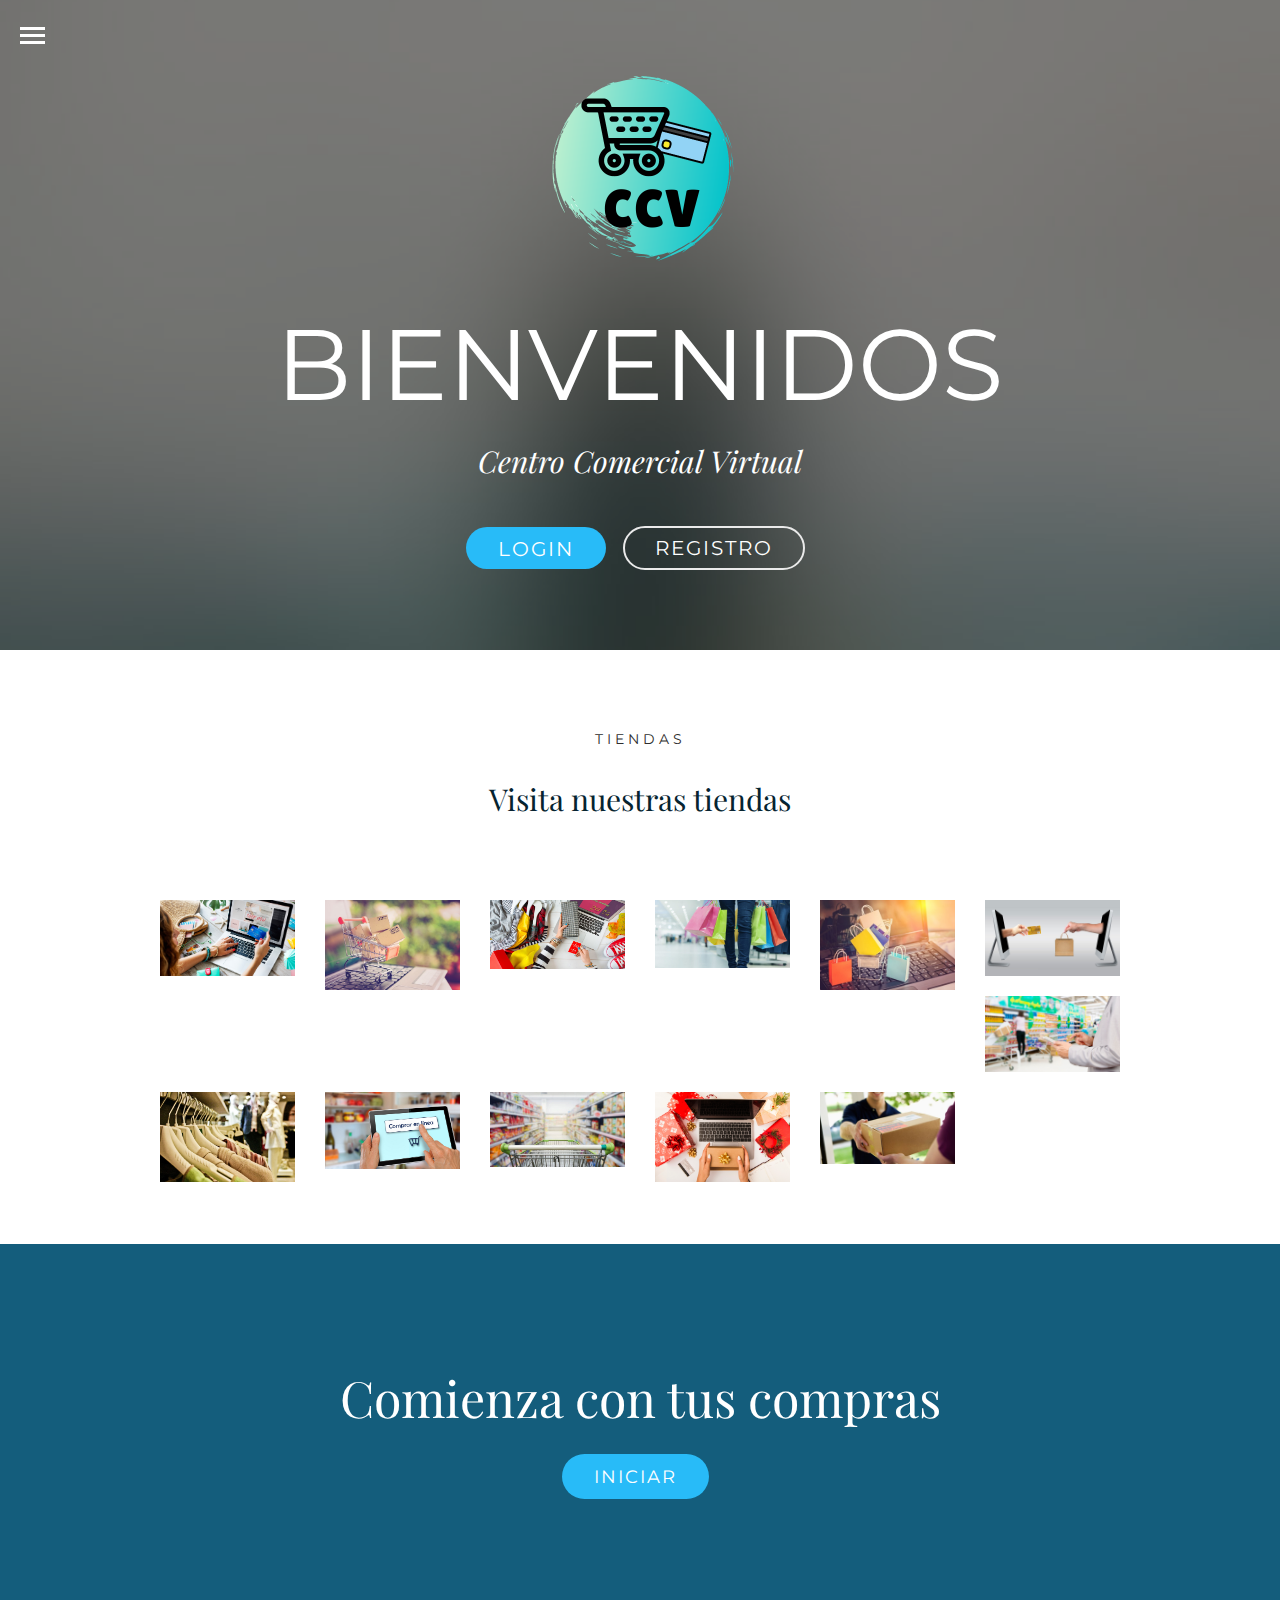
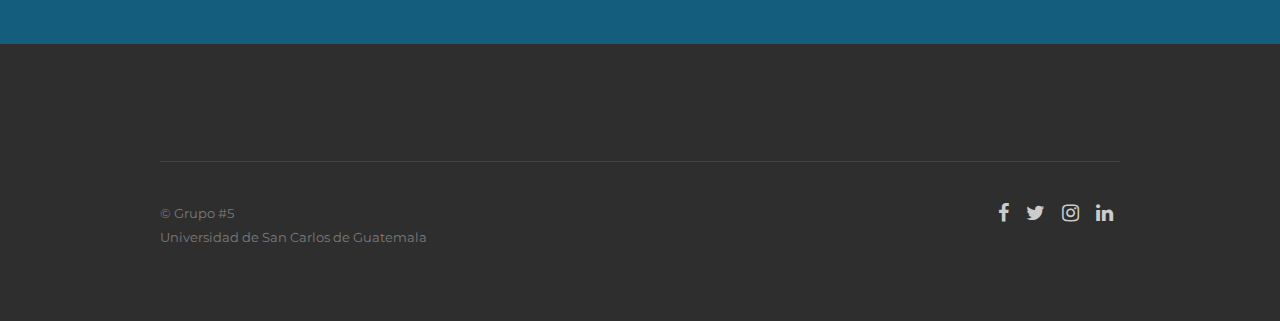
<file: index.html>
<!-- 
//////////////////////////////////////////////////////

FREE HTML5 TEMPLATE 
DESIGNED & DEVELOPED by FREEHTML5.CO

//////////////////////////////////////////////////////
 -->

<!DOCTYPE html>
<!--[if lt IE 7]>      <html class="no-js lt-ie9 lt-ie8 lt-ie7"> <![endif]-->
<!--[if IE 7]>         <html class="no-js lt-ie9 lt-ie8"> <![endif]-->
<!--[if IE 8]>         <html class="no-js lt-ie9"> <![endif]-->
<!--[if gt IE 8]><!--> <html class="no-js"> <!--<![endif]-->
	<head>
	<meta charset="utf-8">
	<meta http-equiv="X-UA-Compatible" content="IE=edge">
	<title>CCV</title>
	<meta name="viewport" content="width=device-width, initial-scale=1">
	<meta name="description" content="Free HTML5 Template by FREEHTML5.CO" />
  	<meta name="keywords" content="free html5, free template, free bootstrap, html5, css3, mobile first, responsive" />
  	<meta name="author" content="FREEHTML5.CO" />

  	<!-- Facebook and Twitter integration -->
	<meta property="og:title" content=""/>
	<meta property="og:image" content=""/>
	<meta property="og:url" content=""/>
	<meta property="og:site_name" content=""/>
	<meta property="og:description" content=""/>
	<meta name="twitter:title" content="" />
	<meta name="twitter:image" content="" />
	<meta name="twitter:url" content="" />
	<meta name="twitter:card" content="" />

  	<!-- Place favicon.ico and apple-touch-icon.png in the root directory -->
  	<link rel="shortcut icon" href="pestana.png">

  	<!-- Google Webfont -->
	<link href='http://fonts.googleapis.com/css?family=Playfair+Display:400,700,400italic|Montserrat:400,700' rel='stylesheet' type='text/css'>
	<!-- Themify Icons -->
	<link rel="stylesheet" href="css/themify-icons.css">
	<!-- FontAwesome Icons -->
	<link rel="stylesheet" href="https://maxcdn.bootstrapcdn.com/font-awesome/4.3.0/css/font-awesome.min.css">
	<!-- Bootstrap -->
	<link rel="stylesheet" href="css/bootstrap.css">
	<!-- Owl Carousel -->
	<link rel="stylesheet" href="css/owl.carousel.min.css">
	<link rel="stylesheet" href="css/owl.theme.default.min.css">
	<!-- Magnific Popup -->
	<link rel="stylesheet" href="css/magnific-popup.css">
	<!-- Easy Responsive Tabs -->
	<link rel="stylesheet" href="css/easy-responsive-tabs.css">
	<!-- Theme Style -->
	<link rel="stylesheet" href="css/style.css">

	
	<!-- FOR IE9 below -->
	<!--[if lt IE 9]>
	<script src="js/modernizr-2.6.2.min.js"></script>
	<script src="js/respond.min.js"></script>
	<![endif]-->

	</head>
	<body data-name="gototop">
		
		<!-- Navigation -->
		<div id="fh5co-main-nav-wrap">
			<div class="fh5co-nav-overlay"></div>
			<div class="fh5co-nav-inner">
				<ul id="fh5co-main-nav">
					<li class="active"><a href="login.html">Inicio</a></li>
				</ul>
			</div>
		</div>
		<!-- Navigation -->

		<!-- Header -->
		<header id="fh5co-header" role="banner">
			<a href="#" class="js-fh5co-nav-toggle fh5co-nav-toggle fh5co-nav-white"><i></i></a>
			<div id="fh5co-logo" class="text-center"><a href="index.html"><img src="images/logo.png" alt="Image"></a></div>
		</header>
		<!-- Header -->
		
		<!-- Hero -->
		<aside role="complementary" id="fh5co-hero" style="background-image: url(images/hero_bg_1.jpg);">
			<div class="fh5co-bg-overlay"></div>
			<div class="container">
				<div class="fh5co-hero-text-wrap">
					<div class="fh5co-hero-text">
						<br class="fh5co-spacer fh5co-spacer-sm">
						</br></br></br></br></br></br>
						<h1>BIENVENIDOS </h1>
						<p><em>Centro Comercial Virtual</em></p>
						<br class="fh5co-spacer fh5co-spacer-sm">
						<p>
							<a href="login.html" 
								class="btn btn-primary fh5co-hero-btn">Login</a>
							<a href="inicioRegistro.html" class="btn btn-outline fh5co-hero-btn">Registro</a>

						</p>
					</div>
				</div>
			</div>
		</aside>
		<!-- Hero -->
		
		<!-- Main -->
		<main role="main">
			
			<!-- Latest Project -->
			<div id="fh5co-latest-project">
				<div class="container">
					<div class="fh5co-section-heading">
						<h2>Tiendas</h2>
						<h3 class="text-center">Visita nuestras tiendas </h3>
					</div>

					<div class="row">
						<div class="col-md-2 col-sm-3 col-xs-6">
							<figu	re><a href="#"><img src="images/crew_1.jpg" alt="Image" class="img-responsive"></a></figure>
						</div>
						<div class="col-md-2 col-sm-3 col-xs-6">
							<figure><a href="#"><img src="images/crew_2.jpg" alt="Image" class="img-responsive"></a></figure>
						</div>
						<div class="col-md-2 col-sm-3 col-xs-6">
							<figure><a href="#"><img src="images/crew_3.jpg" alt="Image" class="img-responsive"></a></figure>
						</div>
						<div class="col-md-2 col-sm-3 col-xs-6">
							<figure><a href="#"><img src="images/crew_4.jpg" alt="Image" class="img-responsive"></a></figure>
						</div>
						<div class="clearfix visible-sm-block"></div>
						<div class="col-md-2 col-sm-3 col-xs-6">
							<figure><a href="#"><img src="images/crew_5.jpg" alt="Image" class="img-responsive"></a></figure>
						</div>
						<div class="col-md-2 col-sm-3 col-xs-6">
							<figure><a href="#"><img src="images/crew_6.jpg" alt="Image" class="img-responsive"></a></figure>
						</div>
						<div class="col-md-2 col-sm-3 col-xs-6">
							<figure><a href="#"><img src="images/crew_7.jpg" alt="Image" class="img-responsive"></a></figure>
						</div>
						<div class="col-md-2 col-sm-3 col-xs-6">
							<figure><a href="#"><img src="images/crew_8.jpg" alt="Image" class="img-responsive"></a></figure>
						</div>
						<div class="clearfix visible-sm-block"></div>
						<div class="col-md-2 col-sm-3 col-xs-6">
							<figure><a href="#"><img src="images/crew_9.jpg" alt="Image" class="img-responsive"></a></figure>
						</div>
						<div class="col-md-2 col-sm-3 col-xs-6">
							<figure><a href="#"><img src="images/crew_10.jpg" alt="Image" class="img-responsive"></a></figure>
						</div>
						<div class="col-md-2 col-sm-3 col-xs-6">
							<figure><a href="#"><img src="images/crew_11.jpg" alt="Image" class="img-responsive"></a></figure>
						</div>
						<div class="col-md-2 col-sm-3 col-xs-6">
							<figure><a href="#"><img src="images/crew_12.jpg" alt="Image" class="img-responsive"></a></figure>
						</div>
						<div class="clearfix visible-sm-block"></div>
					</div>
				</div>
			</div>
		</main>
		<!-- Main -->
		
		<!-- Call to action -->
		<div class="fh5co-call-to-action" style="background-image: url(images/img_wide_1.jpg); background-position: center center;">
			<div class="fh5co-overlay"></div>
			<div class="container">
				<div class="fh5co-call-to-action-wrap">
					<div class="fh5co-call-to-action-inner text-center">
						<h3 class="fh5co-call-to-action-text">Comienza con tus compras</h3>
						<a href="#" class="btn btn-primary btn-lg">Iniciar</a>
					</div>
				</div>
			</div>
		</div>
		<!-- Call to action -->
		
		<!-- Footer -->
		<footer role="contentinfo">
			<div class="container">
				<div class="row">
					<div class="col-md-12">
						<div class="fh5co-copyright">
							<p class="pull-left">&copy;	Grupo #5 <br> Universidad de San Carlos de Guatemala </p> 
							<ul class="pull-right fh5co-footer-social">
								<li><a href="#"><i class="fa fa-facebook"></i></a></li>
								<li><a href="#"><i class="fa fa-twitter"></i></a></li>
								<li><a href="#"><i class="fa fa-instagram"></i></a></li>
								<li><a href="#"><i class="fa fa-linkedin"></i></a></li>
							</ul>
						</div>
					</div>
				</div>
				
			</div>
		</footer>
		<!-- Footer -->
		
		<!-- Go To Top -->
		<a href="#" class="fh5co-gotop"><i class="ti-angle-up"></i></a>
		
			
		<!-- jQuery -->
		<script src="js/jquery-1.10.2.min.js"></script>
		<!-- jQuery Easing -->
		<script src="js/jquery.easing.1.3.js"></script>
		<!-- Bootstrap -->
		<script src="js/bootstrap.js"></script>
		<!-- Owl carousel -->
		<script src="js/owl.carousel.min.js"></script>
		<!-- Magnific Popup -->
		<script src="js/jquery.magnific-popup.min.js"></script>
		<!-- Easy Responsive Tabs -->
		<script src="js/easyResponsiveTabs.js"></script>
		<!-- FastClick for Mobile/Tablets -->
		<script src="js/fastclick.js"></script>
		<!-- Velocity -->
		<script src="js/velocity.min.js"></script>
		<!-- Main JS -->
		<script src="js/main.js"></script>

	</body>
</html>
</file>
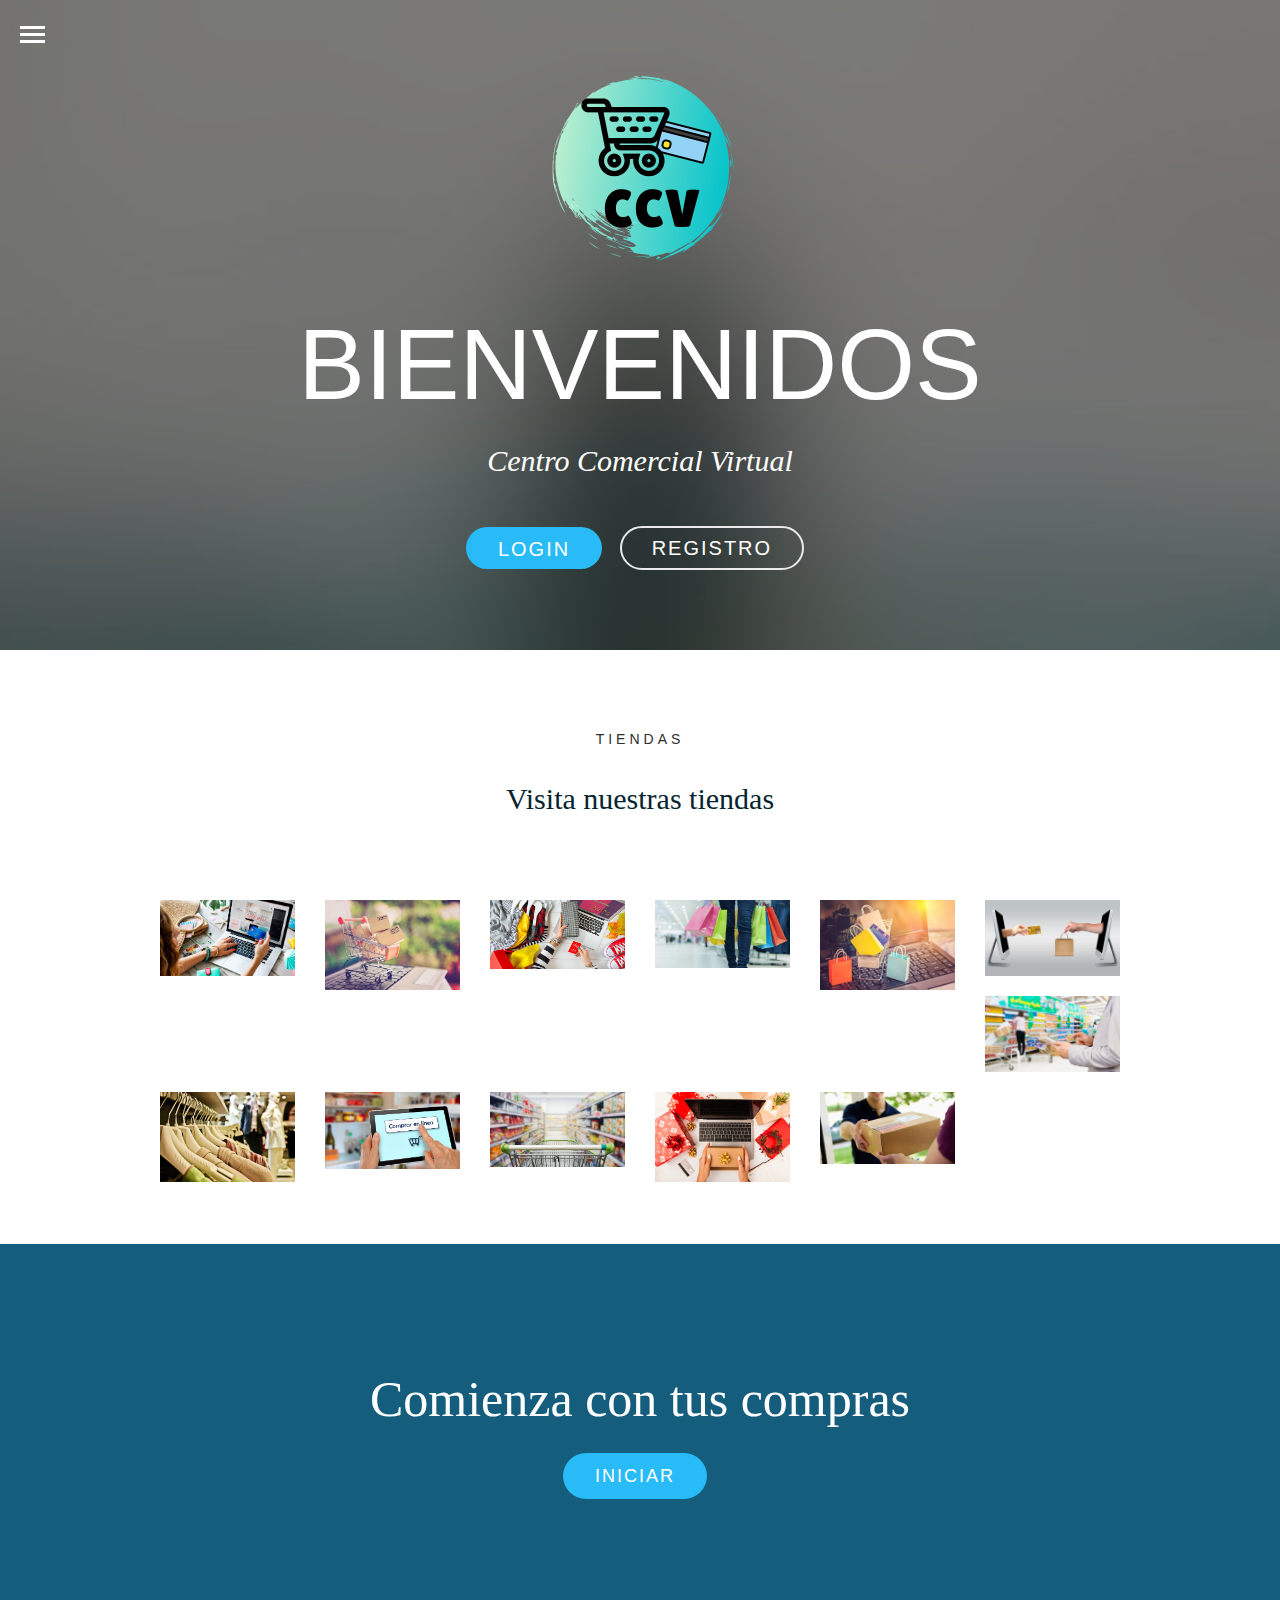
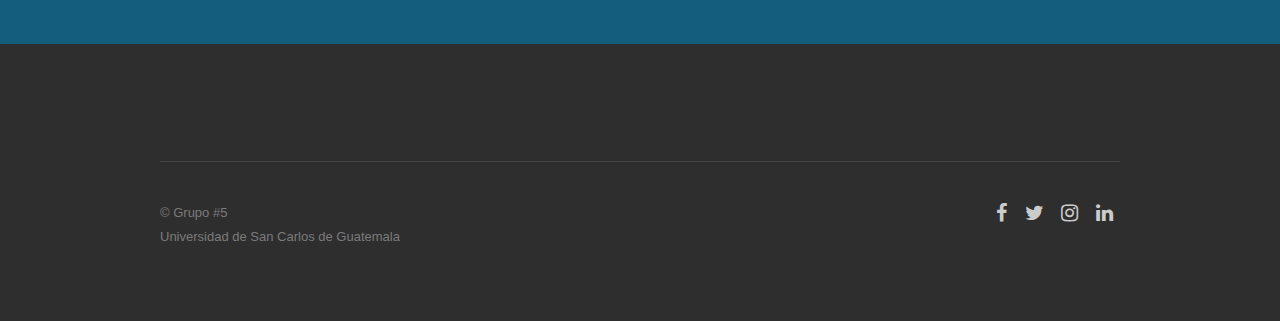
<file: admin/index.html>
<!doctype html>
<html lang="en">
<head>
  <meta charset="utf-8">
  <title>Administrador</title>
  <base href="https://renato776.github.io/ccv/admin/">  <meta name="viewport" content="width=device-width, initial-scale=1">
  <link rel="icon" type="image/x-icon" href="favicon.ico">
<link rel="stylesheet" href="styles.2c3693765b5bb707ed46.css"></head>
<body>
  <app-root></app-root>
<script src="runtime.e227d1a0e31cbccbf8ec.js" defer></script><script src="polyfills.502fbb0d4aefde4e0013.js" defer></script><script src="scripts.2710992006ba3967af0e.js" defer></script><script src="main.12c8b2686c362167a228.js" defer></script></body>
</html>
</file>
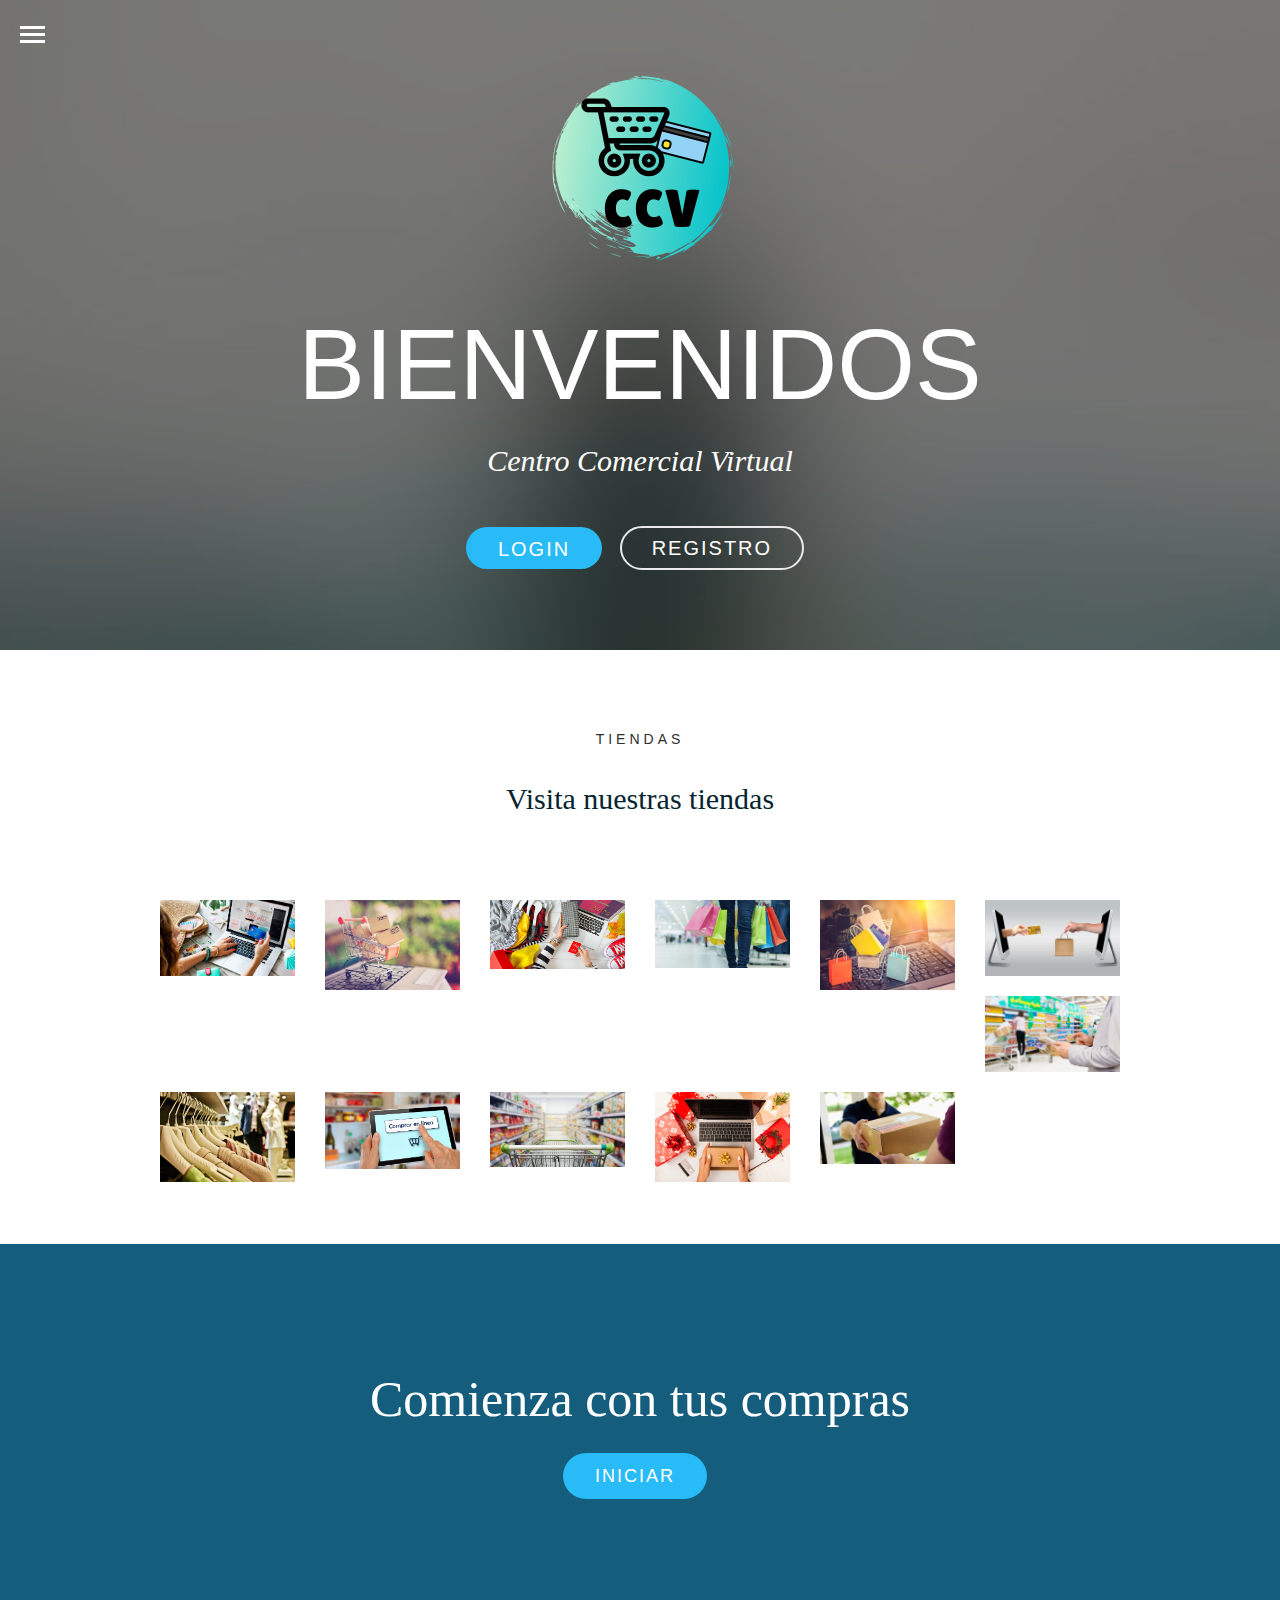
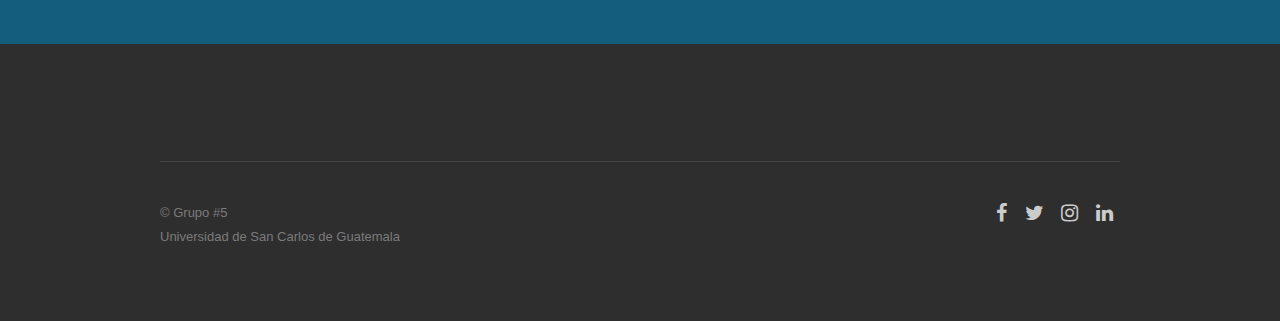
<file: comerciante/index.html>
<!doctype html>
<html lang="en">
<head>
  <meta charset="utf-8">
  <title>Comerciante</title>
  <base href="https://renato776.github.io/ccv/comerciante/">  <meta name="viewport" content="width=device-width, initial-scale=1">
  <link rel="icon" type="image/x-icon" href="favicon.ico">
<link rel="stylesheet" href="styles.61fb7f811c2bf8106745.css"></head>
<body>
  <app-root></app-root>
<script src="runtime.e227d1a0e31cbccbf8ec.js" defer></script><script src="polyfills.4dc3b73f451c53467b36.js" defer></script><script src="main.b9bd2cde23d1ed82289d.js" defer></script></body>
</html>
</file>
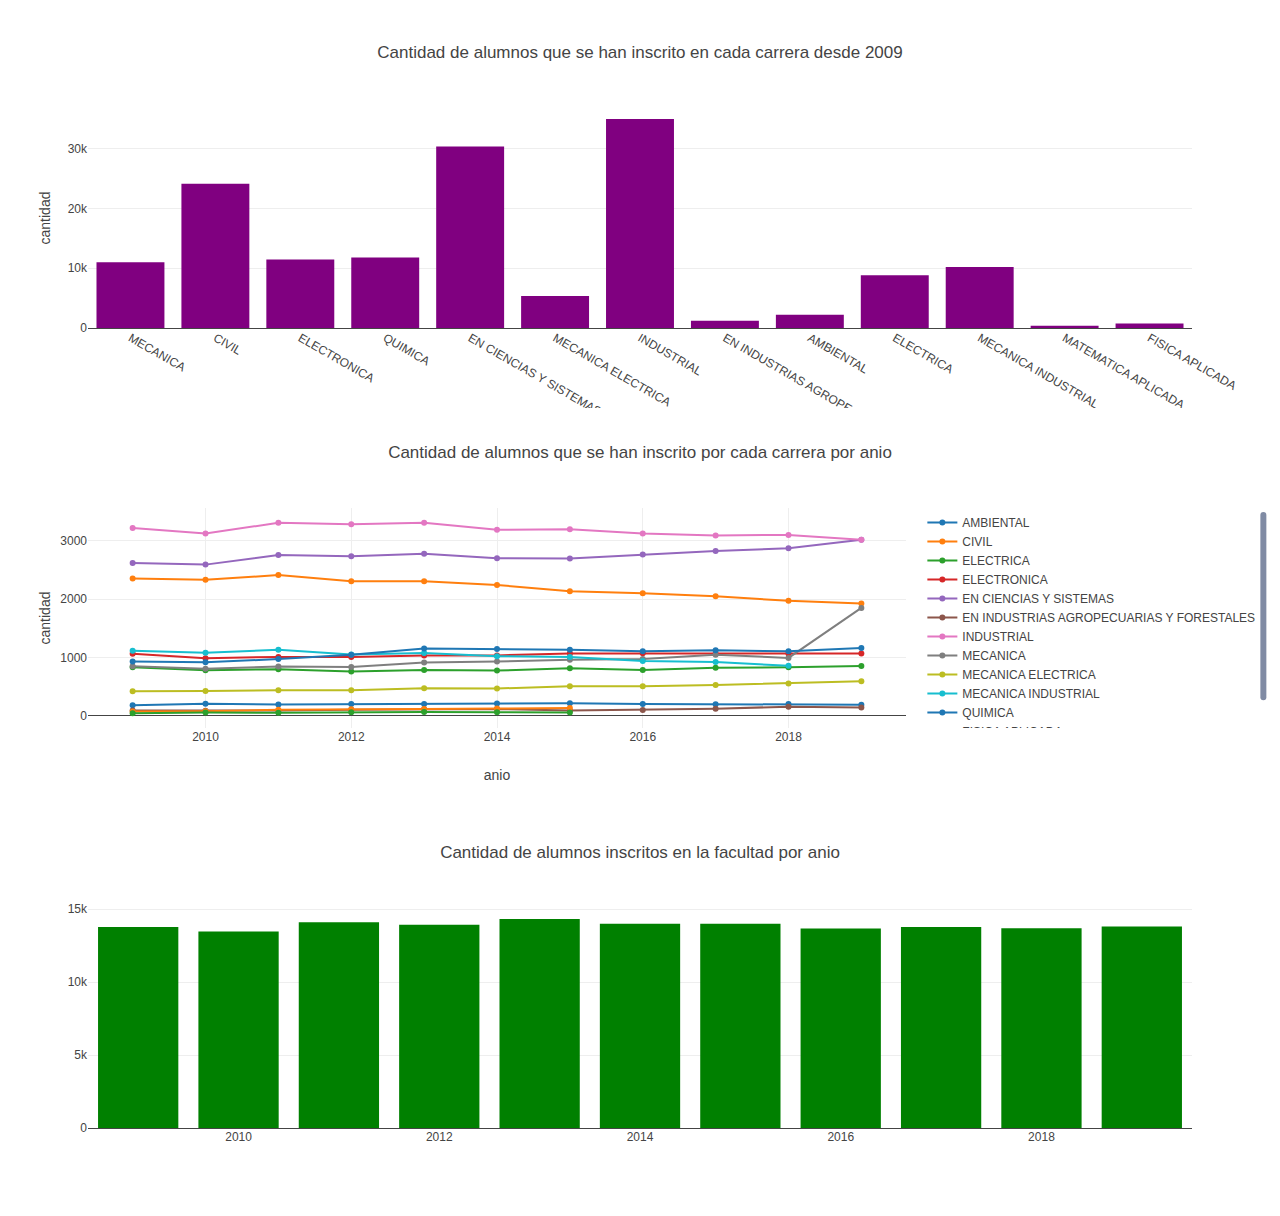
<file: graphs/index.html>
<!doctype html>
<html lang="en">
<head>
	<meta charset="utf-8" />

	<title> Minimal graph </title>

</head>
<body>
	<div>
			<div id="inscritos1" style="width:auto;height:400px;"></div>
			<div id="inscritos2" style="width:auto;height:400px;"></div>
			<div id="inscritos3" style="width:auto;height:400px;"></div>
	</div>
</body>
	<script src="plotly.js"></script>
	<script src="main.js"></script>
</html>
</file>
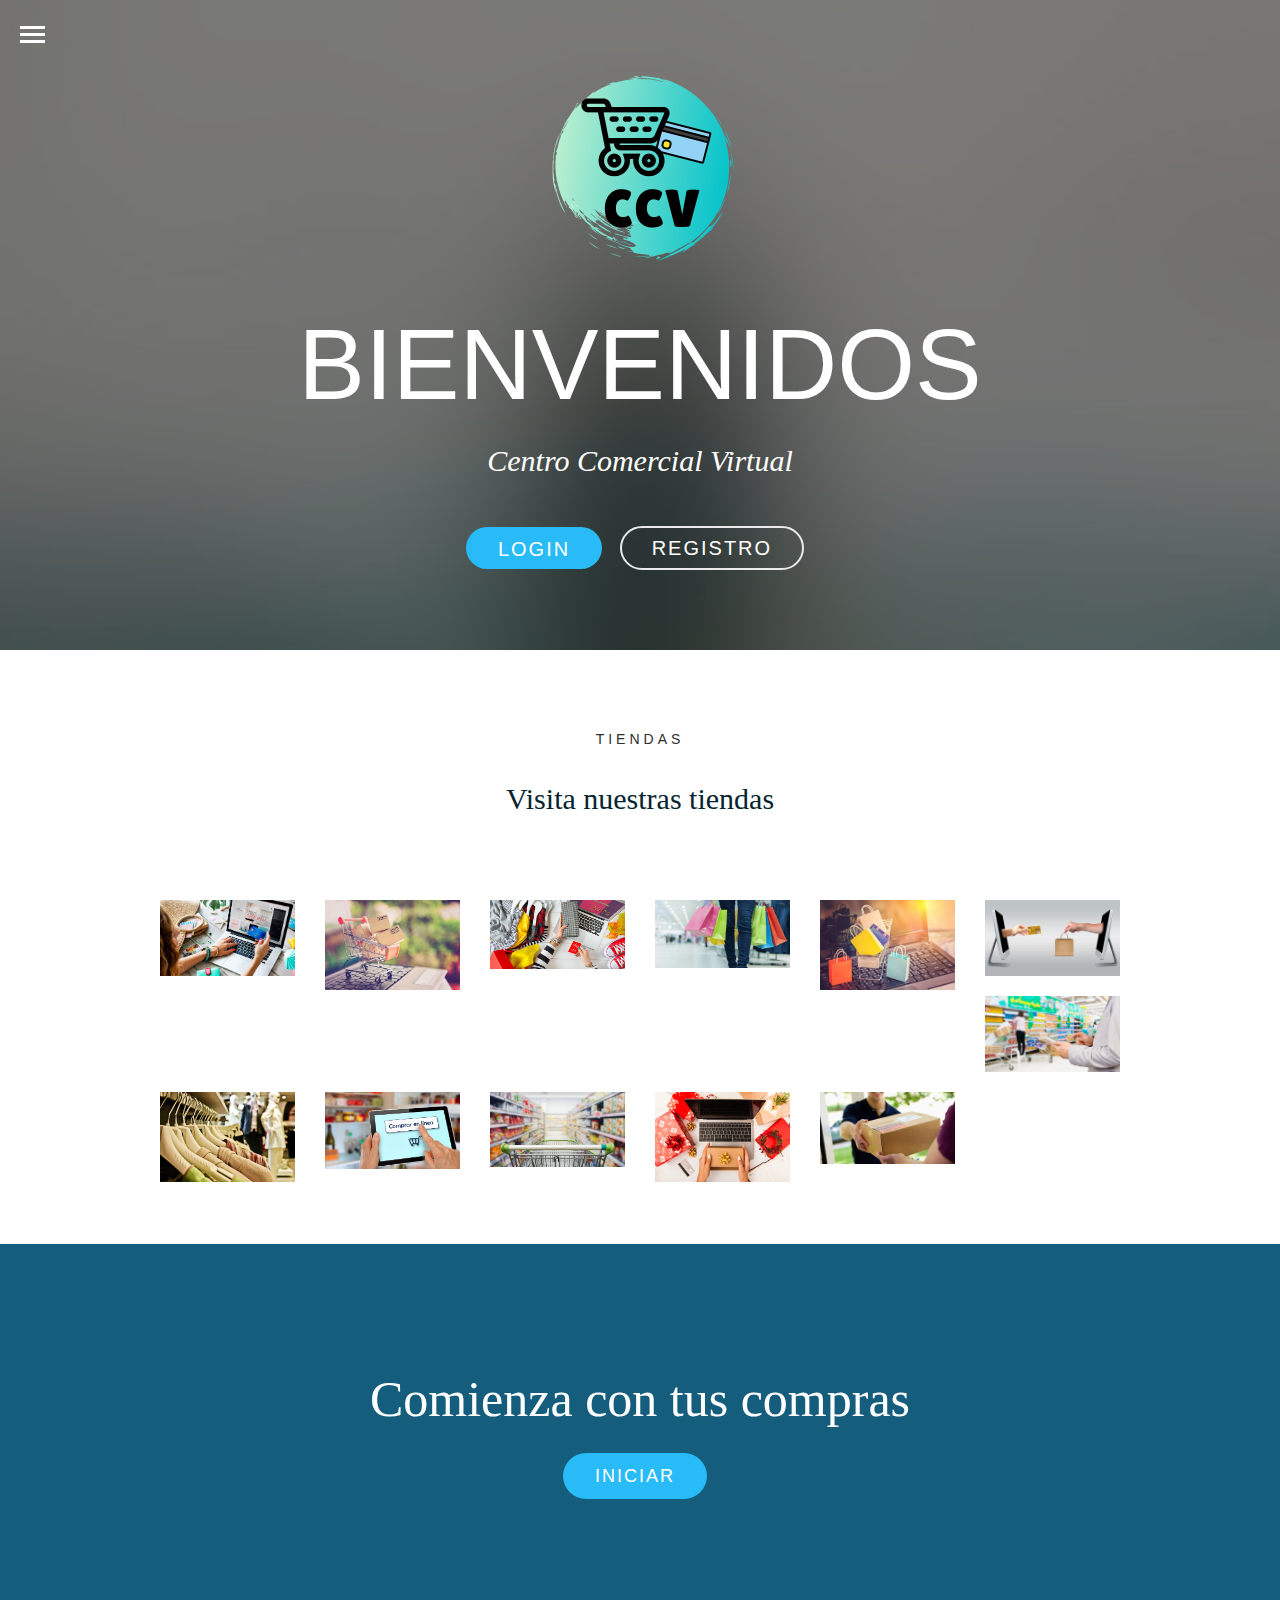
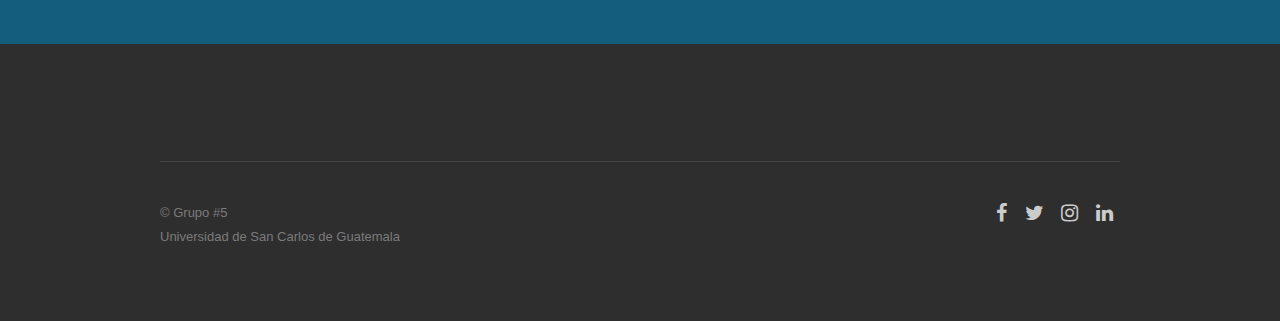
<file: usuario/index.html>
<!doctype html>
<html lang="en">
<head>
  <meta charset="utf-8">
  <title>Usuario</title>
  <base href="https://renato776.github.io/ccv/usuario/">  <meta name="viewport" content="width=device-width, initial-scale=1">
  <link rel="icon" type="image/x-icon" href="favicon.ico">
<link rel="stylesheet" href="styles.32d843a71366612d22b9.css"></head>
<body>
  <app-root></app-root>
<script src="runtime.e227d1a0e31cbccbf8ec.js" defer></script><script src="polyfills.a4021de53358bb0fec14.js" defer></script><script src="scripts.2710992006ba3967af0e.js" defer></script><script src="main.9712b47ff6a6846ff1ab.js" defer></script></body>
</html>
</file>
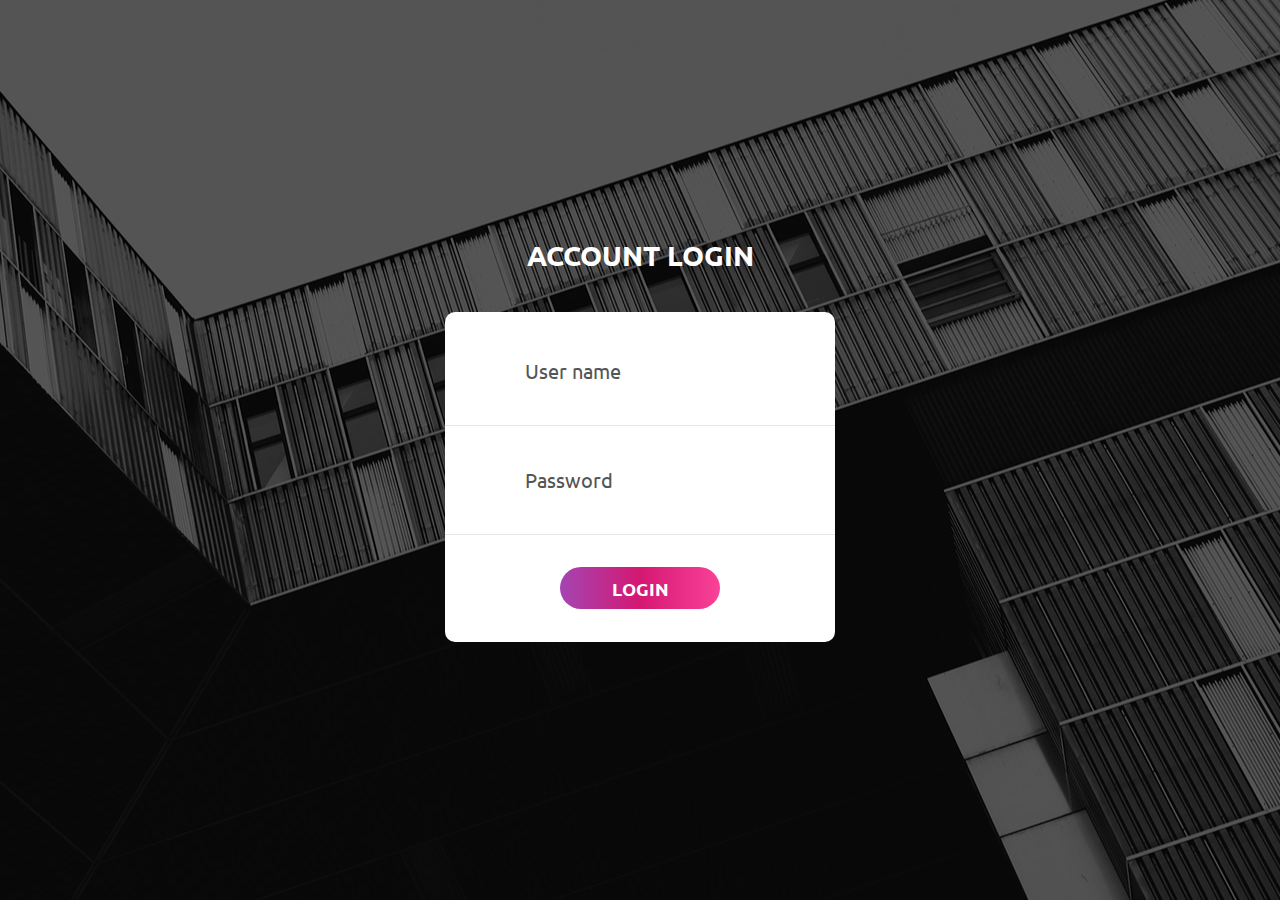
<file: login.html>
<!DOCTYPE html>
<html lang="en">
<head>
	<title>Login</title>
	<meta charset="UTF-8">
	<meta name="viewport" content="width=device-width, initial-scale=1">
<!--===============================================================================================-->	
	<link rel="icon" type="image/png" href="images/icons/favicon.ico"/>
<!--===============================================================================================-->
	<link rel="stylesheet" type="text/css" href="vendor/bootstrap/css/bootstrap.min.css">
<!--===============================================================================================-->
	<link rel="stylesheet" type="text/css" href="fonts/font-awesome-4.7.0/css/font-awesome.min.css">
<!--===============================================================================================-->
	<link rel="stylesheet" type="text/css" href="fonts/Linearicons-Free-v1.0.0/icon-font.min.css">
<!--===============================================================================================-->
	<link rel="stylesheet" type="text/css" href="vendor/animate/animate.css">
<!--===============================================================================================-->	
	<link rel="stylesheet" type="text/css" href="vendor/css-hamburgers/hamburgers.min.css">
<!--===============================================================================================-->
	<link rel="stylesheet" type="text/css" href="vendor/animsition/css/animsition.min.css">
<!--===============================================================================================-->
	<link rel="stylesheet" type="text/css" href="vendor/select2/select2.min.css">
<!--===============================================================================================-->	
	<link rel="stylesheet" type="text/css" href="vendor/daterangepicker/daterangepicker.css">
<!--===============================================================================================-->
	<link rel="stylesheet" type="text/css" href="css/util.css">
	<link rel="stylesheet" type="text/css" href="css/main.css">
<!--===============================================================================================-->
</head>
<body>
	
	<div class="limiter">
		<div class="container-login100" style="background-image: url('images/bg-01.jpg');">
			<div class="wrap-login100 p-t-30 p-b-50">
				<span class="login100-form-title p-b-41">
					Account Login
				</span>
				<form   class="login100-form validate-form p-b-33 p-t-5"
					action="https://h6li2mrz2i.execute-api.us-east-2.amazonaws.com/beta/login" 
					method="post">

					<div class="wrap-input100 validate-input" data-validate = "Enter username">
						<input class="input100" type="text" name="username" placeholder="User name">
						<span class="focus-input100" data-placeholder="&#xe82a;"></span>
					</div>

					<div class="wrap-input100 validate-input" data-validate="Enter password">
						<input class="input100" type="password" name="password" placeholder="Password">
						<span class="focus-input100" data-placeholder="&#xe80f;"></span>
					</div>

					<div class="container-login100-form-btn m-t-32">
						<button class="login100-form-btn">
							Login
						</button>
					</div>

				</form>
			</div>
		</div>
	</div>
	

	<div id="dropDownSelect1"></div>
	
<!--===============================================================================================-->
	<script src="vendor/jquery/jquery-3.2.1.min.js"></script>
<!--===============================================================================================-->
	<script src="vendor/animsition/js/animsition.min.js"></script>
<!--===============================================================================================-->
	<script src="vendor/bootstrap/js/popper.js"></script>
	<script src="vendor/bootstrap/js/bootstrap.min.js"></script>
<!--===============================================================================================-->
	<script src="vendor/select2/select2.min.js"></script>
<!--===============================================================================================-->
	<script src="vendor/daterangepicker/moment.min.js"></script>
	<script src="vendor/daterangepicker/daterangepicker.js"></script>
<!--===============================================================================================-->
	<script src="vendor/countdowntime/countdowntime.js"></script>
<!--===============================================================================================-->
	<script src="js/main.js"></script>

</body>
</html>
</file>
<file: css/themify-icons.css>
@font-face {
	font-family: 'themify';
	src:url('../fonts/themify/themify.eot?-fvbane');
	src:url('../fonts/themify/themify.eot?#iefix-fvbane') format('embedded-opentype'),
		url('../fonts/themify/themify.woff?-fvbane') format('woff'),
		url('../fonts/themify/themify.ttf?-fvbane') format('truetype'),
		url('../fonts/themify/themify.svg?-fvbane#themify') format('svg');
	font-weight: normal;
	font-style: normal;
}

[class^="ti-"], [class*=" ti-"] {
	font-family: 'themify';
	speak: none;
	font-style: normal;
	font-weight: normal;
	font-variant: normal;
	text-transform: none;
	line-height: 1;

	/* Better Font Rendering =========== */
	-webkit-font-smoothing: antialiased;
	-moz-osx-font-smoothing: grayscale;
}

.ti-wand:before {
	content: "\e600";
}
.ti-volume:before {
	content: "\e601";
}
.ti-user:before {
	content: "\e602";
}
.ti-unlock:before {
	content: "\e603";
}
.ti-unlink:before {
	content: "\e604";
}
.ti-trash:before {
	content: "\e605";
}
.ti-thought:before {
	content: "\e606";
}
.ti-target:before {
	content: "\e607";
}
.ti-tag:before {
	content: "\e608";
}
.ti-tablet:before {
	content: "\e609";
}
.ti-star:before {
	content: "\e60a";
}
.ti-spray:before {
	content: "\e60b";
}
.ti-signal:before {
	content: "\e60c";
}
.ti-shopping-cart:before {
	content: "\e60d";
}
.ti-shopping-cart-full:before {
	content: "\e60e";
}
.ti-settings:before {
	content: "\e60f";
}
.ti-search:before {
	content: "\e610";
}
.ti-zoom-in:before {
	content: "\e611";
}
.ti-zoom-out:before {
	content: "\e612";
}
.ti-cut:before {
	content: "\e613";
}
.ti-ruler:before {
	content: "\e614";
}
.ti-ruler-pencil:before {
	content: "\e615";
}
.ti-ruler-alt:before {
	content: "\e616";
}
.ti-bookmark:before {
	content: "\e617";
}
.ti-bookmark-alt:before {
	content: "\e618";
}
.ti-reload:before {
	content: "\e619";
}
.ti-plus:before {
	content: "\e61a";
}
.ti-pin:before {
	content: "\e61b";
}
.ti-pencil:before {
	content: "\e61c";
}
.ti-pencil-alt:before {
	content: "\e61d";
}
.ti-paint-roller:before {
	content: "\e61e";
}
.ti-paint-bucket:before {
	content: "\e61f";
}
.ti-na:before {
	content: "\e620";
}
.ti-mobile:before {
	content: "\e621";
}
.ti-minus:before {
	content: "\e622";
}
.ti-medall:before {
	content: "\e623";
}
.ti-medall-alt:before {
	content: "\e624";
}
.ti-marker:before {
	content: "\e625";
}
.ti-marker-alt:before {
	content: "\e626";
}
.ti-arrow-up:before {
	content: "\e627";
}
.ti-arrow-right:before {
	content: "\e628";
}
.ti-arrow-left:before {
	content: "\e629";
}
.ti-arrow-down:before {
	content: "\e62a";
}
.ti-lock:before {
	content: "\e62b";
}
.ti-location-arrow:before {
	content: "\e62c";
}
.ti-link:before {
	content: "\e62d";
}
.ti-layout:before {
	content: "\e62e";
}
.ti-layers:before {
	content: "\e62f";
}
.ti-layers-alt:before {
	content: "\e630";
}
.ti-key:before {
	content: "\e631";
}
.ti-import:before {
	content: "\e632";
}
.ti-image:before {
	content: "\e633";
}
.ti-heart:before {
	content: "\e634";
}
.ti-heart-broken:before {
	content: "\e635";
}
.ti-hand-stop:before {
	content: "\e636";
}
.ti-hand-open:before {
	content: "\e637";
}
.ti-hand-drag:before {
	content: "\e638";
}
.ti-folder:before {
	content: "\e639";
}
.ti-flag:before {
	content: "\e63a";
}
.ti-flag-alt:before {
	content: "\e63b";
}
.ti-flag-alt-2:before {
	content: "\e63c";
}
.ti-eye:before {
	content: "\e63d";
}
.ti-export:before {
	content: "\e63e";
}
.ti-exchange-vertical:before {
	content: "\e63f";
}
.ti-desktop:before {
	content: "\e640";
}
.ti-cup:before {
	content: "\e641";
}
.ti-crown:before {
	content: "\e642";
}
.ti-comments:before {
	content: "\e643";
}
.ti-comment:before {
	content: "\e644";
}
.ti-comment-alt:before {
	content: "\e645";
}
.ti-close:before {
	content: "\e646";
}
.ti-clip:before {
	content: "\e647";
}
.ti-angle-up:before {
	content: "\e648";
}
.ti-angle-right:before {
	content: "\e649";
}
.ti-angle-left:before {
	content: "\e64a";
}
.ti-angle-down:before {
	content: "\e64b";
}
.ti-check:before {
	content: "\e64c";
}
.ti-check-box:before {
	content: "\e64d";
}
.ti-camera:before {
	content: "\e64e";
}
.ti-announcement:before {
	content: "\e64f";
}
.ti-brush:before {
	content: "\e650";
}
.ti-briefcase:before {
	content: "\e651";
}
.ti-bolt:before {
	content: "\e652";
}
.ti-bolt-alt:before {
	content: "\e653";
}
.ti-blackboard:before {
	content: "\e654";
}
.ti-bag:before {
	content: "\e655";
}
.ti-move:before {
	content: "\e656";
}
.ti-arrows-vertical:before {
	content: "\e657";
}
.ti-arrows-horizontal:before {
	content: "\e658";
}
.ti-fullscreen:before {
	content: "\e659";
}
.ti-arrow-top-right:before {
	content: "\e65a";
}
.ti-arrow-top-left:before {
	content: "\e65b";
}
.ti-arrow-circle-up:before {
	content: "\e65c";
}
.ti-arrow-circle-right:before {
	content: "\e65d";
}
.ti-arrow-circle-left:before {
	content: "\e65e";
}
.ti-arrow-circle-down:before {
	content: "\e65f";
}
.ti-angle-double-up:before {
	content: "\e660";
}
.ti-angle-double-right:before {
	content: "\e661";
}
.ti-angle-double-left:before {
	content: "\e662";
}
.ti-angle-double-down:before {
	content: "\e663";
}
.ti-zip:before {
	content: "\e664";
}
.ti-world:before {
	content: "\e665";
}
.ti-wheelchair:before {
	content: "\e666";
}
.ti-view-list:before {
	content: "\e667";
}
.ti-view-list-alt:before {
	content: "\e668";
}
.ti-view-grid:before {
	content: "\e669";
}
.ti-uppercase:before {
	content: "\e66a";
}
.ti-upload:before {
	content: "\e66b";
}
.ti-underline:before {
	content: "\e66c";
}
.ti-truck:before {
	content: "\e66d";
}
.ti-timer:before {
	content: "\e66e";
}
.ti-ticket:before {
	content: "\e66f";
}
.ti-thumb-up:before {
	content: "\e670";
}
.ti-thumb-down:before {
	content: "\e671";
}
.ti-text:before {
	content: "\e672";
}
.ti-stats-up:before {
	content: "\e673";
}
.ti-stats-down:before {
	content: "\e674";
}
.ti-split-v:before {
	content: "\e675";
}
.ti-split-h:before {
	content: "\e676";
}
.ti-smallcap:before {
	content: "\e677";
}
.ti-shine:before {
	content: "\e678";
}
.ti-shift-right:before {
	content: "\e679";
}
.ti-shift-left:before {
	content: "\e67a";
}
.ti-shield:before {
	content: "\e67b";
}
.ti-notepad:before {
	content: "\e67c";
}
.ti-server:before {
	content: "\e67d";
}
.ti-quote-right:before {
	content: "\e67e";
}
.ti-quote-left:before {
	content: "\e67f";
}
.ti-pulse:before {
	content: "\e680";
}
.ti-printer:before {
	content: "\e681";
}
.ti-power-off:before {
	content: "\e682";
}
.ti-plug:before {
	content: "\e683";
}
.ti-pie-chart:before {
	content: "\e684";
}
.ti-paragraph:before {
	content: "\e685";
}
.ti-panel:before {
	content: "\e686";
}
.ti-package:before {
	content: "\e687";
}
.ti-music:before {
	content: "\e688";
}
.ti-music-alt:before {
	content: "\e689";
}
.ti-mouse:before {
	content: "\e68a";
}
.ti-mouse-alt:before {
	content: "\e68b";
}
.ti-money:before {
	content: "\e68c";
}
.ti-microphone:before {
	content: "\e68d";
}
.ti-menu:before {
	content: "\e68e";
}
.ti-menu-alt:before {
	content: "\e68f";
}
.ti-map:before {
	content: "\e690";
}
.ti-map-alt:before {
	content: "\e691";
}
.ti-loop:before {
	content: "\e692";
}
.ti-location-pin:before {
	content: "\e693";
}
.ti-list:before {
	content: "\e694";
}
.ti-light-bulb:before {
	content: "\e695";
}
.ti-Italic:before {
	content: "\e696";
}
.ti-info:before {
	content: "\e697";
}
.ti-infinite:before {
	content: "\e698";
}
.ti-id-badge:before {
	content: "\e699";
}
.ti-hummer:before {
	content: "\e69a";
}
.ti-home:before {
	content: "\e69b";
}
.ti-help:before {
	content: "\e69c";
}
.ti-headphone:before {
	content: "\e69d";
}
.ti-harddrives:before {
	content: "\e69e";
}
.ti-harddrive:before {
	content: "\e69f";
}
.ti-gift:before {
	content: "\e6a0";
}
.ti-game:before {
	content: "\e6a1";
}
.ti-filter:before {
	content: "\e6a2";
}
.ti-files:before {
	content: "\e6a3";
}
.ti-file:before {
	content: "\e6a4";
}
.ti-eraser:before {
	content: "\e6a5";
}
.ti-envelope:before {
	content: "\e6a6";
}
.ti-download:before {
	content: "\e6a7";
}
.ti-direction:before {
	content: "\e6a8";
}
.ti-direction-alt:before {
	content: "\e6a9";
}
.ti-dashboard:before {
	content: "\e6aa";
}
.ti-control-stop:before {
	content: "\e6ab";
}
.ti-control-shuffle:before {
	content: "\e6ac";
}
.ti-control-play:before {
	content: "\e6ad";
}
.ti-control-pause:before {
	content: "\e6ae";
}
.ti-control-forward:before {
	content: "\e6af";
}
.ti-control-backward:before {
	content: "\e6b0";
}
.ti-cloud:before {
	content: "\e6b1";
}
.ti-cloud-up:before {
	content: "\e6b2";
}
.ti-cloud-down:before {
	content: "\e6b3";
}
.ti-clipboard:before {
	content: "\e6b4";
}
.ti-car:before {
	content: "\e6b5";
}
.ti-calendar:before {
	content: "\e6b6";
}
.ti-book:before {
	content: "\e6b7";
}
.ti-bell:before {
	content: "\e6b8";
}
.ti-basketball:before {
	content: "\e6b9";
}
.ti-bar-chart:before {
	content: "\e6ba";
}
.ti-bar-chart-alt:before {
	content: "\e6bb";
}
.ti-back-right:before {
	content: "\e6bc";
}
.ti-back-left:before {
	content: "\e6bd";
}
.ti-arrows-corner:before {
	content: "\e6be";
}
.ti-archive:before {
	content: "\e6bf";
}
.ti-anchor:before {
	content: "\e6c0";
}
.ti-align-right:before {
	content: "\e6c1";
}
.ti-align-left:before {
	content: "\e6c2";
}
.ti-align-justify:before {
	content: "\e6c3";
}
.ti-align-center:before {
	content: "\e6c4";
}
.ti-alert:before {
	content: "\e6c5";
}
.ti-alarm-clock:before {
	content: "\e6c6";
}
.ti-agenda:before {
	content: "\e6c7";
}
.ti-write:before {
	content: "\e6c8";
}
.ti-window:before {
	content: "\e6c9";
}
.ti-widgetized:before {
	content: "\e6ca";
}
.ti-widget:before {
	content: "\e6cb";
}
.ti-widget-alt:before {
	content: "\e6cc";
}
.ti-wallet:before {
	content: "\e6cd";
}
.ti-video-clapper:before {
	content: "\e6ce";
}
.ti-video-camera:before {
	content: "\e6cf";
}
.ti-vector:before {
	content: "\e6d0";
}
.ti-themify-logo:before {
	content: "\e6d1";
}
.ti-themify-favicon:before {
	content: "\e6d2";
}
.ti-themify-favicon-alt:before {
	content: "\e6d3";
}
.ti-support:before {
	content: "\e6d4";
}
.ti-stamp:before {
	content: "\e6d5";
}
.ti-split-v-alt:before {
	content: "\e6d6";
}
.ti-slice:before {
	content: "\e6d7";
}
.ti-shortcode:before {
	content: "\e6d8";
}
.ti-shift-right-alt:before {
	content: "\e6d9";
}
.ti-shift-left-alt:before {
	content: "\e6da";
}
.ti-ruler-alt-2:before {
	content: "\e6db";
}
.ti-receipt:before {
	content: "\e6dc";
}
.ti-pin2:before {
	content: "\e6dd";
}
.ti-pin-alt:before {
	content: "\e6de";
}
.ti-pencil-alt2:before {
	content: "\e6df";
}
.ti-palette:before {
	content: "\e6e0";
}
.ti-more:before {
	content: "\e6e1";
}
.ti-more-alt:before {
	content: "\e6e2";
}
.ti-microphone-alt:before {
	content: "\e6e3";
}
.ti-magnet:before {
	content: "\e6e4";
}
.ti-line-double:before {
	content: "\e6e5";
}
.ti-line-dotted:before {
	content: "\e6e6";
}
.ti-line-dashed:before {
	content: "\e6e7";
}
.ti-layout-width-full:before {
	content: "\e6e8";
}
.ti-layout-width-default:before {
	content: "\e6e9";
}
.ti-layout-width-default-alt:before {
	content: "\e6ea";
}
.ti-layout-tab:before {
	content: "\e6eb";
}
.ti-layout-tab-window:before {
	content: "\e6ec";
}
.ti-layout-tab-v:before {
	content: "\e6ed";
}
.ti-layout-tab-min:before {
	content: "\e6ee";
}
.ti-layout-slider:before {
	content: "\e6ef";
}
.ti-layout-slider-alt:before {
	content: "\e6f0";
}
.ti-layout-sidebar-right:before {
	content: "\e6f1";
}
.ti-layout-sidebar-none:before {
	content: "\e6f2";
}
.ti-layout-sidebar-left:before {
	content: "\e6f3";
}
.ti-layout-placeholder:before {
	content: "\e6f4";
}
.ti-layout-menu:before {
	content: "\e6f5";
}
.ti-layout-menu-v:before {
	content: "\e6f6";
}
.ti-layout-menu-separated:before {
	content: "\e6f7";
}
.ti-layout-menu-full:before {
	content: "\e6f8";
}
.ti-layout-media-right-alt:before {
	content: "\e6f9";
}
.ti-layout-media-right:before {
	content: "\e6fa";
}
.ti-layout-media-overlay:before {
	content: "\e6fb";
}
.ti-layout-media-overlay-alt:before {
	content: "\e6fc";
}
.ti-layout-media-overlay-alt-2:before {
	content: "\e6fd";
}
.ti-layout-media-left-alt:before {
	content: "\e6fe";
}
.ti-layout-media-left:before {
	content: "\e6ff";
}
.ti-layout-media-center-alt:before {
	content: "\e700";
}
.ti-layout-media-center:before {
	content: "\e701";
}
.ti-layout-list-thumb:before {
	content: "\e702";
}
.ti-layout-list-thumb-alt:before {
	content: "\e703";
}
.ti-layout-list-post:before {
	content: "\e704";
}
.ti-layout-list-large-image:before {
	content: "\e705";
}
.ti-layout-line-solid:before {
	content: "\e706";
}
.ti-layout-grid4:before {
	content: "\e707";
}
.ti-layout-grid3:before {
	content: "\e708";
}
.ti-layout-grid2:before {
	content: "\e709";
}
.ti-layout-grid2-thumb:before {
	content: "\e70a";
}
.ti-layout-cta-right:before {
	content: "\e70b";
}
.ti-layout-cta-left:before {
	content: "\e70c";
}
.ti-layout-cta-center:before {
	content: "\e70d";
}
.ti-layout-cta-btn-right:before {
	content: "\e70e";
}
.ti-layout-cta-btn-left:before {
	content: "\e70f";
}
.ti-layout-column4:before {
	content: "\e710";
}
.ti-layout-column3:before {
	content: "\e711";
}
.ti-layout-column2:before {
	content: "\e712";
}
.ti-layout-accordion-separated:before {
	content: "\e713";
}
.ti-layout-accordion-merged:before {
	content: "\e714";
}
.ti-layout-accordion-list:before {
	content: "\e715";
}
.ti-ink-pen:before {
	content: "\e716";
}
.ti-info-alt:before {
	content: "\e717";
}
.ti-help-alt:before {
	content: "\e718";
}
.ti-headphone-alt:before {
	content: "\e719";
}
.ti-hand-point-up:before {
	content: "\e71a";
}
.ti-hand-point-right:before {
	content: "\e71b";
}
.ti-hand-point-left:before {
	content: "\e71c";
}
.ti-hand-point-down:before {
	content: "\e71d";
}
.ti-gallery:before {
	content: "\e71e";
}
.ti-face-smile:before {
	content: "\e71f";
}
.ti-face-sad:before {
	content: "\e720";
}
.ti-credit-card:before {
	content: "\e721";
}
.ti-control-skip-forward:before {
	content: "\e722";
}
.ti-control-skip-backward:before {
	content: "\e723";
}
.ti-control-record:before {
	content: "\e724";
}
.ti-control-eject:before {
	content: "\e725";
}
.ti-comments-smiley:before {
	content: "\e726";
}
.ti-brush-alt:before {
	content: "\e727";
}
.ti-youtube:before {
	content: "\e728";
}
.ti-vimeo:before {
	content: "\e729";
}
.ti-twitter:before {
	content: "\e72a";
}
.ti-time:before {
	content: "\e72b";
}
.ti-tumblr:before {
	content: "\e72c";
}
.ti-skype:before {
	content: "\e72d";
}
.ti-share:before {
	content: "\e72e";
}
.ti-share-alt:before {
	content: "\e72f";
}
.ti-rocket:before {
	content: "\e730";
}
.ti-pinterest:before {
	content: "\e731";
}
.ti-new-window:before {
	content: "\e732";
}
.ti-microsoft:before {
	content: "\e733";
}
.ti-list-ol:before {
	content: "\e734";
}
.ti-linkedin:before {
	content: "\e735";
}
.ti-layout-sidebar-2:before {
	content: "\e736";
}
.ti-layout-grid4-alt:before {
	content: "\e737";
}
.ti-layout-grid3-alt:before {
	content: "\e738";
}
.ti-layout-grid2-alt:before {
	content: "\e739";
}
.ti-layout-column4-alt:before {
	content: "\e73a";
}
.ti-layout-column3-alt:before {
	content: "\e73b";
}
.ti-layout-column2-alt:before {
	content: "\e73c";
}
.ti-instagram:before {
	content: "\e73d";
}
.ti-google:before {
	content: "\e73e";
}
.ti-github:before {
	content: "\e73f";
}
.ti-flickr:before {
	content: "\e740";
}
.ti-facebook:before {
	content: "\e741";
}
.ti-dropbox:before {
	content: "\e742";
}
.ti-dribbble:before {
	content: "\e743";
}
.ti-apple:before {
	content: "\e744";
}
.ti-android:before {
	content: "\e745";
}
.ti-save:before {
	content: "\e746";
}
.ti-save-alt:before {
	content: "\e747";
}
.ti-yahoo:before {
	content: "\e748";
}
.ti-wordpress:before {
	content: "\e749";
}
.ti-vimeo-alt:before {
	content: "\e74a";
}
.ti-twitter-alt:before {
	content: "\e74b";
}
.ti-tumblr-alt:before {
	content: "\e74c";
}
.ti-trello:before {
	content: "\e74d";
}
.ti-stack-overflow:before {
	content: "\e74e";
}
.ti-soundcloud:before {
	content: "\e74f";
}
.ti-sharethis:before {
	content: "\e750";
}
.ti-sharethis-alt:before {
	content: "\e751";
}
.ti-reddit:before {
	content: "\e752";
}
.ti-pinterest-alt:before {
	content: "\e753";
}
.ti-microsoft-alt:before {
	content: "\e754";
}
.ti-linux:before {
	content: "\e755";
}
.ti-jsfiddle:before {
	content: "\e756";
}
.ti-joomla:before {
	content: "\e757";
}
.ti-html5:before {
	content: "\e758";
}
.ti-flickr-alt:before {
	content: "\e759";
}
.ti-email:before {
	content: "\e75a";
}
.ti-drupal:before {
	content: "\e75b";
}
.ti-dropbox-alt:before {
	content: "\e75c";
}
.ti-css3:before {
	content: "\e75d";
}
.ti-rss:before {
	content: "\e75e";
}
.ti-rss-alt:before {
	content: "\e75f";
}
</file>
<file: css/easy-responsive-tabs.css>
.resp-tabs-list, .resp-tabs-list p {
    margin: 0px;
    padding: 0px;
}
.resp-tabs-list {
    display: inline-block;
}
.resp-tabs-list li {
    font-weight: 600;
    font-size: 16px;
    display: inline-block;
    padding: 18px 15px;
    margin: 0 4px 0 0;
    list-style: none;
    cursor: pointer;
}

.resp-tabs-container {
    padding: 0px;
    background-color: #fff;
    clear: left;
}

h2.resp-accordion {
    cursor: pointer;
    padding: 5px;
    display: none;
    
}
.resp-tab-content {
    display: none;
    padding: 15px;
    padding-top: 30px;
    text-align: left;
    box-shadow: none;
}
.text-center .resp-tab-content,
.text-center .resp-accordion {
    text-align: left;
}

.resp-tab-active {
	border: 1px solid #ebebeb !important;
	border-bottom: none;
	margin-bottom: -1px !important;
	padding: 17px 14px 19px 14px !important;
	border-top: 1px solid #ebebeb !important;
	border-bottom: 0px #fff solid !important;
    border-top-left-radius: 4px;
    border-top-right-radius: 4px;
}

.resp-tab-active {
    border-bottom: none;
    background-color: #fff;
}

.resp-content-active, .resp-accordion-active {
    display: block;
}

.resp-tab-content {
    border: none;
    border-top: 1px solid #ebebeb;
    /*border-left-color: transparent;
    border-left-color: transparent;*/
	/*border-top-color: #ebebeb;*/
}

h2.resp-accordion {
    font-size: 13px;
    border: 1px solid #ebebeb;
    border-top: 0px solid #ebebeb;
    margin: 0px;
    padding: 10px 15px;
}

h2.resp-tab-active {
    border-bottom: 0px solid #ebebeb !important;
    margin-bottom: 0px !important;
    padding: 10px 15px !important;
}

h2.resp-tab-title:last-child {
    border-bottom: 12px solid #ebebeb !important;
    background: blue;
}

/*-----------Vertical tabs-----------*/
.resp-vtabs ul.resp-tabs-list {
    float: left;
    width: 30%;
}

.resp-vtabs .resp-tabs-list li {
    display: block;
    padding: 19px 15px !important;
    margin: 0 0 4px;
    cursor: pointer;
    float: none;
}

.resp-vtabs .resp-tabs-container {
    padding: 0px;
    background-color: #fff;
    /*border: 1px solid #ebebeb;*/
    border-left: 1px solid #ebebeb;
    float: left;
    width: 68%;
    min-height: 250px;
    border-radius: 4px;
    clear: none;
}

.resp-vtabs .resp-tab-content {
    border: none;
    word-wrap: break-word;
    padding-left: 30px;
}

.resp-vtabs li.resp-tab-active { 
    position: relative;
    z-index: 1;
    margin-right: -1px !important;
    padding: 18px 15px 19px 14px !important;
    /*border-top: 1px solid;*/
    border: 1px solid #ebebeb !important;
    border-left: 1px solid #ebebeb !important;
    border-left: none !important;
    margin-bottom: 4px !important;
    border-right: 1px #FFF solid !important;
    border-top-left-radius: 0px;
    border-top-right-radius: 0px;
}

.resp-arrow {
    float: right;
    margin-top: 10px;
    -moz-transition:    all .2s ease;
    -o-transition:      all .2s ease;
    -webkit-transition: all .2s ease;
    transition:         all .2s ease;
}

h2.resp-tab-active span.resp-arrow {
    -ms-transform: rotate(180deg); /* IE 9 */
    -webkit-transform: rotate(180deg); /* Chrome, Safari, Opera */
    transform: rotate(180deg);
}

/*-----------Accordion styles-----------*/
h2.resp-tab-active {
    background: #DBDBDB;/* !important;*/
}

.resp-easy-accordion h2.resp-accordion {
    display: block;
}


.resp-easy-accordion .resp-tab-content:last-child {
    border-bottom: 1px solid #ebebeb;/* !important;*/
}

.resp-jfit {
    width: 100%;
    margin: 0px;
}

.resp-tab-content-active {
    display: block;
}

h2.resp-accordion:first-child {
    border-top: 1px solid #ebebeb;/* !important;*/
}
.resp-accordion.resp-tab-active {
    border-top: none;
}

/*Here your can change the breakpoint to set the accordion, when screen resolution changed*/
@media only screen and (max-width: 768px) {
    ul.resp-tabs-list {
        display: none;
    }

    h2.resp-accordion {
        display: block;
    }
    .resp-tab-content {
        border: 1px solid #ebebeb;
    }
    .resp-vtabs .resp-tab-content {
        border: 1px solid #ebebeb;
    }
    
    .resp-tabs-container .resp-accordion.resp-tab-active {
        border-top: none!important;   
        border-bottom: none!important;    
        border-top-left-radius: 0px;
        border-top-right-radius: 0px;
    }
    .resp-tabs-container .resp-accordion.resp-tab-active:nth-of-type(1) {
        border-top-left-radius: 0px;
        border-top-right-radius: 0px;
        border-top: 1px solid #ebebeb !important;
        border-bototm: none!important;
    }
    

    .resp-tab-content {
        -webkit-box-shadow: inset 0px 4px 5px -3px rgba(0,0,0,0.05);
        -moz-box-shadow: inset 0px 4px 5px -3px rgba(0,0,0,0.05);
        -ms-box-shadow: inset 0px 4px 5px -3px rgba(0,0,0,0.05);
        box-shadow: inset 0px 4px 5px -3px rgba(0,0,0,0.05);
    }
    

    .resp-vtabs .resp-tabs-container {
        border: none;
        float: none;
        width: 100%;
        min-height: 100px;
        clear: none;
    }

    .resp-accordion-closed {
        display: none !important;
    }

    .resp-vtabs .resp-tab-content:last-child {
        border-bottom: 1px solid #ebebeb !important;
    }
}
</file>
<file: css/style.css>
/*
//////////////////////////////////////////////////////

FREE HTML5 TEMPLATE 
DESIGNED & DEVELOPED by FREEHTML5.CO

//////////////////////////////////////////////////////
*/
@font-face {
  font-family: 'themify';
  src: url("../fonts/themify/themify.eot?-fvbane");
  src: url("../fonts/themify/themify.eot?#iefix-fvbane") format("embedded-opentype"), url("../fonts/themify/themify.woff?-fvbane") format("woff"), url("../fonts/themify/themify.ttf?-fvbane") format("truetype"), url("../fonts/themify/themify.svg?-fvbane#themify") format("svg");
  font-weight: normal;
  font-style: normal;
}
body {
  font-family: "Playfair Display", serif;
  font-size: 14px;
  line-height: 24px;
  color: #2e2e2e;
}

::-webkit-selection {
  color: #ffffff;
  background: #28bbf8;
}

::-moz-selection {
  color: #ffffff;
  background: #28bbf8;
}

::selection {
  color: #ffffff;
  background: #28bbf8;
}

a {
  -webkit-transition: all 0.5s ease;
  -moz-transition: all 0.5s ease;
  -ms-transition: all 0.5s ease;
  -o-transition: all 0.5s ease;
  transition: all 0.5s ease;
}
a:hover, a:active, a:focus {
  outline: none;
  text-decoration: none;
}

figure.fh5co-with-caption {
  float: left;
  width: 100%;
  margin: 0;
  padding: 0;
}
figure.fh5co-with-caption img {
  margin-bottom: 0 !important;
}
figure.fh5co-with-caption figcaption {
  font-style: italic;
  font-size: 14px;
  margin-bottom: 20px;
  color: #7b7b7b;
}

h1, .h1, h2, .h2, h3, .h3, h4, .h4, h5, .h5, h6, .h6 {
  margin: 0 0 20px 0;
  padding: 0;
  font-family: "Montserrat", sans-serif;
  font-weight: 400;
}

h1, .h1 {
  font-size: 30px;
  line-height: 42px;
}

h2, .h2 {
  font-size: 26px;
  line-height: 38px;
}

h3, .h3 {
  font-size: 20px;
  line-height: 32px;
}

h4, .h4 {
  font-size: 16px;
  line-height: 28px;
}

h5, .h5 {
  font-size: 14px;
  line-height: 24px;
}

h6, .h6 {
  font-size: 12px;
  line-height: 24px;
}

ul, ol {
  padding-left: 15px;
  line-height: 26px;
}
ul ul, ul ol, ol ul, ol ol {
  padding-left: 25px;
}

p, img {
  margin: 0 0 20px 0;
}

ul, ol {
  padding-left: 15px;
  line-height: 24px;
}
ul ul, ul ol, ol ul, ol ol {
  padding-left: 25px;
}

#fh5co-header {
  position: absolute;
  width: 100%;
}
#fh5co-header .fh5co-nav-toggle-white {
  color: #ffffff;
}
#fh5co-header #fh5co-logo {
  margin-top: 50px;
  z-index: 17;
  position: relative;
}
#fh5co-header #fh5co-logo a {
  display: block;
}

#fh5co-hero {
  background-size: cover;
  background-repeat: no-repeat;
  background-position: center bottom;
  position: relative;
  height: 650px;
  z-index: 8;
}
#fh5co-hero a {
  border-bottom: 1px solid #28bbf8;
  color: #ffffff;
}
#fh5co-hero .fh5co-hero-btn {
  font-size: 20px;
  color: #ffffff;
}
@media screen and (max-width: 480px) {
  #fh5co-hero .fh5co-hero-btn {
    width: 100%;
    display: block;
  }
}
#fh5co-hero .fh5co-hero-text-wrap {
  padding-top: 100px;
  height: 650px;
  display: table;
  width: 100%;
  z-index: 10;
  position: relative;
}
@media screen and (max-width: 768px) {
  #fh5co-hero .fh5co-hero-text-wrap {
    padding-top: 0px;
  }
}
@media screen and (max-width: 480px) {
  #fh5co-hero .fh5co-hero-text-wrap {
    padding-top: 0px;
  }
}
#fh5co-hero .fh5co-hero-text-wrap .fh5co-hero-text {
  display: table-cell;
  vertical-align: middle;
  width: 100%;
  text-align: center;
  color: #fff;
}
#fh5co-hero .fh5co-hero-text-wrap .fh5co-hero-text .fh5co-uppercase-heading-sm {
  color: #ffffff;
  font-size: 18px;
  letter-spacing: 6px;
}
#fh5co-hero .fh5co-hero-text-wrap .fh5co-hero-text h1 {
  font-size: 100px;
  line-height: 112px;
  font-family: "Montserrat", sans-serif;
}
@media screen and (max-width: 768px) {
  #fh5co-hero .fh5co-hero-text-wrap .fh5co-hero-text h1 {
    font-size: 80px;
    line-height: 92px;
  }
}
@media screen and (max-width: 480px) {
  #fh5co-hero .fh5co-hero-text-wrap .fh5co-hero-text h1 {
    font-size: 40px;
    line-height: 52px;
  }
}
#fh5co-hero .fh5co-hero-text-wrap .fh5co-hero-text p {
  font-size: 30px;
  line-height: 42px;
  font-family: "Playfair Display", serif;
}
#fh5co-hero .fh5co-hero-text-wrap .fh5co-hero-text p em {
  font-family: "Playfair Display", serif;
  font-style: italic;
}
#fh5co-hero .fh5co-bg-overlay {
  position: absolute;
  background: rgba(0, 0, 0, 0.5);
  top: 0;
  left: 0;
  right: 0;
  bottom: 0;
  z-index: 9;
}

main[role="main"], #fh5co-blog {
  padding: 5em 0 3em 0;
}
@media screen and (max-width: 768px) {
  main[role="main"], #fh5co-blog {
    padding: 3em 0 1em 0;
  }
}
@media screen and (max-width: 768px) {
  main[role="main"], #fh5co-blog {
    padding: 2em 0 .5em 0;
  }
}

.fh5co-heading-with-border {
  padding-bottom: 20px;
  margin-bottom: 20px;
  position: relative;
}
.fh5co-heading-with-border .fh5co-border {
  position: absolute;
  bottom: 0;
  left: 0;
  background: #28bbf8;
  height: 2px;
  width: 30px;
}
.fh5co-heading-with-border .fh5co-border.fh5co-border-gray {
  background: #ebebeb;
}

.fh5co-em {
  font-family: "Playfair Display", serif;
  font-weight: 400;
}

.fh5co-section-heading {
  text-align: center;
  margin-bottom: 80px;
}
.fh5co-section-heading > h2 {
  font-size: 14px;
  letter-spacing: 4px;
  text-transform: uppercase;
  margin-bottom: 20px;
}
.fh5co-section-heading > h3 {
  color: #062430;
  font-family: "Playfair Display", serif;
  font-size: 30px;
  line-height: 42px;
  width: 70%;
  text-align: center;
  margin: 0 auto;
}
@media screen and (max-width: 992px) {
  .fh5co-section-heading > h3 {
    width: 90%;
  }
}
@media screen and (max-width: 768px) {
  .fh5co-section-heading > h3 {
    width: 100%;
  }
}
@media screen and (max-width: 480px) {
  .fh5co-section-heading > h3 {
    width: 100%;
    font-size: 24px;
    line-height: 36px;
  }
}

#fh5co-crew {
  background: #28bbf8;
  padding: 5em 0;
}
#fh5co-crew .fh5co-section-heading {
  text-align: center;
  margin-bottom: 100px;
}
#fh5co-crew .fh5co-section-heading > h2 {
  color: #ffffff;
}
@media screen and (max-width: 768px) {
  #fh5co-crew {
    padding: 3em 0;
  }
}
@media screen and (max-width: 768px) {
  #fh5co-crew {
    padding: 2em 0;
  }
}
#fh5co-crew img {
  border-radius: 4px;
  -webkit-box-shadow: 0 0.125em 0.125em 0 rgba(0, 0, 0, 0.125);
  -moz-box-shadow: 0 0.125em 0.125em 0 rgba(0, 0, 0, 0.125);
  -ms-box-shadow: 0 0.125em 0.125em 0 rgba(0, 0, 0, 0.125);
  -o-box-shadow: 0 0.125em 0.125em 0 rgba(0, 0, 0, 0.125);
  box-shadow: 0 0.125em 0.125em 0 rgba(0, 0, 0, 0.125);
}

#fh5co-portfolio > .row {
  border-bottom: 1px solid #ebebeb;
}
#fh5co-portfolio > .row.last {
  border-bottom: none !important;
}

#fh5co-services .fh5co-service {
  margin-bottom: 50px;
  margin-top: 30px;
}
@media screen and (max-width: 768px) {
  #fh5co-services .fh5co-service {
    margin-bottom: 50px;
    margin-top: 30px;
    clear: both;
    float: left;
  }
}
#fh5co-services .fh5co-service > a {
  position: relative;
  text-align: center;
  float: left;
  display: block;
  color: #2e2e2e;
  box-shadow: 0 2px 5px 0 rgba(0, 0, 0, 0.26), 0 2px 10px 0 rgba(0, 0, 0, 0.16);
  border-radius: 6px;
  border-width: 0;
  padding: 90px 45px 45px 45px;
  margin-bottom: 30px;
}
#fh5co-services .fh5co-service > a .fh5co-service-icon {
  -webkit-transition: all 0.2s ease;
  -moz-transition: all 0.2s ease;
  -ms-transition: all 0.2s ease;
  -o-transition: all 0.2s ease;
  transition: all 0.2s ease;
  position: absolute;
  font-size: 40px;
  top: 0;
  left: 50%;
  margin-left: -50px;
  margin-top: -50px;
  background: #ffffff;
  width: 100px;
  height: 100px;
  display: table;
  border-radius: 50%;
  box-shadow: 0 2px 5px 0 rgba(0, 0, 0, 0.26), 0 2px 10px 0 rgba(0, 0, 0, 0.16);
  text-align: center;
}
#fh5co-services .fh5co-service > a .fh5co-service-icon > i {
  display: table-cell;
  vertical-align: middle;
}
#fh5co-services .fh5co-service > a:hover .fh5co-service-icon {
  background: #28bbf8;
  color: #ffffff;
  margin-top: -60px;
}

#fh5co-main-nav-wrap {
  display: none;
}

.nav-active #fh5co-main-nav-wrap {
  overflow: auto;
  display: block;
  position: fixed;
  right: 0;
  left: 0;
  top: 0;
  bottom: 0;
  z-index: 19;
  height: 100%;
  width: 100%;
}
.nav-active #fh5co-main-nav-wrap .fh5co-nav-overlay {
  position: absolute;
  background: rgba(0, 0, 0, 0.8);
  z-index: 20;
  top: 0;
  left: 0;
  right: 0;
  bottom: 0;
}
.nav-active #fh5co-main-nav-wrap .fh5co-nav-inner {
  top: 0;
  left: 0;
  right: 0;
  bottom: 0;
  height: 100%;
  z-index: 1001;
  position: relative;
  overflow-y: scroll;
}
.nav-active #fh5co-main-nav-wrap #fh5co-main-nav {
  text-align: center;
  padding: 0;
  margin: 30px 0;
  z-index: 1001;
}
.nav-active #fh5co-main-nav-wrap #fh5co-main-nav li {
  list-style: none;
  padding: 0;
  margin: 0 0 0px 0;
  opacity: 0;
}
.nav-active #fh5co-main-nav-wrap #fh5co-main-nav li a {
  font-size: 40px;
  font-size: 52px;
  font-family: "Montserrat", sans-serif;
  color: #ffffff;
  display: block;
  padding: 30px 0;
}
.nav-active #fh5co-main-nav-wrap #fh5co-main-nav li a:hover {
  color: #28bbf8;
}
.nav-active #fh5co-main-nav-wrap #fh5co-main-nav li.active a {
  color: #28bbf8;
}
.nav-active #fh5co-main-nav-wrap .fh5co-social {
  color: #ffffff;
  font-size: 20px;
  padding: 0;
  margin: 0;
  text-align: center;
  opacity: 0;
}
.nav-active #fh5co-main-nav-wrap .fh5co-social li {
  list-style: none;
  padding: 0;
  margin: 0;
  display: inline-block;
}
.nav-active #fh5co-main-nav-wrap .fh5co-social li a {
  padding: 4px 10px;
}

.fh5co-post-entry {
  margin-bottom: 50px;
}
.fh5co-post-entry .fh5co-blog-date {
  font-family: "Montserrat", sans-serif;
  letter-spacing: 4px;
  font-size: 12px;
  text-transform: uppercase;
  margin-bottom: 10px;
  display: block;
}
.fh5co-post-entry .fh5co-blog-title > a {
  display: block;
}

footer {
  font-size: 13px;
  font-family: "Montserrat", sans-serif;
  background: #2e2e2e;
  color: #7b7b7b;
  float: left;
  width: 100%;
}
footer h2, footer h3, footer h4, footer h5, footer h6 {
  color: #ccc !important;
}
footer > .container {
  padding-top: 4em;
  padding-bottom: 4em;
}
footer address {
  font-weight: 400;
  font-size: 13px;
}
footer a {
  color: #ccc;
}
footer a:hover, footer a:active, footer a:focus {
  text-decoration: underline;
  color: #ffffff;
}
footer .fh5co-footer-title {
  font-family: "Montserrat", sans-serif;
  letter-spacing: 4px;
  font-size: 12px;
  text-transform: uppercase;
  display: inline-block;
  color: #ccc;
  margin-bottom: 2s0px;
}
footer .fh5co-footer-links {
  padding-left: 0;
  margin-left: 0;
}
footer .fh5co-footer-links li {
  list-style: none;
  padding: 0;
  margin: 0 0 .5em 0;
}
footer .fh5co-footer-social {
  padding: 0;
  margin: 0;
}
@media screen and (max-width: 768px) {
  footer .fh5co-footer-social {
    float: left !important;
    width: 100% !important;
  }
}
footer .fh5co-footer-social li {
  list-style: none;
  padding: 0;
  margin: 0;
  display: inline;
}
footer .fh5co-footer-social li a {
  font-size: 20px;
  padding: 4px 7px;
}

.fh5co-copyright {
  padding: 3em 0;
  margin-top: 5em;
  border-top: 1px solid rgba(255, 255, 255, 0.1);
}
@media screen and (max-width: 768px) {
  .fh5co-copyright {
    float: left !important;
    width: 100% !important;
  }
}

.fh5co-nav-toggle {
  display: inline-block;
  width: 25px;
  height: 25px;
  cursor: pointer;
  text-decoration: none;
}
.fh5co-nav-toggle.active i::before, .fh5co-nav-toggle.active i::after {
  background: #ffffff;
}
.fh5co-nav-toggle i {
  position: relative;
  display: inline-block;
  width: 25px;
  height: 3px;
  color: #252525;
  font: bold 14px/.4 Helvetica;
  text-transform: uppercase;
  text-indent: -55px;
  background: #252525;
  transition: all .2s ease-out;
}
.fh5co-nav-toggle i::before, .fh5co-nav-toggle i::after {
  content: '';
  width: 25px;
  height: 3px;
  background: #252525;
  position: absolute;
  left: 0;
  transition: all .2s ease-out;
}
.fh5co-nav-toggle.fh5co-nav-white > i {
  color: #fff;
  background: #fff;
}
.fh5co-nav-toggle.fh5co-nav-white > i::before, .fh5co-nav-toggle.fh5co-nav-white > i::after {
  background: #fff;
}

.fh5co-nav-toggle i::before {
  top: -7px;
}

.fh5co-nav-toggle i::after {
  bottom: -7px;
}

.fh5co-nav-toggle:hover i::before {
  top: -10px;
}

.fh5co-nav-toggle:hover i::after {
  bottom: -10px;
}

.fh5co-nav-toggle.active i {
  background: transparent;
}

.fh5co-nav-toggle.active i::before {
  top: 0;
  -webkit-transform: rotateZ(45deg);
  -moz-transform: rotateZ(45deg);
  -ms-transform: rotateZ(45deg);
  -o-transform: rotateZ(45deg);
  transform: rotateZ(45deg);
}

.fh5co-nav-toggle.active i::after {
  bottom: 0;
  -webkit-transform: rotateZ(-45deg);
  -moz-transform: rotateZ(-45deg);
  -ms-transform: rotateZ(-45deg);
  -o-transform: rotateZ(-45deg);
  transform: rotateZ(-45deg);
}

/* Button placement */
.fh5co-nav-toggle {
  position: absolute;
  left: 20px;
  margin-left: 0px;
  top: 20px;
  margin-top: 0px;
  z-index: 21;
}

/* 
========================================

Components 

========================================
*/
/* Buttons */
.btn {
  font-family: "Montserrat", sans-serif;
  border-bottom: none !important;
  text-transform: uppercase;
  letter-spacing: 2px;
  margin-bottom: 20px;
  -webkit-border-radius: 30px;
  -moz-border-radius: 30px;
  -ms-border-radius: 30px;
  -o-border-radius: 30px;
  border-radius: 30px;
  padding-left: 30px;
  padding-right: 30px;
  margin-right: 10px;
}
.btn:hover, .btn:focus, .btn:active {
  box-shadow: none;
  outline: none !important;
  border-color: transparent;
}
.btn.fh5co-btn-icon {
  text-transform: none !important;
  letter-spacing: normal !important;
  padding-left: 15px;
  padding-right: 15px;
}

.btn-outline {
  border: 2px solid #eaeaea !important;
  background: transparent;
  color: #2a2e37;
}
.btn-outline:hover, .btn-outline:active, .btn-outline:focus {
  border: 2px solid #282e3c !important;
  background: #282e3c;
  color: #ffffff;
}

.btn-primary {
  background: #28bbf8;
  border: 2px solid #28bbf8;
}

.btn-success {
  background: #00e195;
  border: 2px solid #00e195;
}

.btn-danger {
  background: #e02745;
  border: 2px solid #e02745;
}

.btn-info {
  background: #0bbff2;
  border: 2px solid #0bbff2;
}

.btn-warning {
  background: #ffd042;
  border: 2px solid #ffd042;
}

.btn-primary,
.btn-success,
.btn-info,
.btn-warning,
.btn-danger {
  border-color: transparent;
}

.btn-default:hover, .btn-default:active, .btn-default:focus,
.btn-primary:hover,
.btn-primary:active,
.btn-primary:focus,
.btn-success:hover,
.btn-success:active,
.btn-success:focus,
.btn-info:hover,
.btn-info:active,
.btn-info:focus,
.btn-warning:hover,
.btn-warning:active,
.btn-warning:focus,
.btn-danger:hover,
.btn-danger:active,
.btn-danger:focus {
  background: #282e3c;
  color: #ffffff;
}

.form-control {
  box-shadow: none !important;
  border: 2px solid #ccc;
}
.form-control:hover, .form-control:focus, .form-control:active {
  outline: none;
  box-shadow: none !important;
}

/* Owl Override Style */
.owl-carousel .owl-controls,
.owl-carousel-posts .owl-controls {
  margin-top: 0;
}

.owl-carousel .owl-controls .owl-nav .owl-next,
.owl-carousel .owl-controls .owl-nav .owl-prev,
.owl-carousel-posts .owl-controls .owl-nav .owl-next,
.owl-carousel-posts .owl-controls .owl-nav .owl-prev {
  top: 50%;
  margin-top: -29px;
  z-index: 9999;
  position: absolute;
  -webkit-transition: all 0.2s ease;
  -moz-transition: all 0.2s ease;
  -ms-transition: all 0.2s ease;
  -o-transition: all 0.2s ease;
  transition: all 0.2s ease;
}

.owl-carousel-posts .owl-controls .owl-nav .owl-next,
.owl-carousel-posts .owl-controls .owl-nav .owl-prev {
  top: 24%;
}

.owl-carousel .owl-controls .owl-nav .owl-next,
.owl-carousel-posts .owl-controls .owl-nav .owl-next {
  right: -40px;
}
.owl-carousel .owl-controls .owl-nav .owl-next:hover,
.owl-carousel-posts .owl-controls .owl-nav .owl-next:hover {
  margin-right: -10px;
}

.owl-carousel .owl-controls .owl-nav .owl-prev,
.owl-carousel-posts .owl-controls .owl-nav .owl-prev {
  left: -40px;
}
.owl-carousel .owl-controls .owl-nav .owl-prev:hover,
.owl-carousel-posts .owl-controls .owl-nav .owl-prev:hover {
  margin-left: -10px;
}

.owl-carousel-posts .owl-controls .owl-nav .owl-next {
  right: -50px;
}
@media screen and (max-width: 768px) {
  .owl-carousel-posts .owl-controls .owl-nav .owl-next {
    right: 0px;
  }
}

.owl-carousel-posts .owl-controls .owl-nav .owl-prev {
  left: -50px;
}
@media screen and (max-width: 768px) {
  .owl-carousel-posts .owl-controls .owl-nav .owl-prev {
    left: 0px;
  }
}

.owl-carousel-posts .owl-controls .owl-nav .owl-next i,
.owl-carousel-posts .owl-controls .owl-nav .owl-prev i,
.owl-carousel-fullwidth .owl-controls .owl-nav .owl-next i,
.owl-carousel-fullwidth .owl-controls .owl-nav .owl-prev i {
  color: #2e2e2e;
}
.owl-carousel-posts .owl-controls .owl-nav .owl-next:hover i,
.owl-carousel-posts .owl-controls .owl-nav .owl-prev:hover i,
.owl-carousel-fullwidth .owl-controls .owl-nav .owl-next:hover i,
.owl-carousel-fullwidth .owl-controls .owl-nav .owl-prev:hover i {
  color: #000000;
}

.owl-carousel-fullwidth.fh5co-light-arrow .owl-controls .owl-nav .owl-next i,
.owl-carousel-fullwidth.fh5co-light-arrow .owl-controls .owl-nav .owl-prev i {
  color: #ffffff;
}
.owl-carousel-fullwidth.fh5co-light-arrow .owl-controls .owl-nav .owl-next:hover i,
.owl-carousel-fullwidth.fh5co-light-arrow .owl-controls .owl-nav .owl-prev:hover i {
  color: #ffffff;
}

@media screen and (max-width: 768px) {
  .owl-theme .owl-controls .owl-nav {
    display: none;
  }
}

.owl-theme .owl-controls .owl-nav [class*="owl-"] {
  background: none !important;
}
.owl-theme .owl-controls .owl-nav [class*="owl-"] i {
  font-size: 30px;
}
.owl-theme .owl-controls .owl-nav [class*="owl-"] i:hover, .owl-theme .owl-controls .owl-nav [class*="owl-"] i:focus {
  background: none !important;
}
.owl-theme .owl-controls .owl-nav [class*="owl-"]:hover, .owl-theme .owl-controls .owl-nav [class*="owl-"]:focus {
  background: none !important;
}

.owl-theme .owl-dots {
  position: absolute;
  bottom: 0;
  width: 100%;
  text-align: center;
}

.owl-carousel-fullwidth.owl-theme .owl-dots {
  bottom: 0;
  margin-bottom: -2.5em;
}

.owl-theme .owl-dots .owl-dot span {
  width: 10px;
  height: 10px;
  background: #ccc;
  -webkit-transition: all 0.2s ease;
  -moz-transition: all 0.2s ease;
  -ms-transition: all 0.2s ease;
  -o-transition: all 0.2s ease;
  transition: all 0.2s ease;
  border: 2px solid transparent;
}
.owl-theme .owl-dots .owl-dot span:hover {
  background: none;
  border: 2px solid #28bbf8;
}

.owl-theme .owl-dots .owl-dot.active span, .owl-theme .owl-dots .owl-dot:hover span {
  background: none;
  border: 2px solid #28bbf8;
}

/* Easy Rsponsive Tabs */
.fh5co-tab {
  clear: both;
  display: block;
}

.resp-tab-active {
  color: #28bbf8;
}

.resp-tabs-list li {
  font-family: "Montserrat", sans-serif;
}

.resp-content-active, .resp-accordion-active {
  display: block;
}

.fh5co-tab-menu-icon {
  font-size: 20px;
  position: relative;
  float: left;
  margin-right: 10px;
}
@media screen and (max-width: 768px) {
  .fh5co-tab-menu-icon {
    margin-top: 7px;
  }
}

/* Pricing Tables */
.fh5co-pricing-table-1 {
  font-family: "Montserrat", sans-serif;
}
@media screen and (max-width: 992px) {
  .fh5co-pricing-table-1 .fh5co-pricing-table-item {
    margin-bottom: 20px !important;
  }
}
@media screen and (max-width: 768px) {
  .fh5co-pricing-table-1 .fh5co-pricing-table-item {
    margin-bottom: 20px !important;
    float: left;
    width: 100%;
  }
}
.fh5co-pricing-table-1 .fh5co-pricing-table-item .fh5co-pricing-table-item-body,
.fh5co-pricing-table-1 .fh5co-pricing-table-item .fh5co-pricing-table-item-heading {
  text-align: center;
  float: left;
  width: 100%;
  padding: 1em 2em;
}
.fh5co-pricing-table-1 .fh5co-pricing-table-item .fh5co-pricing-table-item-heading {
  background: #28bbf8;
  color: #ffffff;
}
.fh5co-pricing-table-1 .fh5co-pricing-table-item .fh5co-pricing-table-item-heading h3 {
  font-size: 70px;
  position: relative;
  display: inline-block;
}
.fh5co-pricing-table-1 .fh5co-pricing-table-item .fh5co-pricing-table-item-heading h3 sup {
  position: absolute;
  top: 2px;
  margin-left: -7px;
}
.fh5co-pricing-table-1 .fh5co-pricing-table-item .fh5co-pricing-table-item-heading h3 sup, .fh5co-pricing-table-1 .fh5co-pricing-table-item .fh5co-pricing-table-item-heading h3 span {
  font-size: 14px;
  text-transform: uppercase;
}
.fh5co-pricing-table-1 .fh5co-pricing-table-item .fh5co-pricing-table-item-heading p {
  color: rgba(255, 255, 255, 0.6);
  font-size: 14px;
  letter-spacing: 3px;
  text-transform: uppercase;
}
.fh5co-pricing-table-1 .fh5co-pricing-table-item.fh5co-best-offer .fh5co-pricing-table-item-heading {
  background: #28bbf8;
  color: #ffffff;
}
.fh5co-pricing-table-1 .fh5co-pricing-table-item .fh5co-pricing-table-item-body {
  border: 2px solid #ccc;
  border-top: none;
}
.fh5co-pricing-table-1 .fh5co-pricing-table-item .fh5co-pricing-table-item-body ul {
  padding: 0;
  margin: 0;
}
.fh5co-pricing-table-1 .fh5co-pricing-table-item .fh5co-pricing-table-item-body ul li {
  list-style: none;
  padding: 0;
  margin: 0 0 10px 0;
}
.fh5co-pricing-table-1 .fh5co-pricing-table-item.fh5co-best-offer .fh5co-pricing-table-item-body {
  border: 2px solid #28bbf8;
  border-top: none;
}

/* Features*/
/* Feature 1 */
.fh5co-feature-1 .fh5co-feature-figure {
  margin-top: 5em;
}
@media screen and (max-width: 768px) {
  .fh5co-feature-1 .fh5co-feature-figure {
    text-align: center !important;
    margin-top: 0em;
  }
}
@media screen and (max-width: 768px) {
  .fh5co-feature-1 .fh5co-feature-figure img {
    display: inline-block;
    margin: 0 auto;
  }
}
.fh5co-feature-1 .fh5co-feature-blurb ul {
  padding: 0;
  margin: 5em 0 0 0;
}
@media screen and (max-width: 480px) {
  .fh5co-feature-1 .fh5co-feature-blurb ul {
    margin: 2em 0 0 0;
  }
}
.fh5co-feature-1 .fh5co-feature-blurb ul li {
  float: left;
  width: 100%;
  padding: 0;
  margin: 0 0 1em 0;
  list-style: none;
}
.fh5co-feature-1 .fh5co-feature-blurb ul li > .fh5co-feature-blurb-text {
  float: right;
  width: 85%;
}
@media screen and (max-width: 992px) {
  .fh5co-feature-1 .fh5co-feature-blurb ul li > .fh5co-feature-blurb-text {
    width: 80%;
  }
}
@media screen and (max-width: 768px) {
  .fh5co-feature-1 .fh5co-feature-blurb ul li > .fh5co-feature-blurb-text {
    width: 90%;
  }
}
@media screen and (max-width: 480px) {
  .fh5co-feature-1 .fh5co-feature-blurb ul li > .fh5co-feature-blurb-text {
    width: 80%;
  }
}
.fh5co-feature-1 .fh5co-feature-blurb ul li .fh5co-feature-blurb-icon {
  float: left;
  width: 15%;
}
.fh5co-feature-1 .fh5co-feature-blurb ul li .fh5co-feature-blurb-icon i {
  font-size: 40px;
  color: #28bbf8;
}
@media screen and (max-width: 992px) {
  .fh5co-feature-1 .fh5co-feature-blurb ul li .fh5co-feature-blurb-icon {
    width: 20%;
  }
}
@media screen and (max-width: 768px) {
  .fh5co-feature-1 .fh5co-feature-blurb ul li .fh5co-feature-blurb-icon {
    width: 10%;
  }
}
@media screen and (max-width: 480px) {
  .fh5co-feature-1 .fh5co-feature-blurb ul li .fh5co-feature-blurb-icon {
    width: 20%;
  }
}
.fh5co-feature-1 .fh5co-feature-blurb ul li .fh5co-feature-blurb-title {
  letter-spacing: 2px;
  margin-bottom: 0 !important;
}

/* Feature 2*/
.fh5co-feature-2 .fh5co-feature-item {
  margin-bottom: 30px;
}
.fh5co-feature-2 .fh5co-feature-title {
  letter-spacing: 2px;
}
.fh5co-feature-2 .fh5co-feature-icon {
  text-align: center;
  display: block;
  margin-bottom: 20px;
}
.fh5co-feature-2 .fh5co-feature-icon i {
  font-size: 50px;
  color: #28bbf8;
}
.fh5co-feature-2 .fh5co-feature-icon.fh5co-circle {
  display: table;
  width: 100px;
  height: 100px;
  margin: 0 auto 2em auto;
  border: 2px solid #eaeaea;
  -webkit-border-radius: 50%;
  -moz-border-radius: 50%;
  -ms-border-radius: 50%;
  -o-border-radius: 50%;
  border-radius: 50%;
}
.fh5co-feature-2 .fh5co-feature-icon.fh5co-circle i {
  display: table-cell;
  vertical-align: middle;
  font-size: 40px;
}

/* Feature 3 */
.fh5co-feature-3 .fh5co-feature-item {
  margin-bottom: 20px;
}
@media screen and (max-width: 768px) {
  .fh5co-feature-3 .fh5co-feature-item {
    display: block;
  }
}
.fh5co-feature-3 .fh5co-feature-icon {
  float: left;
  width: 15%;
  clear: right;
}
@media screen and (max-width: 480px) {
  .fh5co-feature-3 .fh5co-feature-icon {
    width: 20%;
  }
}
.fh5co-feature-3 .fh5co-feature-icon i {
  font-size: 30px;
  color: #28bbf8;
}
.fh5co-feature-3 .fh5co-feature-blurb {
  float: right;
  width: 85%;
}
@media screen and (max-width: 480px) {
  .fh5co-feature-3 .fh5co-feature-blurb {
    width: 80%;
  }
}

.fh5co-no-margin-bottom {
  margin-bottom: 0 !important;
}

.fh5co-letter-space {
  letter-spacing: 4px;
}

.fh5co-link {
  font-family: "Montserrat", sans-serif;
}
.fh5co-link > i {
  margin-right: 5px;
  -webkit-transition: all 0.5s ease;
  -moz-transition: all 0.5s ease;
  -ms-transition: all 0.5s ease;
  -o-transition: all 0.5s ease;
  transition: all 0.5s ease;
}
.fh5co-link:hover > i {
  margin-right: 15px;
}

/* Spacer */
.fh5co-spacer {
  clear: both;
  position: relative;
  border: none;
  padding: 0;
  margin: 0;
}

.fh5co-spacer-xlg {
  height: 150px;
}
@media screen and (max-width: 768px) {
  .fh5co-spacer-xlg {
    height: 70px;
  }
}

.fh5co-spacer-lg {
  height: 100px;
}
@media screen and (max-width: 768px) {
  .fh5co-spacer-lg {
    height: 50px;
  }
}

.fh5co-spacer-md {
  height: 80px;
}
@media screen and (max-width: 768px) {
  .fh5co-spacer-md {
    height: 30px;
  }
}

.fh5co-spacer-sm {
  height: 50px;
}
@media screen and (max-width: 768px) {
  .fh5co-spacer-sm {
    height: 20px;
  }
}

.fh5co-spacer-xs {
  height: 30px;
}
@media screen and (max-width: 768px) {
  .fh5co-spacer-xs {
    height: 20px;
  }
}

.fh5co-spacer-xxs {
  height: 20px;
}

.fh5co-letter-spacing {
  letter-spacing: 1px;
}

.fh5co-no-margin-bottom {
  margin-bottom: 0 !important;
}

.fh5co-uppercase-heading-sm {
  font-size: 14px;
  line-height: 26px;
  text-transform: uppercase;
  letter-spacing: 3px;
  color: #7b7b7b;
}

.form-group {
  margin-bottom: 30px;
}

.image-popup:hover {
  opacity: .7;
}

.fh5co-call-to-action {
  background-color: #28bbf8;
  background-size: cover;
  background-attachment: fixed;
  position: relative;
}
.fh5co-call-to-action .fh5co-call-to-action-text {
  font-size: 50px;
  line-height: 60px;
  font-family: "Playfair Display", serif;
}
.fh5co-call-to-action > .fh5co-overlay {
  left: 0;
  right: 0;
  top: 0;
  bottom: 0;
  position: absolute;
  background: rgba(0, 0, 0, 0.5);
}
.fh5co-call-to-action .fh5co-call-to-action-wrap {
  position: relative;
  height: 400px;
  display: table;
  width: 100%;
}
.fh5co-call-to-action .fh5co-call-to-action-wrap .fh5co-call-to-action-inner {
  display: table-cell;
  vertical-align: middle;
  font-size: 50px;
  line-height: 62px;
  color: #ffffff;
  width: 100%;
}

/* Accordions */
.fh5co-accordion .panel-title > a:hover {
  border-bottom: none !important;
}
.fh5co-accordion .panel-heading {
  background: transparent;
  position: relative;
  cursor: pointer;
}
.fh5co-accordion .panel-heading .accordion-toggle {
  color: #28bbf8;
}
.fh5co-accordion .panel-heading .accordion-toggle:after {
  font-family: 'themify';
  speak: none;
  font-style: normal;
  font-weight: normal;
  font-variant: normal;
  text-transform: none;
  line-height: 1;
  -webkit-font-smoothing: antialiased;
  -moz-osx-font-smoothing: grayscale;
  color: #2e2e2e !important;
  position: absolute;
  content: "\e622";
  right: 15px;
  top: 16px;
}
.fh5co-accordion .panel-heading.collapsed .accordion-toggle {
  color: #2e2e2e !important;
}
.fh5co-accordion .panel-heading.collapsed .accordion-toggle:after {
  font-family: 'themify';
  speak: none;
  font-style: normal;
  font-weight: normal;
  font-variant: normal;
  text-transform: none;
  line-height: 1;
  -webkit-font-smoothing: antialiased;
  -moz-osx-font-smoothing: grayscale;
  color: #2e2e2e !important;
  position: absolute;
  content: "\e61a";
  right: 15px;
  top: 16px;
}

/* Progress Bars */
.progress {
  height: 10px;
  -webkit-border-radius: 30px;
  -moz-border-radius: 30px;
  -ms-border-radius: 30px;
  -o-border-radius: 30px;
  border-radius: 30px;
}

.progress-bar {
  box-shadow: none;
  -webkit-border-radius: 30px;
  -moz-border-radius: 30px;
  -ms-border-radius: 30px;
  -o-border-radius: 30px;
  border-radius: 30px;
}
.progress-bar.progress-bar-default {
  background: #28bbf8;
}
.progress-bar.progress-bar-success {
  background: #00e195;
}
.progress-bar.progress-bar-info {
  background: #0bbff2;
}
.progress-bar.progress-bar-warning {
  background: #ffd042;
}
.progress-bar.progress-bar-danger {
  background: #e02745;
}

/* Image Alignment */
img.fh5co-align-right {
  float: right;
  margin: 0 0 .5em 1em;
}
@media screen and (max-width: 480px) {
  img.fh5co-align-right {
    width: 100%;
    margin: 0 0 .5em 0;
  }
}
img.fh5co-align-left {
  float: left;
  margin: 0 1em .5em 0;
}
@media screen and (max-width: 480px) {
  img.fh5co-align-left {
    width: 100%;
    margin: 0 0 .5em 0;
  }
}
img.fh5co-align-center {
  display: block;
  margin-left: auto;
  margin-right: auto;
}

a > img.fh5co-align-right {
  float: right;
  margin: 0 0 .5em 1em;
}
@media screen and (max-width: 480px) {
  a > img.fh5co-align-right {
    width: 100%;
    margin: 0 0 .5em 0;
  }
}
a > img.fh5co-align-left {
  float: left;
  margin: 0 1em .5em 0;
}
@media screen and (max-width: 480px) {
  a > img.fh5co-align-left {
    width: 100%;
    margin: 0 0 .5em 0;
  }
}
a > img.fh5co-align-center {
  display: block;
  margin-left: auto;
  margin-right: auto;
}

.fh5co-gotop {
  position: fixed;
  bottom: 20px;
  right: 20px;
  display: none;
  color: #ffffff !important;
  background: rgba(0, 0, 0, 0.5);
  padding: 10px;
  border-radius: 6px;
  z-index: 18;
}
.fh5co-gotop > i {
  font-size: 20px;
}

/*# sourceMappingURL=style.css.map */




body {
	margin:  0;
}
.page-content {
	width: 100%;
	margin:  0 auto;
	background-image: -moz-linear-gradient( 136deg, rgb(153,204,255) 0%, rgb(128,128,128) 100%);
    background-image: -webkit-linear-gradient( 136deg, rgb(153,204,255) 0%, rgb(128,128,128) 100%);
    background-image: -ms-linear-gradient( 136deg, rgb(153,204,255) 0%, rgb(128,128,128) 100%);
	display: flex;
	display: -webkit-flex;
	justify-content: center;
	-o-justify-content: center;
	-ms-justify-content: center;
	-moz-justify-content: center;
	-webkit-justify-content: center;
	align-items: center;
	-o-align-items: center;
	-ms-align-items: center;
	-moz-align-items: center;
	-webkit-align-items: center;
}
.form-v7-content  {
	width: 910px;
	margin: 175px 0;
	font-family: 'Open Sans', sans-serif;
	position: relative;
	display: flex;
	display: -webkit-flex;
}
.form-v7-content .form-left {
	position: relative;
	color: #fff;
	font-weight: 400;
    width: 92.5%;
    margin-top: 32px;
}
.form-v7-content .form-left img {
	width: 100%;
}
.form-v7-content .form-left .text-1,
.form-v7-content .form-left .text-2 {
	position: absolute;
	text-align: center;
	width: 100%;
}
.form-v7-content .form-left .text-1 {
	font-size: 38px;
	top: 1.5%;
}
.form-v7-content .form-left .text-2 {
	font-size: 16px;
	bottom: 11%;
}
.form-v7-content .form-left .text-2::after {
	position: absolute;
	content: "";
	background: #fff;
	height: 1px;
	width: 228px;
	bottom: -50%;
	left: 50%;
	transform: translateX(-50%);
	-o-transform: translateX(-50%);
	-ms-transform: translateX(-50%);
	-moz-transform: translateX(-50%);
	-webkit-transform: translateX(-50%);
	opacity: 0.5;
}
.form-v7-content .form-detail {
    padding: 73px 80px 41px;
	position: relative;
	width: 100%;
	background: #fff;
	box-shadow: 0px 8px 20px 0px rgba(0, 0, 0, 0.15);
	-o-box-shadow: 0px 8px 20px 0px rgba(0, 0, 0, 0.15);
	-ms-box-shadow: 0px 8px 20px 0px rgba(0, 0, 0, 0.15);
	-moz-box-shadow: 0px 8px 20px 0px rgba(0, 0, 0, 0.15);
	-webkit-box-shadow: 0px 8px 20px 0px rgba(0, 0, 0, 0.15);
}
.form-v7-content .form-detail .form-row {
    width: 100%;
    position: relative;
}
.form-v7-content .form-detail .form-row label {
	color: #666;
	font-weight: 600;
	font-size: 13px;
	margin-bottom: 3px;
	font-family: 'Open Sans', sans-serif;
}
.form-v7-content .form-detail .form-row label#valid {
    position: absolute;
    right: 20px;
    top: 35%;
    width: 14px;
    height: 14px;
    border-radius: 50%;
    -o-border-radius: 50%;
    -ms-border-radius: 50%;
    -moz-border-radius: 50%;
    -webkit-border-radius: 50%;
    background: #53c83c;
}
.form-v7-content .form-detail .form-row label#valid::after {
	content: "";
    position: absolute;
    left: 5px;
    top: 1px;
    width: 3px;
    height: 8px;
    border: 1px solid #fff;
    border-width: 0 2px 2px 0;
    -webkit-transform: rotate(45deg);
    -ms-transform: rotate(45deg);
    -o-transform: rotate(45deg);
    -moz-transform: rotate(45deg);
    transform: rotate(45deg);
}
.form-v7-content .form-detail .form-row label.error {
	padding-left: 0;
	margin-left: 0;
    display: block;
    position: absolute;
    bottom: 5px;
    width: 100%;
    background: none;
    color: red;
    font-family: 'Open Sans', sans-serif;
    font-weight: 700;
}
.form-v7-content .form-detail .form-row label.error::after {
    content: "\f343";
    font-family: "LineAwesome";
    position: absolute;
    transform: translate(-50%, -50%);
    -webkit-transform: translate(-50%, -50%);
    -ms-transform: translate(-50%, -50%);
    -o-transform: translate(-50%, -50%);
    -moz-transform: translate(-50%, -50%);
    right: 10px;
    top: -25px;
    color: red;
    font-size: 18px;
    font-weight: 900;
}
.form-v7-content .form-detail .input-text {
	margin-bottom: 28px;
}
.form-v7-content .form-detail input {
	width: 100%;
    padding: 5px 15px 10px 15px;
    border: 2px solid transparent;
    border-bottom: 2px solid #e5e5e5;
    appearance: unset;
    -moz-appearance: unset;
    -webkit-appearance: unset;
    -o-appearance: unset;
    -ms-appearance: unset;
    outline: none;
    -moz-outline: none;
    -webkit-outline: none;
    -o-outline: none;
    -ms-outline: none;
    font-family: 'Open Sans', sans-serif;
    font-size: 16px;
    font-weight: 700;
    color: #333;
    box-sizing: border-box;
    -o-box-sizing: border-box;
	-ms-box-sizing: border-box;
	-moz-box-sizing: border-box;
	-webkit-box-sizing: border-box;
}
.form-v7-content .form-detail .form-row input:focus {
	border-bottom: 2px solid #2bb33e;
}
.form-v7-content .form-detail .register {
	background: #373be3;
	border-radius: 4px;
	-o-border-radius: 4px;
	-ms-border-radius: 4px;
	-moz-border-radius: 4px;
	-webkit-border-radius: 4px;
	width: 180px;
	border: none;
	margin: -13px 0 50px 0px;
	cursor: pointer;
	font-family: 'Open Sans', sans-serif;
	color: #fff;
	font-weight: 700;
	font-size: 15px;
	float: left;
}
.form-v7-content .form-detail .register:hover {
	background: #2a2cb0;
}
.form-v7-content .form-detail .comercio {
	background: #23baca;
	border-radius: 4px;
	-o-border-radius: 4px;
	-ms-border-radius: 4px;
	-moz-border-radius: 4px;
	-webkit-border-radius: 4px;
	width: 180px;
	border: none;
	margin: -13px 0 50px 0px;
	cursor: pointer;
	font-family: 'Open Sans', sans-serif;
	color: #fff;
	font-weight: 700;
	font-size: 15px;
	float: left;
}
.form-v7-content .form-detail .comercio:hover {
	background: #23baca;
}
.form-v7-content .form-detail .form-row-last {
    margin-top: 35px;
}
.form-v7-content .form-detail .form-row-last input {
	padding: 15px;
}
.form-v7-content .form-detail .form-row-last p {
	font-weight: 600;
	font-size: 14px;
	color: #666;
	margin-left: 200px;
}
.form-v7-content .form-detail .form-row-last a {
	font-size: 16px;
	color: #373be3;
	padding-left: 15px;
}

/* Responsive */
@media screen and (max-width: 991px) {
	.form-v7-content {
		margin: 180px 20px;
		flex-direction:  column;
		-o-flex-direction:  column;
		-ms-flex-direction:  column;
		-moz-flex-direction:  column;
		-webkit-flex-direction:  column;
	}
	.form-v7-content .form-left {
		width: 100%;
		margin-bottom: -5px;
	}
	.form-v7-content .form-detail {
		padding: 50px;
	    width: auto;
	}
	.form-v7-content .form-detail .register {
		margin-bottom: 80px;
	}
}
@media screen and (max-width: 767px) {
	
}

@media screen and (max-width: 575px) {
	.form-v7-content .form-detail {
		padding: 30px 20px;
	    width: auto;
	}
	.form-v7-content .form-detail .register {
		float: none;
		margin-bottom: 10px;
	}
	.form-v7-content .form-detail .form-row-last p {
	    margin-left: 0px;
	    margin-bottom: 50px;
	}
}
</file>
<file: vendor/daterangepicker/daterangepicker.css>
.daterangepicker {
  position: absolute;
  color: inherit;
  background-color: #fff;
  border-radius: 4px;
  width: 278px;
  padding: 4px;
  margin-top: 1px;
  top: 100px;
  left: 20px;
  /* Calendars */ }
  .daterangepicker:before, .daterangepicker:after {
    position: absolute;
    display: inline-block;
    border-bottom-color: rgba(0, 0, 0, 0.2);
    content: ''; }
  .daterangepicker:before {
    top: -7px;
    border-right: 7px solid transparent;
    border-left: 7px solid transparent;
    border-bottom: 7px solid #ccc; }
  .daterangepicker:after {
    top: -6px;
    border-right: 6px solid transparent;
    border-bottom: 6px solid #fff;
    border-left: 6px solid transparent; }
  .daterangepicker.opensleft:before {
    right: 9px; }
  .daterangepicker.opensleft:after {
    right: 10px; }
  .daterangepicker.openscenter:before {
    left: 0;
    right: 0;
    width: 0;
    margin-left: auto;
    margin-right: auto; }
  .daterangepicker.openscenter:after {
    left: 0;
    right: 0;
    width: 0;
    margin-left: auto;
    margin-right: auto; }
  .daterangepicker.opensright:before {
    left: 9px; }
  .daterangepicker.opensright:after {
    left: 10px; }
  .daterangepicker.dropup {
    margin-top: -5px; }
    .daterangepicker.dropup:before {
      top: initial;
      bottom: -7px;
      border-bottom: initial;
      border-top: 7px solid #ccc; }
    .daterangepicker.dropup:after {
      top: initial;
      bottom: -6px;
      border-bottom: initial;
      border-top: 6px solid #fff; }
  .daterangepicker.dropdown-menu {
    max-width: none;
    z-index: 3001; }
  .daterangepicker.single .ranges, .daterangepicker.single .calendar {
    float: none; }
  .daterangepicker.show-calendar .calendar {
    display: block; }
  .daterangepicker .calendar {
    display: none;
    max-width: 270px;
    margin: 4px; }
    .daterangepicker .calendar.single .calendar-table {
      border: none; }
    .daterangepicker .calendar th, .daterangepicker .calendar td {
      white-space: nowrap;
      text-align: center;
      min-width: 32px; }
  .daterangepicker .calendar-table {
    border: 1px solid #fff;
    padding: 4px;
    border-radius: 4px;
    background-color: #fff; }
  .daterangepicker table {
    width: 100%;
    margin: 0; }
  .daterangepicker td, .daterangepicker th {
    text-align: center;
    width: 20px;
    height: 20px;
    border-radius: 4px;
    border: 1px solid transparent;
    white-space: nowrap;
    cursor: pointer; }
    .daterangepicker td.available:hover, .daterangepicker th.available:hover {
      background-color: #eee;
      border-color: transparent;
      color: inherit; }
    .daterangepicker td.week, .daterangepicker th.week {
      font-size: 80%;
      color: #ccc; }
  .daterangepicker td.off, .daterangepicker td.off.in-range, .daterangepicker td.off.start-date, .daterangepicker td.off.end-date {
    background-color: #fff;
    border-color: transparent;
    color: #999; }
  .daterangepicker td.in-range {
    background-color: #ebf4f8;
    border-color: transparent;
    color: #000;
    border-radius: 0; }
  .daterangepicker td.start-date {
    border-radius: 4px 0 0 4px; }
  .daterangepicker td.end-date {
    border-radius: 0 4px 4px 0; }
  .daterangepicker td.start-date.end-date {
    border-radius: 4px; }
  .daterangepicker td.active, .daterangepicker td.active:hover {
    background-color: #357ebd;
    border-color: transparent;
    color: #fff; }
  .daterangepicker th.month {
    width: auto; }
  .daterangepicker td.disabled, .daterangepicker option.disabled {
    color: #999;
    cursor: not-allowed;
    text-decoration: line-through; }
  .daterangepicker select.monthselect, .daterangepicker select.yearselect {
    font-size: 12px;
    padding: 1px;
    height: auto;
    margin: 0;
    cursor: default; }
  .daterangepicker select.monthselect {
    margin-right: 2%;
    width: 56%; }
  .daterangepicker select.yearselect {
    width: 40%; }
  .daterangepicker select.hourselect, .daterangepicker select.minuteselect, .daterangepicker select.secondselect, .daterangepicker select.ampmselect {
    width: 50px;
    margin-bottom: 0; }
  .daterangepicker .input-mini {
    border: 1px solid #ccc;
    border-radius: 4px;
    color: #555;
    height: 30px;
    line-height: 30px;
    display: block;
    vertical-align: middle;
    margin: 0 0 5px 0;
    padding: 0 6px 0 28px;
    width: 100%; }
    .daterangepicker .input-mini.active {
      border: 1px solid #08c;
      border-radius: 4px; }
  .daterangepicker .daterangepicker_input {
    position: relative; }
    .daterangepicker .daterangepicker_input i {
      position: absolute;
      left: 8px;
      top: 8px; }
  .daterangepicker.rtl .input-mini {
    padding-right: 28px;
    padding-left: 6px; }
  .daterangepicker.rtl .daterangepicker_input i {
    left: auto;
    right: 8px; }
  .daterangepicker .calendar-time {
    text-align: center;
    margin: 5px auto;
    line-height: 30px;
    position: relative;
    padding-left: 28px; }
    .daterangepicker .calendar-time select.disabled {
      color: #ccc;
      cursor: not-allowed; }

.ranges {
  font-size: 11px;
  float: none;
  margin: 4px;
  text-align: left; }
  .ranges ul {
    list-style: none;
    margin: 0 auto;
    padding: 0;
    width: 100%; }
  .ranges li {
    font-size: 13px;
    background-color: #f5f5f5;
    border: 1px solid #f5f5f5;
    border-radius: 4px;
    color: #08c;
    padding: 3px 12px;
    margin-bottom: 8px;
    cursor: pointer; }
    .ranges li:hover {
      background-color: #08c;
      border: 1px solid #08c;
      color: #fff; }
    .ranges li.active {
      background-color: #08c;
      border: 1px solid #08c;
      color: #fff; }

/*  Larger Screen Styling */
@media (min-width: 564px) {
  .daterangepicker {
    width: auto; }
    .daterangepicker .ranges ul {
      width: 160px; }
    .daterangepicker.single .ranges ul {
      width: 100%; }
    .daterangepicker.single .calendar.left {
      clear: none; }
    .daterangepicker.single.ltr .ranges, .daterangepicker.single.ltr .calendar {
      float: left; }
    .daterangepicker.single.rtl .ranges, .daterangepicker.single.rtl .calendar {
      float: right; }
    .daterangepicker.ltr {
      direction: ltr;
      text-align: left; }
      .daterangepicker.ltr .calendar.left {
        clear: left;
        margin-right: 0; }
        .daterangepicker.ltr .calendar.left .calendar-table {
          border-right: none;
          border-top-right-radius: 0;
          border-bottom-right-radius: 0; }
      .daterangepicker.ltr .calendar.right {
        margin-left: 0; }
        .daterangepicker.ltr .calendar.right .calendar-table {
          border-left: none;
          border-top-left-radius: 0;
          border-bottom-left-radius: 0; }
      .daterangepicker.ltr .left .daterangepicker_input {
        padding-right: 12px; }
      .daterangepicker.ltr .calendar.left .calendar-table {
        padding-right: 12px; }
      .daterangepicker.ltr .ranges, .daterangepicker.ltr .calendar {
        float: left; }
    .daterangepicker.rtl {
      direction: rtl;
      text-align: right; }
      .daterangepicker.rtl .calendar.left {
        clear: right;
        margin-left: 0; }
        .daterangepicker.rtl .calendar.left .calendar-table {
          border-left: none;
          border-top-left-radius: 0;
          border-bottom-left-radius: 0; }
      .daterangepicker.rtl .calendar.right {
        margin-right: 0; }
        .daterangepicker.rtl .calendar.right .calendar-table {
          border-right: none;
          border-top-right-radius: 0;
          border-bottom-right-radius: 0; }
      .daterangepicker.rtl .left .daterangepicker_input {
        padding-left: 12px; }
      .daterangepicker.rtl .calendar.left .calendar-table {
        padding-left: 12px; }
      .daterangepicker.rtl .ranges, .daterangepicker.rtl .calendar {
        text-align: right;
        float: right; } }
@media (min-width: 730px) {
  .daterangepicker .ranges {
    width: auto; }
  .daterangepicker.ltr .ranges {
    float: left; }
  .daterangepicker.rtl .ranges {
    float: right; }
  .daterangepicker .calendar.left {
    clear: none !important; } }
</file>
<file: css/util.css>
/*[ FONT SIZE ]
///////////////////////////////////////////////////////////
*/
.fs-1 {font-size: 1px;}
.fs-2 {font-size: 2px;}
.fs-3 {font-size: 3px;}
.fs-4 {font-size: 4px;}
.fs-5 {font-size: 5px;}
.fs-6 {font-size: 6px;}
.fs-7 {font-size: 7px;}
.fs-8 {font-size: 8px;}
.fs-9 {font-size: 9px;}
.fs-10 {font-size: 10px;}
.fs-11 {font-size: 11px;}
.fs-12 {font-size: 12px;}
.fs-13 {font-size: 13px;}
.fs-14 {font-size: 14px;}
.fs-15 {font-size: 15px;}
.fs-16 {font-size: 16px;}
.fs-17 {font-size: 17px;}
.fs-18 {font-size: 18px;}
.fs-19 {font-size: 19px;}
.fs-20 {font-size: 20px;}
.fs-21 {font-size: 21px;}
.fs-22 {font-size: 22px;}
.fs-23 {font-size: 23px;}
.fs-24 {font-size: 24px;}
.fs-25 {font-size: 25px;}
.fs-26 {font-size: 26px;}
.fs-27 {font-size: 27px;}
.fs-28 {font-size: 28px;}
.fs-29 {font-size: 29px;}
.fs-30 {font-size: 30px;}
.fs-31 {font-size: 31px;}
.fs-32 {font-size: 32px;}
.fs-33 {font-size: 33px;}
.fs-34 {font-size: 34px;}
.fs-35 {font-size: 35px;}
.fs-36 {font-size: 36px;}
.fs-37 {font-size: 37px;}
.fs-38 {font-size: 38px;}
.fs-39 {font-size: 39px;}
.fs-40 {font-size: 40px;}
.fs-41 {font-size: 41px;}
.fs-42 {font-size: 42px;}
.fs-43 {font-size: 43px;}
.fs-44 {font-size: 44px;}
.fs-45 {font-size: 45px;}
.fs-46 {font-size: 46px;}
.fs-47 {font-size: 47px;}
.fs-48 {font-size: 48px;}
.fs-49 {font-size: 49px;}
.fs-50 {font-size: 50px;}
.fs-51 {font-size: 51px;}
.fs-52 {font-size: 52px;}
.fs-53 {font-size: 53px;}
.fs-54 {font-size: 54px;}
.fs-55 {font-size: 55px;}
.fs-56 {font-size: 56px;}
.fs-57 {font-size: 57px;}
.fs-58 {font-size: 58px;}
.fs-59 {font-size: 59px;}
.fs-60 {font-size: 60px;}
.fs-61 {font-size: 61px;}
.fs-62 {font-size: 62px;}
.fs-63 {font-size: 63px;}
.fs-64 {font-size: 64px;}
.fs-65 {font-size: 65px;}
.fs-66 {font-size: 66px;}
.fs-67 {font-size: 67px;}
.fs-68 {font-size: 68px;}
.fs-69 {font-size: 69px;}
.fs-70 {font-size: 70px;}
.fs-71 {font-size: 71px;}
.fs-72 {font-size: 72px;}
.fs-73 {font-size: 73px;}
.fs-74 {font-size: 74px;}
.fs-75 {font-size: 75px;}
.fs-76 {font-size: 76px;}
.fs-77 {font-size: 77px;}
.fs-78 {font-size: 78px;}
.fs-79 {font-size: 79px;}
.fs-80 {font-size: 80px;}
.fs-81 {font-size: 81px;}
.fs-82 {font-size: 82px;}
.fs-83 {font-size: 83px;}
.fs-84 {font-size: 84px;}
.fs-85 {font-size: 85px;}
.fs-86 {font-size: 86px;}
.fs-87 {font-size: 87px;}
.fs-88 {font-size: 88px;}
.fs-89 {font-size: 89px;}
.fs-90 {font-size: 90px;}
.fs-91 {font-size: 91px;}
.fs-92 {font-size: 92px;}
.fs-93 {font-size: 93px;}
.fs-94 {font-size: 94px;}
.fs-95 {font-size: 95px;}
.fs-96 {font-size: 96px;}
.fs-97 {font-size: 97px;}
.fs-98 {font-size: 98px;}
.fs-99 {font-size: 99px;}
.fs-100 {font-size: 100px;}
.fs-101 {font-size: 101px;}
.fs-102 {font-size: 102px;}
.fs-103 {font-size: 103px;}
.fs-104 {font-size: 104px;}
.fs-105 {font-size: 105px;}
.fs-106 {font-size: 106px;}
.fs-107 {font-size: 107px;}
.fs-108 {font-size: 108px;}
.fs-109 {font-size: 109px;}
.fs-110 {font-size: 110px;}
.fs-111 {font-size: 111px;}
.fs-112 {font-size: 112px;}
.fs-113 {font-size: 113px;}
.fs-114 {font-size: 114px;}
.fs-115 {font-size: 115px;}
.fs-116 {font-size: 116px;}
.fs-117 {font-size: 117px;}
.fs-118 {font-size: 118px;}
.fs-119 {font-size: 119px;}
.fs-120 {font-size: 120px;}
.fs-121 {font-size: 121px;}
.fs-122 {font-size: 122px;}
.fs-123 {font-size: 123px;}
.fs-124 {font-size: 124px;}
.fs-125 {font-size: 125px;}
.fs-126 {font-size: 126px;}
.fs-127 {font-size: 127px;}
.fs-128 {font-size: 128px;}
.fs-129 {font-size: 129px;}
.fs-130 {font-size: 130px;}
.fs-131 {font-size: 131px;}
.fs-132 {font-size: 132px;}
.fs-133 {font-size: 133px;}
.fs-134 {font-size: 134px;}
.fs-135 {font-size: 135px;}
.fs-136 {font-size: 136px;}
.fs-137 {font-size: 137px;}
.fs-138 {font-size: 138px;}
.fs-139 {font-size: 139px;}
.fs-140 {font-size: 140px;}
.fs-141 {font-size: 141px;}
.fs-142 {font-size: 142px;}
.fs-143 {font-size: 143px;}
.fs-144 {font-size: 144px;}
.fs-145 {font-size: 145px;}
.fs-146 {font-size: 146px;}
.fs-147 {font-size: 147px;}
.fs-148 {font-size: 148px;}
.fs-149 {font-size: 149px;}
.fs-150 {font-size: 150px;}
.fs-151 {font-size: 151px;}
.fs-152 {font-size: 152px;}
.fs-153 {font-size: 153px;}
.fs-154 {font-size: 154px;}
.fs-155 {font-size: 155px;}
.fs-156 {font-size: 156px;}
.fs-157 {font-size: 157px;}
.fs-158 {font-size: 158px;}
.fs-159 {font-size: 159px;}
.fs-160 {font-size: 160px;}
.fs-161 {font-size: 161px;}
.fs-162 {font-size: 162px;}
.fs-163 {font-size: 163px;}
.fs-164 {font-size: 164px;}
.fs-165 {font-size: 165px;}
.fs-166 {font-size: 166px;}
.fs-167 {font-size: 167px;}
.fs-168 {font-size: 168px;}
.fs-169 {font-size: 169px;}
.fs-170 {font-size: 170px;}
.fs-171 {font-size: 171px;}
.fs-172 {font-size: 172px;}
.fs-173 {font-size: 173px;}
.fs-174 {font-size: 174px;}
.fs-175 {font-size: 175px;}
.fs-176 {font-size: 176px;}
.fs-177 {font-size: 177px;}
.fs-178 {font-size: 178px;}
.fs-179 {font-size: 179px;}
.fs-180 {font-size: 180px;}
.fs-181 {font-size: 181px;}
.fs-182 {font-size: 182px;}
.fs-183 {font-size: 183px;}
.fs-184 {font-size: 184px;}
.fs-185 {font-size: 185px;}
.fs-186 {font-size: 186px;}
.fs-187 {font-size: 187px;}
.fs-188 {font-size: 188px;}
.fs-189 {font-size: 189px;}
.fs-190 {font-size: 190px;}
.fs-191 {font-size: 191px;}
.fs-192 {font-size: 192px;}
.fs-193 {font-size: 193px;}
.fs-194 {font-size: 194px;}
.fs-195 {font-size: 195px;}
.fs-196 {font-size: 196px;}
.fs-197 {font-size: 197px;}
.fs-198 {font-size: 198px;}
.fs-199 {font-size: 199px;}
.fs-200 {font-size: 200px;}

/*[ PADDING ]
///////////////////////////////////////////////////////////
*/
.p-t-0 {padding-top: 0px;}
.p-t-1 {padding-top: 1px;}
.p-t-2 {padding-top: 2px;}
.p-t-3 {padding-top: 3px;}
.p-t-4 {padding-top: 4px;}
.p-t-5 {padding-top: 5px;}
.p-t-6 {padding-top: 6px;}
.p-t-7 {padding-top: 7px;}
.p-t-8 {padding-top: 8px;}
.p-t-9 {padding-top: 9px;}
.p-t-10 {padding-top: 10px;}
.p-t-11 {padding-top: 11px;}
.p-t-12 {padding-top: 12px;}
.p-t-13 {padding-top: 13px;}
.p-t-14 {padding-top: 14px;}
.p-t-15 {padding-top: 15px;}
.p-t-16 {padding-top: 16px;}
.p-t-17 {padding-top: 17px;}
.p-t-18 {padding-top: 18px;}
.p-t-19 {padding-top: 19px;}
.p-t-20 {padding-top: 20px;}
.p-t-21 {padding-top: 21px;}
.p-t-22 {padding-top: 22px;}
.p-t-23 {padding-top: 23px;}
.p-t-24 {padding-top: 24px;}
.p-t-25 {padding-top: 25px;}
.p-t-26 {padding-top: 26px;}
.p-t-27 {padding-top: 27px;}
.p-t-28 {padding-top: 28px;}
.p-t-29 {padding-top: 29px;}
.p-t-30 {padding-top: 30px;}
.p-t-31 {padding-top: 31px;}
.p-t-32 {padding-top: 32px;}
.p-t-33 {padding-top: 33px;}
.p-t-34 {padding-top: 34px;}
.p-t-35 {padding-top: 35px;}
.p-t-36 {padding-top: 36px;}
.p-t-37 {padding-top: 37px;}
.p-t-38 {padding-top: 38px;}
.p-t-39 {padding-top: 39px;}
.p-t-40 {padding-top: 40px;}
.p-t-41 {padding-top: 41px;}
.p-t-42 {padding-top: 42px;}
.p-t-43 {padding-top: 43px;}
.p-t-44 {padding-top: 44px;}
.p-t-45 {padding-top: 45px;}
.p-t-46 {padding-top: 46px;}
.p-t-47 {padding-top: 47px;}
.p-t-48 {padding-top: 48px;}
.p-t-49 {padding-top: 49px;}
.p-t-50 {padding-top: 50px;}
.p-t-51 {padding-top: 51px;}
.p-t-52 {padding-top: 52px;}
.p-t-53 {padding-top: 53px;}
.p-t-54 {padding-top: 54px;}
.p-t-55 {padding-top: 55px;}
.p-t-56 {padding-top: 56px;}
.p-t-57 {padding-top: 57px;}
.p-t-58 {padding-top: 58px;}
.p-t-59 {padding-top: 59px;}
.p-t-60 {padding-top: 60px;}
.p-t-61 {padding-top: 61px;}
.p-t-62 {padding-top: 62px;}
.p-t-63 {padding-top: 63px;}
.p-t-64 {padding-top: 64px;}
.p-t-65 {padding-top: 65px;}
.p-t-66 {padding-top: 66px;}
.p-t-67 {padding-top: 67px;}
.p-t-68 {padding-top: 68px;}
.p-t-69 {padding-top: 69px;}
.p-t-70 {padding-top: 70px;}
.p-t-71 {padding-top: 71px;}
.p-t-72 {padding-top: 72px;}
.p-t-73 {padding-top: 73px;}
.p-t-74 {padding-top: 74px;}
.p-t-75 {padding-top: 75px;}
.p-t-76 {padding-top: 76px;}
.p-t-77 {padding-top: 77px;}
.p-t-78 {padding-top: 78px;}
.p-t-79 {padding-top: 79px;}
.p-t-80 {padding-top: 80px;}
.p-t-81 {padding-top: 81px;}
.p-t-82 {padding-top: 82px;}
.p-t-83 {padding-top: 83px;}
.p-t-84 {padding-top: 84px;}
.p-t-85 {padding-top: 85px;}
.p-t-86 {padding-top: 86px;}
.p-t-87 {padding-top: 87px;}
.p-t-88 {padding-top: 88px;}
.p-t-89 {padding-top: 89px;}
.p-t-90 {padding-top: 90px;}
.p-t-91 {padding-top: 91px;}
.p-t-92 {padding-top: 92px;}
.p-t-93 {padding-top: 93px;}
.p-t-94 {padding-top: 94px;}
.p-t-95 {padding-top: 95px;}
.p-t-96 {padding-top: 96px;}
.p-t-97 {padding-top: 97px;}
.p-t-98 {padding-top: 98px;}
.p-t-99 {padding-top: 99px;}
.p-t-100 {padding-top: 100px;}
.p-t-101 {padding-top: 101px;}
.p-t-102 {padding-top: 102px;}
.p-t-103 {padding-top: 103px;}
.p-t-104 {padding-top: 104px;}
.p-t-105 {padding-top: 105px;}
.p-t-106 {padding-top: 106px;}
.p-t-107 {padding-top: 107px;}
.p-t-108 {padding-top: 108px;}
.p-t-109 {padding-top: 109px;}
.p-t-110 {padding-top: 110px;}
.p-t-111 {padding-top: 111px;}
.p-t-112 {padding-top: 112px;}
.p-t-113 {padding-top: 113px;}
.p-t-114 {padding-top: 114px;}
.p-t-115 {padding-top: 115px;}
.p-t-116 {padding-top: 116px;}
.p-t-117 {padding-top: 117px;}
.p-t-118 {padding-top: 118px;}
.p-t-119 {padding-top: 119px;}
.p-t-120 {padding-top: 120px;}
.p-t-121 {padding-top: 121px;}
.p-t-122 {padding-top: 122px;}
.p-t-123 {padding-top: 123px;}
.p-t-124 {padding-top: 124px;}
.p-t-125 {padding-top: 125px;}
.p-t-126 {padding-top: 126px;}
.p-t-127 {padding-top: 127px;}
.p-t-128 {padding-top: 128px;}
.p-t-129 {padding-top: 129px;}
.p-t-130 {padding-top: 130px;}
.p-t-131 {padding-top: 131px;}
.p-t-132 {padding-top: 132px;}
.p-t-133 {padding-top: 133px;}
.p-t-134 {padding-top: 134px;}
.p-t-135 {padding-top: 135px;}
.p-t-136 {padding-top: 136px;}
.p-t-137 {padding-top: 137px;}
.p-t-138 {padding-top: 138px;}
.p-t-139 {padding-top: 139px;}
.p-t-140 {padding-top: 140px;}
.p-t-141 {padding-top: 141px;}
.p-t-142 {padding-top: 142px;}
.p-t-143 {padding-top: 143px;}
.p-t-144 {padding-top: 144px;}
.p-t-145 {padding-top: 145px;}
.p-t-146 {padding-top: 146px;}
.p-t-147 {padding-top: 147px;}
.p-t-148 {padding-top: 148px;}
.p-t-149 {padding-top: 149px;}
.p-t-150 {padding-top: 150px;}
.p-t-151 {padding-top: 151px;}
.p-t-152 {padding-top: 152px;}
.p-t-153 {padding-top: 153px;}
.p-t-154 {padding-top: 154px;}
.p-t-155 {padding-top: 155px;}
.p-t-156 {padding-top: 156px;}
.p-t-157 {padding-top: 157px;}
.p-t-158 {padding-top: 158px;}
.p-t-159 {padding-top: 159px;}
.p-t-160 {padding-top: 160px;}
.p-t-161 {padding-top: 161px;}
.p-t-162 {padding-top: 162px;}
.p-t-163 {padding-top: 163px;}
.p-t-164 {padding-top: 164px;}
.p-t-165 {padding-top: 165px;}
.p-t-166 {padding-top: 166px;}
.p-t-167 {padding-top: 167px;}
.p-t-168 {padding-top: 168px;}
.p-t-169 {padding-top: 169px;}
.p-t-170 {padding-top: 170px;}
.p-t-171 {padding-top: 171px;}
.p-t-172 {padding-top: 172px;}
.p-t-173 {padding-top: 173px;}
.p-t-174 {padding-top: 174px;}
.p-t-175 {padding-top: 175px;}
.p-t-176 {padding-top: 176px;}
.p-t-177 {padding-top: 177px;}
.p-t-178 {padding-top: 178px;}
.p-t-179 {padding-top: 179px;}
.p-t-180 {padding-top: 180px;}
.p-t-181 {padding-top: 181px;}
.p-t-182 {padding-top: 182px;}
.p-t-183 {padding-top: 183px;}
.p-t-184 {padding-top: 184px;}
.p-t-185 {padding-top: 185px;}
.p-t-186 {padding-top: 186px;}
.p-t-187 {padding-top: 187px;}
.p-t-188 {padding-top: 188px;}
.p-t-189 {padding-top: 189px;}
.p-t-190 {padding-top: 190px;}
.p-t-191 {padding-top: 191px;}
.p-t-192 {padding-top: 192px;}
.p-t-193 {padding-top: 193px;}
.p-t-194 {padding-top: 194px;}
.p-t-195 {padding-top: 195px;}
.p-t-196 {padding-top: 196px;}
.p-t-197 {padding-top: 197px;}
.p-t-198 {padding-top: 198px;}
.p-t-199 {padding-top: 199px;}
.p-t-200 {padding-top: 200px;}
.p-t-201 {padding-top: 201px;}
.p-t-202 {padding-top: 202px;}
.p-t-203 {padding-top: 203px;}
.p-t-204 {padding-top: 204px;}
.p-t-205 {padding-top: 205px;}
.p-t-206 {padding-top: 206px;}
.p-t-207 {padding-top: 207px;}
.p-t-208 {padding-top: 208px;}
.p-t-209 {padding-top: 209px;}
.p-t-210 {padding-top: 210px;}
.p-t-211 {padding-top: 211px;}
.p-t-212 {padding-top: 212px;}
.p-t-213 {padding-top: 213px;}
.p-t-214 {padding-top: 214px;}
.p-t-215 {padding-top: 215px;}
.p-t-216 {padding-top: 216px;}
.p-t-217 {padding-top: 217px;}
.p-t-218 {padding-top: 218px;}
.p-t-219 {padding-top: 219px;}
.p-t-220 {padding-top: 220px;}
.p-t-221 {padding-top: 221px;}
.p-t-222 {padding-top: 222px;}
.p-t-223 {padding-top: 223px;}
.p-t-224 {padding-top: 224px;}
.p-t-225 {padding-top: 225px;}
.p-t-226 {padding-top: 226px;}
.p-t-227 {padding-top: 227px;}
.p-t-228 {padding-top: 228px;}
.p-t-229 {padding-top: 229px;}
.p-t-230 {padding-top: 230px;}
.p-t-231 {padding-top: 231px;}
.p-t-232 {padding-top: 232px;}
.p-t-233 {padding-top: 233px;}
.p-t-234 {padding-top: 234px;}
.p-t-235 {padding-top: 235px;}
.p-t-236 {padding-top: 236px;}
.p-t-237 {padding-top: 237px;}
.p-t-238 {padding-top: 238px;}
.p-t-239 {padding-top: 239px;}
.p-t-240 {padding-top: 240px;}
.p-t-241 {padding-top: 241px;}
.p-t-242 {padding-top: 242px;}
.p-t-243 {padding-top: 243px;}
.p-t-244 {padding-top: 244px;}
.p-t-245 {padding-top: 245px;}
.p-t-246 {padding-top: 246px;}
.p-t-247 {padding-top: 247px;}
.p-t-248 {padding-top: 248px;}
.p-t-249 {padding-top: 249px;}
.p-t-250 {padding-top: 250px;}
.p-b-0 {padding-bottom: 0px;}
.p-b-1 {padding-bottom: 1px;}
.p-b-2 {padding-bottom: 2px;}
.p-b-3 {padding-bottom: 3px;}
.p-b-4 {padding-bottom: 4px;}
.p-b-5 {padding-bottom: 5px;}
.p-b-6 {padding-bottom: 6px;}
.p-b-7 {padding-bottom: 7px;}
.p-b-8 {padding-bottom: 8px;}
.p-b-9 {padding-bottom: 9px;}
.p-b-10 {padding-bottom: 10px;}
.p-b-11 {padding-bottom: 11px;}
.p-b-12 {padding-bottom: 12px;}
.p-b-13 {padding-bottom: 13px;}
.p-b-14 {padding-bottom: 14px;}
.p-b-15 {padding-bottom: 15px;}
.p-b-16 {padding-bottom: 16px;}
.p-b-17 {padding-bottom: 17px;}
.p-b-18 {padding-bottom: 18px;}
.p-b-19 {padding-bottom: 19px;}
.p-b-20 {padding-bottom: 20px;}
.p-b-21 {padding-bottom: 21px;}
.p-b-22 {padding-bottom: 22px;}
.p-b-23 {padding-bottom: 23px;}
.p-b-24 {padding-bottom: 24px;}
.p-b-25 {padding-bottom: 25px;}
.p-b-26 {padding-bottom: 26px;}
.p-b-27 {padding-bottom: 27px;}
.p-b-28 {padding-bottom: 28px;}
.p-b-29 {padding-bottom: 29px;}
.p-b-30 {padding-bottom: 30px;}
.p-b-31 {padding-bottom: 31px;}
.p-b-32 {padding-bottom: 32px;}
.p-b-33 {padding-bottom: 33px;}
.p-b-34 {padding-bottom: 34px;}
.p-b-35 {padding-bottom: 35px;}
.p-b-36 {padding-bottom: 36px;}
.p-b-37 {padding-bottom: 37px;}
.p-b-38 {padding-bottom: 38px;}
.p-b-39 {padding-bottom: 39px;}
.p-b-40 {padding-bottom: 40px;}
.p-b-41 {padding-bottom: 41px;}
.p-b-42 {padding-bottom: 42px;}
.p-b-43 {padding-bottom: 43px;}
.p-b-44 {padding-bottom: 44px;}
.p-b-45 {padding-bottom: 45px;}
.p-b-46 {padding-bottom: 46px;}
.p-b-47 {padding-bottom: 47px;}
.p-b-48 {padding-bottom: 48px;}
.p-b-49 {padding-bottom: 49px;}
.p-b-50 {padding-bottom: 50px;}
.p-b-51 {padding-bottom: 51px;}
.p-b-52 {padding-bottom: 52px;}
.p-b-53 {padding-bottom: 53px;}
.p-b-54 {padding-bottom: 54px;}
.p-b-55 {padding-bottom: 55px;}
.p-b-56 {padding-bottom: 56px;}
.p-b-57 {padding-bottom: 57px;}
.p-b-58 {padding-bottom: 58px;}
.p-b-59 {padding-bottom: 59px;}
.p-b-60 {padding-bottom: 60px;}
.p-b-61 {padding-bottom: 61px;}
.p-b-62 {padding-bottom: 62px;}
.p-b-63 {padding-bottom: 63px;}
.p-b-64 {padding-bottom: 64px;}
.p-b-65 {padding-bottom: 65px;}
.p-b-66 {padding-bottom: 66px;}
.p-b-67 {padding-bottom: 67px;}
.p-b-68 {padding-bottom: 68px;}
.p-b-69 {padding-bottom: 69px;}
.p-b-70 {padding-bottom: 70px;}
.p-b-71 {padding-bottom: 71px;}
.p-b-72 {padding-bottom: 72px;}
.p-b-73 {padding-bottom: 73px;}
.p-b-74 {padding-bottom: 74px;}
.p-b-75 {padding-bottom: 75px;}
.p-b-76 {padding-bottom: 76px;}
.p-b-77 {padding-bottom: 77px;}
.p-b-78 {padding-bottom: 78px;}
.p-b-79 {padding-bottom: 79px;}
.p-b-80 {padding-bottom: 80px;}
.p-b-81 {padding-bottom: 81px;}
.p-b-82 {padding-bottom: 82px;}
.p-b-83 {padding-bottom: 83px;}
.p-b-84 {padding-bottom: 84px;}
.p-b-85 {padding-bottom: 85px;}
.p-b-86 {padding-bottom: 86px;}
.p-b-87 {padding-bottom: 87px;}
.p-b-88 {padding-bottom: 88px;}
.p-b-89 {padding-bottom: 89px;}
.p-b-90 {padding-bottom: 90px;}
.p-b-91 {padding-bottom: 91px;}
.p-b-92 {padding-bottom: 92px;}
.p-b-93 {padding-bottom: 93px;}
.p-b-94 {padding-bottom: 94px;}
.p-b-95 {padding-bottom: 95px;}
.p-b-96 {padding-bottom: 96px;}
.p-b-97 {padding-bottom: 97px;}
.p-b-98 {padding-bottom: 98px;}
.p-b-99 {padding-bottom: 99px;}
.p-b-100 {padding-bottom: 100px;}
.p-b-101 {padding-bottom: 101px;}
.p-b-102 {padding-bottom: 102px;}
.p-b-103 {padding-bottom: 103px;}
.p-b-104 {padding-bottom: 104px;}
.p-b-105 {padding-bottom: 105px;}
.p-b-106 {padding-bottom: 106px;}
.p-b-107 {padding-bottom: 107px;}
.p-b-108 {padding-bottom: 108px;}
.p-b-109 {padding-bottom: 109px;}
.p-b-110 {padding-bottom: 110px;}
.p-b-111 {padding-bottom: 111px;}
.p-b-112 {padding-bottom: 112px;}
.p-b-113 {padding-bottom: 113px;}
.p-b-114 {padding-bottom: 114px;}
.p-b-115 {padding-bottom: 115px;}
.p-b-116 {padding-bottom: 116px;}
.p-b-117 {padding-bottom: 117px;}
.p-b-118 {padding-bottom: 118px;}
.p-b-119 {padding-bottom: 119px;}
.p-b-120 {padding-bottom: 120px;}
.p-b-121 {padding-bottom: 121px;}
.p-b-122 {padding-bottom: 122px;}
.p-b-123 {padding-bottom: 123px;}
.p-b-124 {padding-bottom: 124px;}
.p-b-125 {padding-bottom: 125px;}
.p-b-126 {padding-bottom: 126px;}
.p-b-127 {padding-bottom: 127px;}
.p-b-128 {padding-bottom: 128px;}
.p-b-129 {padding-bottom: 129px;}
.p-b-130 {padding-bottom: 130px;}
.p-b-131 {padding-bottom: 131px;}
.p-b-132 {padding-bottom: 132px;}
.p-b-133 {padding-bottom: 133px;}
.p-b-134 {padding-bottom: 134px;}
.p-b-135 {padding-bottom: 135px;}
.p-b-136 {padding-bottom: 136px;}
.p-b-137 {padding-bottom: 137px;}
.p-b-138 {padding-bottom: 138px;}
.p-b-139 {padding-bottom: 139px;}
.p-b-140 {padding-bottom: 140px;}
.p-b-141 {padding-bottom: 141px;}
.p-b-142 {padding-bottom: 142px;}
.p-b-143 {padding-bottom: 143px;}
.p-b-144 {padding-bottom: 144px;}
.p-b-145 {padding-bottom: 145px;}
.p-b-146 {padding-bottom: 146px;}
.p-b-147 {padding-bottom: 147px;}
.p-b-148 {padding-bottom: 148px;}
.p-b-149 {padding-bottom: 149px;}
.p-b-150 {padding-bottom: 150px;}
.p-b-151 {padding-bottom: 151px;}
.p-b-152 {padding-bottom: 152px;}
.p-b-153 {padding-bottom: 153px;}
.p-b-154 {padding-bottom: 154px;}
.p-b-155 {padding-bottom: 155px;}
.p-b-156 {padding-bottom: 156px;}
.p-b-157 {padding-bottom: 157px;}
.p-b-158 {padding-bottom: 158px;}
.p-b-159 {padding-bottom: 159px;}
.p-b-160 {padding-bottom: 160px;}
.p-b-161 {padding-bottom: 161px;}
.p-b-162 {padding-bottom: 162px;}
.p-b-163 {padding-bottom: 163px;}
.p-b-164 {padding-bottom: 164px;}
.p-b-165 {padding-bottom: 165px;}
.p-b-166 {padding-bottom: 166px;}
.p-b-167 {padding-bottom: 167px;}
.p-b-168 {padding-bottom: 168px;}
.p-b-169 {padding-bottom: 169px;}
.p-b-170 {padding-bottom: 170px;}
.p-b-171 {padding-bottom: 171px;}
.p-b-172 {padding-bottom: 172px;}
.p-b-173 {padding-bottom: 173px;}
.p-b-174 {padding-bottom: 174px;}
.p-b-175 {padding-bottom: 175px;}
.p-b-176 {padding-bottom: 176px;}
.p-b-177 {padding-bottom: 177px;}
.p-b-178 {padding-bottom: 178px;}
.p-b-179 {padding-bottom: 179px;}
.p-b-180 {padding-bottom: 180px;}
.p-b-181 {padding-bottom: 181px;}
.p-b-182 {padding-bottom: 182px;}
.p-b-183 {padding-bottom: 183px;}
.p-b-184 {padding-bottom: 184px;}
.p-b-185 {padding-bottom: 185px;}
.p-b-186 {padding-bottom: 186px;}
.p-b-187 {padding-bottom: 187px;}
.p-b-188 {padding-bottom: 188px;}
.p-b-189 {padding-bottom: 189px;}
.p-b-190 {padding-bottom: 190px;}
.p-b-191 {padding-bottom: 191px;}
.p-b-192 {padding-bottom: 192px;}
.p-b-193 {padding-bottom: 193px;}
.p-b-194 {padding-bottom: 194px;}
.p-b-195 {padding-bottom: 195px;}
.p-b-196 {padding-bottom: 196px;}
.p-b-197 {padding-bottom: 197px;}
.p-b-198 {padding-bottom: 198px;}
.p-b-199 {padding-bottom: 199px;}
.p-b-200 {padding-bottom: 200px;}
.p-b-201 {padding-bottom: 201px;}
.p-b-202 {padding-bottom: 202px;}
.p-b-203 {padding-bottom: 203px;}
.p-b-204 {padding-bottom: 204px;}
.p-b-205 {padding-bottom: 205px;}
.p-b-206 {padding-bottom: 206px;}
.p-b-207 {padding-bottom: 207px;}
.p-b-208 {padding-bottom: 208px;}
.p-b-209 {padding-bottom: 209px;}
.p-b-210 {padding-bottom: 210px;}
.p-b-211 {padding-bottom: 211px;}
.p-b-212 {padding-bottom: 212px;}
.p-b-213 {padding-bottom: 213px;}
.p-b-214 {padding-bottom: 214px;}
.p-b-215 {padding-bottom: 215px;}
.p-b-216 {padding-bottom: 216px;}
.p-b-217 {padding-bottom: 217px;}
.p-b-218 {padding-bottom: 218px;}
.p-b-219 {padding-bottom: 219px;}
.p-b-220 {padding-bottom: 220px;}
.p-b-221 {padding-bottom: 221px;}
.p-b-222 {padding-bottom: 222px;}
.p-b-223 {padding-bottom: 223px;}
.p-b-224 {padding-bottom: 224px;}
.p-b-225 {padding-bottom: 225px;}
.p-b-226 {padding-bottom: 226px;}
.p-b-227 {padding-bottom: 227px;}
.p-b-228 {padding-bottom: 228px;}
.p-b-229 {padding-bottom: 229px;}
.p-b-230 {padding-bottom: 230px;}
.p-b-231 {padding-bottom: 231px;}
.p-b-232 {padding-bottom: 232px;}
.p-b-233 {padding-bottom: 233px;}
.p-b-234 {padding-bottom: 234px;}
.p-b-235 {padding-bottom: 235px;}
.p-b-236 {padding-bottom: 236px;}
.p-b-237 {padding-bottom: 237px;}
.p-b-238 {padding-bottom: 238px;}
.p-b-239 {padding-bottom: 239px;}
.p-b-240 {padding-bottom: 240px;}
.p-b-241 {padding-bottom: 241px;}
.p-b-242 {padding-bottom: 242px;}
.p-b-243 {padding-bottom: 243px;}
.p-b-244 {padding-bottom: 244px;}
.p-b-245 {padding-bottom: 245px;}
.p-b-246 {padding-bottom: 246px;}
.p-b-247 {padding-bottom: 247px;}
.p-b-248 {padding-bottom: 248px;}
.p-b-249 {padding-bottom: 249px;}
.p-b-250 {padding-bottom: 250px;}
.p-l-0 {padding-left: 0px;}
.p-l-1 {padding-left: 1px;}
.p-l-2 {padding-left: 2px;}
.p-l-3 {padding-left: 3px;}
.p-l-4 {padding-left: 4px;}
.p-l-5 {padding-left: 5px;}
.p-l-6 {padding-left: 6px;}
.p-l-7 {padding-left: 7px;}
.p-l-8 {padding-left: 8px;}
.p-l-9 {padding-left: 9px;}
.p-l-10 {padding-left: 10px;}
.p-l-11 {padding-left: 11px;}
.p-l-12 {padding-left: 12px;}
.p-l-13 {padding-left: 13px;}
.p-l-14 {padding-left: 14px;}
.p-l-15 {padding-left: 15px;}
.p-l-16 {padding-left: 16px;}
.p-l-17 {padding-left: 17px;}
.p-l-18 {padding-left: 18px;}
.p-l-19 {padding-left: 19px;}
.p-l-20 {padding-left: 20px;}
.p-l-21 {padding-left: 21px;}
.p-l-22 {padding-left: 22px;}
.p-l-23 {padding-left: 23px;}
.p-l-24 {padding-left: 24px;}
.p-l-25 {padding-left: 25px;}
.p-l-26 {padding-left: 26px;}
.p-l-27 {padding-left: 27px;}
.p-l-28 {padding-left: 28px;}
.p-l-29 {padding-left: 29px;}
.p-l-30 {padding-left: 30px;}
.p-l-31 {padding-left: 31px;}
.p-l-32 {padding-left: 32px;}
.p-l-33 {padding-left: 33px;}
.p-l-34 {padding-left: 34px;}
.p-l-35 {padding-left: 35px;}
.p-l-36 {padding-left: 36px;}
.p-l-37 {padding-left: 37px;}
.p-l-38 {padding-left: 38px;}
.p-l-39 {padding-left: 39px;}
.p-l-40 {padding-left: 40px;}
.p-l-41 {padding-left: 41px;}
.p-l-42 {padding-left: 42px;}
.p-l-43 {padding-left: 43px;}
.p-l-44 {padding-left: 44px;}
.p-l-45 {padding-left: 45px;}
.p-l-46 {padding-left: 46px;}
.p-l-47 {padding-left: 47px;}
.p-l-48 {padding-left: 48px;}
.p-l-49 {padding-left: 49px;}
.p-l-50 {padding-left: 50px;}
.p-l-51 {padding-left: 51px;}
.p-l-52 {padding-left: 52px;}
.p-l-53 {padding-left: 53px;}
.p-l-54 {padding-left: 54px;}
.p-l-55 {padding-left: 55px;}
.p-l-56 {padding-left: 56px;}
.p-l-57 {padding-left: 57px;}
.p-l-58 {padding-left: 58px;}
.p-l-59 {padding-left: 59px;}
.p-l-60 {padding-left: 60px;}
.p-l-61 {padding-left: 61px;}
.p-l-62 {padding-left: 62px;}
.p-l-63 {padding-left: 63px;}
.p-l-64 {padding-left: 64px;}
.p-l-65 {padding-left: 65px;}
.p-l-66 {padding-left: 66px;}
.p-l-67 {padding-left: 67px;}
.p-l-68 {padding-left: 68px;}
.p-l-69 {padding-left: 69px;}
.p-l-70 {padding-left: 70px;}
.p-l-71 {padding-left: 71px;}
.p-l-72 {padding-left: 72px;}
.p-l-73 {padding-left: 73px;}
.p-l-74 {padding-left: 74px;}
.p-l-75 {padding-left: 75px;}
.p-l-76 {padding-left: 76px;}
.p-l-77 {padding-left: 77px;}
.p-l-78 {padding-left: 78px;}
.p-l-79 {padding-left: 79px;}
.p-l-80 {padding-left: 80px;}
.p-l-81 {padding-left: 81px;}
.p-l-82 {padding-left: 82px;}
.p-l-83 {padding-left: 83px;}
.p-l-84 {padding-left: 84px;}
.p-l-85 {padding-left: 85px;}
.p-l-86 {padding-left: 86px;}
.p-l-87 {padding-left: 87px;}
.p-l-88 {padding-left: 88px;}
.p-l-89 {padding-left: 89px;}
.p-l-90 {padding-left: 90px;}
.p-l-91 {padding-left: 91px;}
.p-l-92 {padding-left: 92px;}
.p-l-93 {padding-left: 93px;}
.p-l-94 {padding-left: 94px;}
.p-l-95 {padding-left: 95px;}
.p-l-96 {padding-left: 96px;}
.p-l-97 {padding-left: 97px;}
.p-l-98 {padding-left: 98px;}
.p-l-99 {padding-left: 99px;}
.p-l-100 {padding-left: 100px;}
.p-l-101 {padding-left: 101px;}
.p-l-102 {padding-left: 102px;}
.p-l-103 {padding-left: 103px;}
.p-l-104 {padding-left: 104px;}
.p-l-105 {padding-left: 105px;}
.p-l-106 {padding-left: 106px;}
.p-l-107 {padding-left: 107px;}
.p-l-108 {padding-left: 108px;}
.p-l-109 {padding-left: 109px;}
.p-l-110 {padding-left: 110px;}
.p-l-111 {padding-left: 111px;}
.p-l-112 {padding-left: 112px;}
.p-l-113 {padding-left: 113px;}
.p-l-114 {padding-left: 114px;}
.p-l-115 {padding-left: 115px;}
.p-l-116 {padding-left: 116px;}
.p-l-117 {padding-left: 117px;}
.p-l-118 {padding-left: 118px;}
.p-l-119 {padding-left: 119px;}
.p-l-120 {padding-left: 120px;}
.p-l-121 {padding-left: 121px;}
.p-l-122 {padding-left: 122px;}
.p-l-123 {padding-left: 123px;}
.p-l-124 {padding-left: 124px;}
.p-l-125 {padding-left: 125px;}
.p-l-126 {padding-left: 126px;}
.p-l-127 {padding-left: 127px;}
.p-l-128 {padding-left: 128px;}
.p-l-129 {padding-left: 129px;}
.p-l-130 {padding-left: 130px;}
.p-l-131 {padding-left: 131px;}
.p-l-132 {padding-left: 132px;}
.p-l-133 {padding-left: 133px;}
.p-l-134 {padding-left: 134px;}
.p-l-135 {padding-left: 135px;}
.p-l-136 {padding-left: 136px;}
.p-l-137 {padding-left: 137px;}
.p-l-138 {padding-left: 138px;}
.p-l-139 {padding-left: 139px;}
.p-l-140 {padding-left: 140px;}
.p-l-141 {padding-left: 141px;}
.p-l-142 {padding-left: 142px;}
.p-l-143 {padding-left: 143px;}
.p-l-144 {padding-left: 144px;}
.p-l-145 {padding-left: 145px;}
.p-l-146 {padding-left: 146px;}
.p-l-147 {padding-left: 147px;}
.p-l-148 {padding-left: 148px;}
.p-l-149 {padding-left: 149px;}
.p-l-150 {padding-left: 150px;}
.p-l-151 {padding-left: 151px;}
.p-l-152 {padding-left: 152px;}
.p-l-153 {padding-left: 153px;}
.p-l-154 {padding-left: 154px;}
.p-l-155 {padding-left: 155px;}
.p-l-156 {padding-left: 156px;}
.p-l-157 {padding-left: 157px;}
.p-l-158 {padding-left: 158px;}
.p-l-159 {padding-left: 159px;}
.p-l-160 {padding-left: 160px;}
.p-l-161 {padding-left: 161px;}
.p-l-162 {padding-left: 162px;}
.p-l-163 {padding-left: 163px;}
.p-l-164 {padding-left: 164px;}
.p-l-165 {padding-left: 165px;}
.p-l-166 {padding-left: 166px;}
.p-l-167 {padding-left: 167px;}
.p-l-168 {padding-left: 168px;}
.p-l-169 {padding-left: 169px;}
.p-l-170 {padding-left: 170px;}
.p-l-171 {padding-left: 171px;}
.p-l-172 {padding-left: 172px;}
.p-l-173 {padding-left: 173px;}
.p-l-174 {padding-left: 174px;}
.p-l-175 {padding-left: 175px;}
.p-l-176 {padding-left: 176px;}
.p-l-177 {padding-left: 177px;}
.p-l-178 {padding-left: 178px;}
.p-l-179 {padding-left: 179px;}
.p-l-180 {padding-left: 180px;}
.p-l-181 {padding-left: 181px;}
.p-l-182 {padding-left: 182px;}
.p-l-183 {padding-left: 183px;}
.p-l-184 {padding-left: 184px;}
.p-l-185 {padding-left: 185px;}
.p-l-186 {padding-left: 186px;}
.p-l-187 {padding-left: 187px;}
.p-l-188 {padding-left: 188px;}
.p-l-189 {padding-left: 189px;}
.p-l-190 {padding-left: 190px;}
.p-l-191 {padding-left: 191px;}
.p-l-192 {padding-left: 192px;}
.p-l-193 {padding-left: 193px;}
.p-l-194 {padding-left: 194px;}
.p-l-195 {padding-left: 195px;}
.p-l-196 {padding-left: 196px;}
.p-l-197 {padding-left: 197px;}
.p-l-198 {padding-left: 198px;}
.p-l-199 {padding-left: 199px;}
.p-l-200 {padding-left: 200px;}
.p-l-201 {padding-left: 201px;}
.p-l-202 {padding-left: 202px;}
.p-l-203 {padding-left: 203px;}
.p-l-204 {padding-left: 204px;}
.p-l-205 {padding-left: 205px;}
.p-l-206 {padding-left: 206px;}
.p-l-207 {padding-left: 207px;}
.p-l-208 {padding-left: 208px;}
.p-l-209 {padding-left: 209px;}
.p-l-210 {padding-left: 210px;}
.p-l-211 {padding-left: 211px;}
.p-l-212 {padding-left: 212px;}
.p-l-213 {padding-left: 213px;}
.p-l-214 {padding-left: 214px;}
.p-l-215 {padding-left: 215px;}
.p-l-216 {padding-left: 216px;}
.p-l-217 {padding-left: 217px;}
.p-l-218 {padding-left: 218px;}
.p-l-219 {padding-left: 219px;}
.p-l-220 {padding-left: 220px;}
.p-l-221 {padding-left: 221px;}
.p-l-222 {padding-left: 222px;}
.p-l-223 {padding-left: 223px;}
.p-l-224 {padding-left: 224px;}
.p-l-225 {padding-left: 225px;}
.p-l-226 {padding-left: 226px;}
.p-l-227 {padding-left: 227px;}
.p-l-228 {padding-left: 228px;}
.p-l-229 {padding-left: 229px;}
.p-l-230 {padding-left: 230px;}
.p-l-231 {padding-left: 231px;}
.p-l-232 {padding-left: 232px;}
.p-l-233 {padding-left: 233px;}
.p-l-234 {padding-left: 234px;}
.p-l-235 {padding-left: 235px;}
.p-l-236 {padding-left: 236px;}
.p-l-237 {padding-left: 237px;}
.p-l-238 {padding-left: 238px;}
.p-l-239 {padding-left: 239px;}
.p-l-240 {padding-left: 240px;}
.p-l-241 {padding-left: 241px;}
.p-l-242 {padding-left: 242px;}
.p-l-243 {padding-left: 243px;}
.p-l-244 {padding-left: 244px;}
.p-l-245 {padding-left: 245px;}
.p-l-246 {padding-left: 246px;}
.p-l-247 {padding-left: 247px;}
.p-l-248 {padding-left: 248px;}
.p-l-249 {padding-left: 249px;}
.p-l-250 {padding-left: 250px;}
.p-r-0 {padding-right: 0px;}
.p-r-1 {padding-right: 1px;}
.p-r-2 {padding-right: 2px;}
.p-r-3 {padding-right: 3px;}
.p-r-4 {padding-right: 4px;}
.p-r-5 {padding-right: 5px;}
.p-r-6 {padding-right: 6px;}
.p-r-7 {padding-right: 7px;}
.p-r-8 {padding-right: 8px;}
.p-r-9 {padding-right: 9px;}
.p-r-10 {padding-right: 10px;}
.p-r-11 {padding-right: 11px;}
.p-r-12 {padding-right: 12px;}
.p-r-13 {padding-right: 13px;}
.p-r-14 {padding-right: 14px;}
.p-r-15 {padding-right: 15px;}
.p-r-16 {padding-right: 16px;}
.p-r-17 {padding-right: 17px;}
.p-r-18 {padding-right: 18px;}
.p-r-19 {padding-right: 19px;}
.p-r-20 {padding-right: 20px;}
.p-r-21 {padding-right: 21px;}
.p-r-22 {padding-right: 22px;}
.p-r-23 {padding-right: 23px;}
.p-r-24 {padding-right: 24px;}
.p-r-25 {padding-right: 25px;}
.p-r-26 {padding-right: 26px;}
.p-r-27 {padding-right: 27px;}
.p-r-28 {padding-right: 28px;}
.p-r-29 {padding-right: 29px;}
.p-r-30 {padding-right: 30px;}
.p-r-31 {padding-right: 31px;}
.p-r-32 {padding-right: 32px;}
.p-r-33 {padding-right: 33px;}
.p-r-34 {padding-right: 34px;}
.p-r-35 {padding-right: 35px;}
.p-r-36 {padding-right: 36px;}
.p-r-37 {padding-right: 37px;}
.p-r-38 {padding-right: 38px;}
.p-r-39 {padding-right: 39px;}
.p-r-40 {padding-right: 40px;}
.p-r-41 {padding-right: 41px;}
.p-r-42 {padding-right: 42px;}
.p-r-43 {padding-right: 43px;}
.p-r-44 {padding-right: 44px;}
.p-r-45 {padding-right: 45px;}
.p-r-46 {padding-right: 46px;}
.p-r-47 {padding-right: 47px;}
.p-r-48 {padding-right: 48px;}
.p-r-49 {padding-right: 49px;}
.p-r-50 {padding-right: 50px;}
.p-r-51 {padding-right: 51px;}
.p-r-52 {padding-right: 52px;}
.p-r-53 {padding-right: 53px;}
.p-r-54 {padding-right: 54px;}
.p-r-55 {padding-right: 55px;}
.p-r-56 {padding-right: 56px;}
.p-r-57 {padding-right: 57px;}
.p-r-58 {padding-right: 58px;}
.p-r-59 {padding-right: 59px;}
.p-r-60 {padding-right: 60px;}
.p-r-61 {padding-right: 61px;}
.p-r-62 {padding-right: 62px;}
.p-r-63 {padding-right: 63px;}
.p-r-64 {padding-right: 64px;}
.p-r-65 {padding-right: 65px;}
.p-r-66 {padding-right: 66px;}
.p-r-67 {padding-right: 67px;}
.p-r-68 {padding-right: 68px;}
.p-r-69 {padding-right: 69px;}
.p-r-70 {padding-right: 70px;}
.p-r-71 {padding-right: 71px;}
.p-r-72 {padding-right: 72px;}
.p-r-73 {padding-right: 73px;}
.p-r-74 {padding-right: 74px;}
.p-r-75 {padding-right: 75px;}
.p-r-76 {padding-right: 76px;}
.p-r-77 {padding-right: 77px;}
.p-r-78 {padding-right: 78px;}
.p-r-79 {padding-right: 79px;}
.p-r-80 {padding-right: 80px;}
.p-r-81 {padding-right: 81px;}
.p-r-82 {padding-right: 82px;}
.p-r-83 {padding-right: 83px;}
.p-r-84 {padding-right: 84px;}
.p-r-85 {padding-right: 85px;}
.p-r-86 {padding-right: 86px;}
.p-r-87 {padding-right: 87px;}
.p-r-88 {padding-right: 88px;}
.p-r-89 {padding-right: 89px;}
.p-r-90 {padding-right: 90px;}
.p-r-91 {padding-right: 91px;}
.p-r-92 {padding-right: 92px;}
.p-r-93 {padding-right: 93px;}
.p-r-94 {padding-right: 94px;}
.p-r-95 {padding-right: 95px;}
.p-r-96 {padding-right: 96px;}
.p-r-97 {padding-right: 97px;}
.p-r-98 {padding-right: 98px;}
.p-r-99 {padding-right: 99px;}
.p-r-100 {padding-right: 100px;}
.p-r-101 {padding-right: 101px;}
.p-r-102 {padding-right: 102px;}
.p-r-103 {padding-right: 103px;}
.p-r-104 {padding-right: 104px;}
.p-r-105 {padding-right: 105px;}
.p-r-106 {padding-right: 106px;}
.p-r-107 {padding-right: 107px;}
.p-r-108 {padding-right: 108px;}
.p-r-109 {padding-right: 109px;}
.p-r-110 {padding-right: 110px;}
.p-r-111 {padding-right: 111px;}
.p-r-112 {padding-right: 112px;}
.p-r-113 {padding-right: 113px;}
.p-r-114 {padding-right: 114px;}
.p-r-115 {padding-right: 115px;}
.p-r-116 {padding-right: 116px;}
.p-r-117 {padding-right: 117px;}
.p-r-118 {padding-right: 118px;}
.p-r-119 {padding-right: 119px;}
.p-r-120 {padding-right: 120px;}
.p-r-121 {padding-right: 121px;}
.p-r-122 {padding-right: 122px;}
.p-r-123 {padding-right: 123px;}
.p-r-124 {padding-right: 124px;}
.p-r-125 {padding-right: 125px;}
.p-r-126 {padding-right: 126px;}
.p-r-127 {padding-right: 127px;}
.p-r-128 {padding-right: 128px;}
.p-r-129 {padding-right: 129px;}
.p-r-130 {padding-right: 130px;}
.p-r-131 {padding-right: 131px;}
.p-r-132 {padding-right: 132px;}
.p-r-133 {padding-right: 133px;}
.p-r-134 {padding-right: 134px;}
.p-r-135 {padding-right: 135px;}
.p-r-136 {padding-right: 136px;}
.p-r-137 {padding-right: 137px;}
.p-r-138 {padding-right: 138px;}
.p-r-139 {padding-right: 139px;}
.p-r-140 {padding-right: 140px;}
.p-r-141 {padding-right: 141px;}
.p-r-142 {padding-right: 142px;}
.p-r-143 {padding-right: 143px;}
.p-r-144 {padding-right: 144px;}
.p-r-145 {padding-right: 145px;}
.p-r-146 {padding-right: 146px;}
.p-r-147 {padding-right: 147px;}
.p-r-148 {padding-right: 148px;}
.p-r-149 {padding-right: 149px;}
.p-r-150 {padding-right: 150px;}
.p-r-151 {padding-right: 151px;}
.p-r-152 {padding-right: 152px;}
.p-r-153 {padding-right: 153px;}
.p-r-154 {padding-right: 154px;}
.p-r-155 {padding-right: 155px;}
.p-r-156 {padding-right: 156px;}
.p-r-157 {padding-right: 157px;}
.p-r-158 {padding-right: 158px;}
.p-r-159 {padding-right: 159px;}
.p-r-160 {padding-right: 160px;}
.p-r-161 {padding-right: 161px;}
.p-r-162 {padding-right: 162px;}
.p-r-163 {padding-right: 163px;}
.p-r-164 {padding-right: 164px;}
.p-r-165 {padding-right: 165px;}
.p-r-166 {padding-right: 166px;}
.p-r-167 {padding-right: 167px;}
.p-r-168 {padding-right: 168px;}
.p-r-169 {padding-right: 169px;}
.p-r-170 {padding-right: 170px;}
.p-r-171 {padding-right: 171px;}
.p-r-172 {padding-right: 172px;}
.p-r-173 {padding-right: 173px;}
.p-r-174 {padding-right: 174px;}
.p-r-175 {padding-right: 175px;}
.p-r-176 {padding-right: 176px;}
.p-r-177 {padding-right: 177px;}
.p-r-178 {padding-right: 178px;}
.p-r-179 {padding-right: 179px;}
.p-r-180 {padding-right: 180px;}
.p-r-181 {padding-right: 181px;}
.p-r-182 {padding-right: 182px;}
.p-r-183 {padding-right: 183px;}
.p-r-184 {padding-right: 184px;}
.p-r-185 {padding-right: 185px;}
.p-r-186 {padding-right: 186px;}
.p-r-187 {padding-right: 187px;}
.p-r-188 {padding-right: 188px;}
.p-r-189 {padding-right: 189px;}
.p-r-190 {padding-right: 190px;}
.p-r-191 {padding-right: 191px;}
.p-r-192 {padding-right: 192px;}
.p-r-193 {padding-right: 193px;}
.p-r-194 {padding-right: 194px;}
.p-r-195 {padding-right: 195px;}
.p-r-196 {padding-right: 196px;}
.p-r-197 {padding-right: 197px;}
.p-r-198 {padding-right: 198px;}
.p-r-199 {padding-right: 199px;}
.p-r-200 {padding-right: 200px;}
.p-r-201 {padding-right: 201px;}
.p-r-202 {padding-right: 202px;}
.p-r-203 {padding-right: 203px;}
.p-r-204 {padding-right: 204px;}
.p-r-205 {padding-right: 205px;}
.p-r-206 {padding-right: 206px;}
.p-r-207 {padding-right: 207px;}
.p-r-208 {padding-right: 208px;}
.p-r-209 {padding-right: 209px;}
.p-r-210 {padding-right: 210px;}
.p-r-211 {padding-right: 211px;}
.p-r-212 {padding-right: 212px;}
.p-r-213 {padding-right: 213px;}
.p-r-214 {padding-right: 214px;}
.p-r-215 {padding-right: 215px;}
.p-r-216 {padding-right: 216px;}
.p-r-217 {padding-right: 217px;}
.p-r-218 {padding-right: 218px;}
.p-r-219 {padding-right: 219px;}
.p-r-220 {padding-right: 220px;}
.p-r-221 {padding-right: 221px;}
.p-r-222 {padding-right: 222px;}
.p-r-223 {padding-right: 223px;}
.p-r-224 {padding-right: 224px;}
.p-r-225 {padding-right: 225px;}
.p-r-226 {padding-right: 226px;}
.p-r-227 {padding-right: 227px;}
.p-r-228 {padding-right: 228px;}
.p-r-229 {padding-right: 229px;}
.p-r-230 {padding-right: 230px;}
.p-r-231 {padding-right: 231px;}
.p-r-232 {padding-right: 232px;}
.p-r-233 {padding-right: 233px;}
.p-r-234 {padding-right: 234px;}
.p-r-235 {padding-right: 235px;}
.p-r-236 {padding-right: 236px;}
.p-r-237 {padding-right: 237px;}
.p-r-238 {padding-right: 238px;}
.p-r-239 {padding-right: 239px;}
.p-r-240 {padding-right: 240px;}
.p-r-241 {padding-right: 241px;}
.p-r-242 {padding-right: 242px;}
.p-r-243 {padding-right: 243px;}
.p-r-244 {padding-right: 244px;}
.p-r-245 {padding-right: 245px;}
.p-r-246 {padding-right: 246px;}
.p-r-247 {padding-right: 247px;}
.p-r-248 {padding-right: 248px;}
.p-r-249 {padding-right: 249px;}
.p-r-250 {padding-right: 250px;}

/*[ MARGIN ]
///////////////////////////////////////////////////////////
*/
.m-t-0 {margin-top: 0px;}
.m-t-1 {margin-top: 1px;}
.m-t-2 {margin-top: 2px;}
.m-t-3 {margin-top: 3px;}
.m-t-4 {margin-top: 4px;}
.m-t-5 {margin-top: 5px;}
.m-t-6 {margin-top: 6px;}
.m-t-7 {margin-top: 7px;}
.m-t-8 {margin-top: 8px;}
.m-t-9 {margin-top: 9px;}
.m-t-10 {margin-top: 10px;}
.m-t-11 {margin-top: 11px;}
.m-t-12 {margin-top: 12px;}
.m-t-13 {margin-top: 13px;}
.m-t-14 {margin-top: 14px;}
.m-t-15 {margin-top: 15px;}
.m-t-16 {margin-top: 16px;}
.m-t-17 {margin-top: 17px;}
.m-t-18 {margin-top: 18px;}
.m-t-19 {margin-top: 19px;}
.m-t-20 {margin-top: 20px;}
.m-t-21 {margin-top: 21px;}
.m-t-22 {margin-top: 22px;}
.m-t-23 {margin-top: 23px;}
.m-t-24 {margin-top: 24px;}
.m-t-25 {margin-top: 25px;}
.m-t-26 {margin-top: 26px;}
.m-t-27 {margin-top: 27px;}
.m-t-28 {margin-top: 28px;}
.m-t-29 {margin-top: 29px;}
.m-t-30 {margin-top: 30px;}
.m-t-31 {margin-top: 31px;}
.m-t-32 {margin-top: 32px;}
.m-t-33 {margin-top: 33px;}
.m-t-34 {margin-top: 34px;}
.m-t-35 {margin-top: 35px;}
.m-t-36 {margin-top: 36px;}
.m-t-37 {margin-top: 37px;}
.m-t-38 {margin-top: 38px;}
.m-t-39 {margin-top: 39px;}
.m-t-40 {margin-top: 40px;}
.m-t-41 {margin-top: 41px;}
.m-t-42 {margin-top: 42px;}
.m-t-43 {margin-top: 43px;}
.m-t-44 {margin-top: 44px;}
.m-t-45 {margin-top: 45px;}
.m-t-46 {margin-top: 46px;}
.m-t-47 {margin-top: 47px;}
.m-t-48 {margin-top: 48px;}
.m-t-49 {margin-top: 49px;}
.m-t-50 {margin-top: 50px;}
.m-t-51 {margin-top: 51px;}
.m-t-52 {margin-top: 52px;}
.m-t-53 {margin-top: 53px;}
.m-t-54 {margin-top: 54px;}
.m-t-55 {margin-top: 55px;}
.m-t-56 {margin-top: 56px;}
.m-t-57 {margin-top: 57px;}
.m-t-58 {margin-top: 58px;}
.m-t-59 {margin-top: 59px;}
.m-t-60 {margin-top: 60px;}
.m-t-61 {margin-top: 61px;}
.m-t-62 {margin-top: 62px;}
.m-t-63 {margin-top: 63px;}
.m-t-64 {margin-top: 64px;}
.m-t-65 {margin-top: 65px;}
.m-t-66 {margin-top: 66px;}
.m-t-67 {margin-top: 67px;}
.m-t-68 {margin-top: 68px;}
.m-t-69 {margin-top: 69px;}
.m-t-70 {margin-top: 70px;}
.m-t-71 {margin-top: 71px;}
.m-t-72 {margin-top: 72px;}
.m-t-73 {margin-top: 73px;}
.m-t-74 {margin-top: 74px;}
.m-t-75 {margin-top: 75px;}
.m-t-76 {margin-top: 76px;}
.m-t-77 {margin-top: 77px;}
.m-t-78 {margin-top: 78px;}
.m-t-79 {margin-top: 79px;}
.m-t-80 {margin-top: 80px;}
.m-t-81 {margin-top: 81px;}
.m-t-82 {margin-top: 82px;}
.m-t-83 {margin-top: 83px;}
.m-t-84 {margin-top: 84px;}
.m-t-85 {margin-top: 85px;}
.m-t-86 {margin-top: 86px;}
.m-t-87 {margin-top: 87px;}
.m-t-88 {margin-top: 88px;}
.m-t-89 {margin-top: 89px;}
.m-t-90 {margin-top: 90px;}
.m-t-91 {margin-top: 91px;}
.m-t-92 {margin-top: 92px;}
.m-t-93 {margin-top: 93px;}
.m-t-94 {margin-top: 94px;}
.m-t-95 {margin-top: 95px;}
.m-t-96 {margin-top: 96px;}
.m-t-97 {margin-top: 97px;}
.m-t-98 {margin-top: 98px;}
.m-t-99 {margin-top: 99px;}
.m-t-100 {margin-top: 100px;}
.m-t-101 {margin-top: 101px;}
.m-t-102 {margin-top: 102px;}
.m-t-103 {margin-top: 103px;}
.m-t-104 {margin-top: 104px;}
.m-t-105 {margin-top: 105px;}
.m-t-106 {margin-top: 106px;}
.m-t-107 {margin-top: 107px;}
.m-t-108 {margin-top: 108px;}
.m-t-109 {margin-top: 109px;}
.m-t-110 {margin-top: 110px;}
.m-t-111 {margin-top: 111px;}
.m-t-112 {margin-top: 112px;}
.m-t-113 {margin-top: 113px;}
.m-t-114 {margin-top: 114px;}
.m-t-115 {margin-top: 115px;}
.m-t-116 {margin-top: 116px;}
.m-t-117 {margin-top: 117px;}
.m-t-118 {margin-top: 118px;}
.m-t-119 {margin-top: 119px;}
.m-t-120 {margin-top: 120px;}
.m-t-121 {margin-top: 121px;}
.m-t-122 {margin-top: 122px;}
.m-t-123 {margin-top: 123px;}
.m-t-124 {margin-top: 124px;}
.m-t-125 {margin-top: 125px;}
.m-t-126 {margin-top: 126px;}
.m-t-127 {margin-top: 127px;}
.m-t-128 {margin-top: 128px;}
.m-t-129 {margin-top: 129px;}
.m-t-130 {margin-top: 130px;}
.m-t-131 {margin-top: 131px;}
.m-t-132 {margin-top: 132px;}
.m-t-133 {margin-top: 133px;}
.m-t-134 {margin-top: 134px;}
.m-t-135 {margin-top: 135px;}
.m-t-136 {margin-top: 136px;}
.m-t-137 {margin-top: 137px;}
.m-t-138 {margin-top: 138px;}
.m-t-139 {margin-top: 139px;}
.m-t-140 {margin-top: 140px;}
.m-t-141 {margin-top: 141px;}
.m-t-142 {margin-top: 142px;}
.m-t-143 {margin-top: 143px;}
.m-t-144 {margin-top: 144px;}
.m-t-145 {margin-top: 145px;}
.m-t-146 {margin-top: 146px;}
.m-t-147 {margin-top: 147px;}
.m-t-148 {margin-top: 148px;}
.m-t-149 {margin-top: 149px;}
.m-t-150 {margin-top: 150px;}
.m-t-151 {margin-top: 151px;}
.m-t-152 {margin-top: 152px;}
.m-t-153 {margin-top: 153px;}
.m-t-154 {margin-top: 154px;}
.m-t-155 {margin-top: 155px;}
.m-t-156 {margin-top: 156px;}
.m-t-157 {margin-top: 157px;}
.m-t-158 {margin-top: 158px;}
.m-t-159 {margin-top: 159px;}
.m-t-160 {margin-top: 160px;}
.m-t-161 {margin-top: 161px;}
.m-t-162 {margin-top: 162px;}
.m-t-163 {margin-top: 163px;}
.m-t-164 {margin-top: 164px;}
.m-t-165 {margin-top: 165px;}
.m-t-166 {margin-top: 166px;}
.m-t-167 {margin-top: 167px;}
.m-t-168 {margin-top: 168px;}
.m-t-169 {margin-top: 169px;}
.m-t-170 {margin-top: 170px;}
.m-t-171 {margin-top: 171px;}
.m-t-172 {margin-top: 172px;}
.m-t-173 {margin-top: 173px;}
.m-t-174 {margin-top: 174px;}
.m-t-175 {margin-top: 175px;}
.m-t-176 {margin-top: 176px;}
.m-t-177 {margin-top: 177px;}
.m-t-178 {margin-top: 178px;}
.m-t-179 {margin-top: 179px;}
.m-t-180 {margin-top: 180px;}
.m-t-181 {margin-top: 181px;}
.m-t-182 {margin-top: 182px;}
.m-t-183 {margin-top: 183px;}
.m-t-184 {margin-top: 184px;}
.m-t-185 {margin-top: 185px;}
.m-t-186 {margin-top: 186px;}
.m-t-187 {margin-top: 187px;}
.m-t-188 {margin-top: 188px;}
.m-t-189 {margin-top: 189px;}
.m-t-190 {margin-top: 190px;}
.m-t-191 {margin-top: 191px;}
.m-t-192 {margin-top: 192px;}
.m-t-193 {margin-top: 193px;}
.m-t-194 {margin-top: 194px;}
.m-t-195 {margin-top: 195px;}
.m-t-196 {margin-top: 196px;}
.m-t-197 {margin-top: 197px;}
.m-t-198 {margin-top: 198px;}
.m-t-199 {margin-top: 199px;}
.m-t-200 {margin-top: 200px;}
.m-t-201 {margin-top: 201px;}
.m-t-202 {margin-top: 202px;}
.m-t-203 {margin-top: 203px;}
.m-t-204 {margin-top: 204px;}
.m-t-205 {margin-top: 205px;}
.m-t-206 {margin-top: 206px;}
.m-t-207 {margin-top: 207px;}
.m-t-208 {margin-top: 208px;}
.m-t-209 {margin-top: 209px;}
.m-t-210 {margin-top: 210px;}
.m-t-211 {margin-top: 211px;}
.m-t-212 {margin-top: 212px;}
.m-t-213 {margin-top: 213px;}
.m-t-214 {margin-top: 214px;}
.m-t-215 {margin-top: 215px;}
.m-t-216 {margin-top: 216px;}
.m-t-217 {margin-top: 217px;}
.m-t-218 {margin-top: 218px;}
.m-t-219 {margin-top: 219px;}
.m-t-220 {margin-top: 220px;}
.m-t-221 {margin-top: 221px;}
.m-t-222 {margin-top: 222px;}
.m-t-223 {margin-top: 223px;}
.m-t-224 {margin-top: 224px;}
.m-t-225 {margin-top: 225px;}
.m-t-226 {margin-top: 226px;}
.m-t-227 {margin-top: 227px;}
.m-t-228 {margin-top: 228px;}
.m-t-229 {margin-top: 229px;}
.m-t-230 {margin-top: 230px;}
.m-t-231 {margin-top: 231px;}
.m-t-232 {margin-top: 232px;}
.m-t-233 {margin-top: 233px;}
.m-t-234 {margin-top: 234px;}
.m-t-235 {margin-top: 235px;}
.m-t-236 {margin-top: 236px;}
.m-t-237 {margin-top: 237px;}
.m-t-238 {margin-top: 238px;}
.m-t-239 {margin-top: 239px;}
.m-t-240 {margin-top: 240px;}
.m-t-241 {margin-top: 241px;}
.m-t-242 {margin-top: 242px;}
.m-t-243 {margin-top: 243px;}
.m-t-244 {margin-top: 244px;}
.m-t-245 {margin-top: 245px;}
.m-t-246 {margin-top: 246px;}
.m-t-247 {margin-top: 247px;}
.m-t-248 {margin-top: 248px;}
.m-t-249 {margin-top: 249px;}
.m-t-250 {margin-top: 250px;}
.m-b-0 {margin-bottom: 0px;}
.m-b-1 {margin-bottom: 1px;}
.m-b-2 {margin-bottom: 2px;}
.m-b-3 {margin-bottom: 3px;}
.m-b-4 {margin-bottom: 4px;}
.m-b-5 {margin-bottom: 5px;}
.m-b-6 {margin-bottom: 6px;}
.m-b-7 {margin-bottom: 7px;}
.m-b-8 {margin-bottom: 8px;}
.m-b-9 {margin-bottom: 9px;}
.m-b-10 {margin-bottom: 10px;}
.m-b-11 {margin-bottom: 11px;}
.m-b-12 {margin-bottom: 12px;}
.m-b-13 {margin-bottom: 13px;}
.m-b-14 {margin-bottom: 14px;}
.m-b-15 {margin-bottom: 15px;}
.m-b-16 {margin-bottom: 16px;}
.m-b-17 {margin-bottom: 17px;}
.m-b-18 {margin-bottom: 18px;}
.m-b-19 {margin-bottom: 19px;}
.m-b-20 {margin-bottom: 20px;}
.m-b-21 {margin-bottom: 21px;}
.m-b-22 {margin-bottom: 22px;}
.m-b-23 {margin-bottom: 23px;}
.m-b-24 {margin-bottom: 24px;}
.m-b-25 {margin-bottom: 25px;}
.m-b-26 {margin-bottom: 26px;}
.m-b-27 {margin-bottom: 27px;}
.m-b-28 {margin-bottom: 28px;}
.m-b-29 {margin-bottom: 29px;}
.m-b-30 {margin-bottom: 30px;}
.m-b-31 {margin-bottom: 31px;}
.m-b-32 {margin-bottom: 32px;}
.m-b-33 {margin-bottom: 33px;}
.m-b-34 {margin-bottom: 34px;}
.m-b-35 {margin-bottom: 35px;}
.m-b-36 {margin-bottom: 36px;}
.m-b-37 {margin-bottom: 37px;}
.m-b-38 {margin-bottom: 38px;}
.m-b-39 {margin-bottom: 39px;}
.m-b-40 {margin-bottom: 40px;}
.m-b-41 {margin-bottom: 41px;}
.m-b-42 {margin-bottom: 42px;}
.m-b-43 {margin-bottom: 43px;}
.m-b-44 {margin-bottom: 44px;}
.m-b-45 {margin-bottom: 45px;}
.m-b-46 {margin-bottom: 46px;}
.m-b-47 {margin-bottom: 47px;}
.m-b-48 {margin-bottom: 48px;}
.m-b-49 {margin-bottom: 49px;}
.m-b-50 {margin-bottom: 50px;}
.m-b-51 {margin-bottom: 51px;}
.m-b-52 {margin-bottom: 52px;}
.m-b-53 {margin-bottom: 53px;}
.m-b-54 {margin-bottom: 54px;}
.m-b-55 {margin-bottom: 55px;}
.m-b-56 {margin-bottom: 56px;}
.m-b-57 {margin-bottom: 57px;}
.m-b-58 {margin-bottom: 58px;}
.m-b-59 {margin-bottom: 59px;}
.m-b-60 {margin-bottom: 60px;}
.m-b-61 {margin-bottom: 61px;}
.m-b-62 {margin-bottom: 62px;}
.m-b-63 {margin-bottom: 63px;}
.m-b-64 {margin-bottom: 64px;}
.m-b-65 {margin-bottom: 65px;}
.m-b-66 {margin-bottom: 66px;}
.m-b-67 {margin-bottom: 67px;}
.m-b-68 {margin-bottom: 68px;}
.m-b-69 {margin-bottom: 69px;}
.m-b-70 {margin-bottom: 70px;}
.m-b-71 {margin-bottom: 71px;}
.m-b-72 {margin-bottom: 72px;}
.m-b-73 {margin-bottom: 73px;}
.m-b-74 {margin-bottom: 74px;}
.m-b-75 {margin-bottom: 75px;}
.m-b-76 {margin-bottom: 76px;}
.m-b-77 {margin-bottom: 77px;}
.m-b-78 {margin-bottom: 78px;}
.m-b-79 {margin-bottom: 79px;}
.m-b-80 {margin-bottom: 80px;}
.m-b-81 {margin-bottom: 81px;}
.m-b-82 {margin-bottom: 82px;}
.m-b-83 {margin-bottom: 83px;}
.m-b-84 {margin-bottom: 84px;}
.m-b-85 {margin-bottom: 85px;}
.m-b-86 {margin-bottom: 86px;}
.m-b-87 {margin-bottom: 87px;}
.m-b-88 {margin-bottom: 88px;}
.m-b-89 {margin-bottom: 89px;}
.m-b-90 {margin-bottom: 90px;}
.m-b-91 {margin-bottom: 91px;}
.m-b-92 {margin-bottom: 92px;}
.m-b-93 {margin-bottom: 93px;}
.m-b-94 {margin-bottom: 94px;}
.m-b-95 {margin-bottom: 95px;}
.m-b-96 {margin-bottom: 96px;}
.m-b-97 {margin-bottom: 97px;}
.m-b-98 {margin-bottom: 98px;}
.m-b-99 {margin-bottom: 99px;}
.m-b-100 {margin-bottom: 100px;}
.m-b-101 {margin-bottom: 101px;}
.m-b-102 {margin-bottom: 102px;}
.m-b-103 {margin-bottom: 103px;}
.m-b-104 {margin-bottom: 104px;}
.m-b-105 {margin-bottom: 105px;}
.m-b-106 {margin-bottom: 106px;}
.m-b-107 {margin-bottom: 107px;}
.m-b-108 {margin-bottom: 108px;}
.m-b-109 {margin-bottom: 109px;}
.m-b-110 {margin-bottom: 110px;}
.m-b-111 {margin-bottom: 111px;}
.m-b-112 {margin-bottom: 112px;}
.m-b-113 {margin-bottom: 113px;}
.m-b-114 {margin-bottom: 114px;}
.m-b-115 {margin-bottom: 115px;}
.m-b-116 {margin-bottom: 116px;}
.m-b-117 {margin-bottom: 117px;}
.m-b-118 {margin-bottom: 118px;}
.m-b-119 {margin-bottom: 119px;}
.m-b-120 {margin-bottom: 120px;}
.m-b-121 {margin-bottom: 121px;}
.m-b-122 {margin-bottom: 122px;}
.m-b-123 {margin-bottom: 123px;}
.m-b-124 {margin-bottom: 124px;}
.m-b-125 {margin-bottom: 125px;}
.m-b-126 {margin-bottom: 126px;}
.m-b-127 {margin-bottom: 127px;}
.m-b-128 {margin-bottom: 128px;}
.m-b-129 {margin-bottom: 129px;}
.m-b-130 {margin-bottom: 130px;}
.m-b-131 {margin-bottom: 131px;}
.m-b-132 {margin-bottom: 132px;}
.m-b-133 {margin-bottom: 133px;}
.m-b-134 {margin-bottom: 134px;}
.m-b-135 {margin-bottom: 135px;}
.m-b-136 {margin-bottom: 136px;}
.m-b-137 {margin-bottom: 137px;}
.m-b-138 {margin-bottom: 138px;}
.m-b-139 {margin-bottom: 139px;}
.m-b-140 {margin-bottom: 140px;}
.m-b-141 {margin-bottom: 141px;}
.m-b-142 {margin-bottom: 142px;}
.m-b-143 {margin-bottom: 143px;}
.m-b-144 {margin-bottom: 144px;}
.m-b-145 {margin-bottom: 145px;}
.m-b-146 {margin-bottom: 146px;}
.m-b-147 {margin-bottom: 147px;}
.m-b-148 {margin-bottom: 148px;}
.m-b-149 {margin-bottom: 149px;}
.m-b-150 {margin-bottom: 150px;}
.m-b-151 {margin-bottom: 151px;}
.m-b-152 {margin-bottom: 152px;}
.m-b-153 {margin-bottom: 153px;}
.m-b-154 {margin-bottom: 154px;}
.m-b-155 {margin-bottom: 155px;}
.m-b-156 {margin-bottom: 156px;}
.m-b-157 {margin-bottom: 157px;}
.m-b-158 {margin-bottom: 158px;}
.m-b-159 {margin-bottom: 159px;}
.m-b-160 {margin-bottom: 160px;}
.m-b-161 {margin-bottom: 161px;}
.m-b-162 {margin-bottom: 162px;}
.m-b-163 {margin-bottom: 163px;}
.m-b-164 {margin-bottom: 164px;}
.m-b-165 {margin-bottom: 165px;}
.m-b-166 {margin-bottom: 166px;}
.m-b-167 {margin-bottom: 167px;}
.m-b-168 {margin-bottom: 168px;}
.m-b-169 {margin-bottom: 169px;}
.m-b-170 {margin-bottom: 170px;}
.m-b-171 {margin-bottom: 171px;}
.m-b-172 {margin-bottom: 172px;}
.m-b-173 {margin-bottom: 173px;}
.m-b-174 {margin-bottom: 174px;}
.m-b-175 {margin-bottom: 175px;}
.m-b-176 {margin-bottom: 176px;}
.m-b-177 {margin-bottom: 177px;}
.m-b-178 {margin-bottom: 178px;}
.m-b-179 {margin-bottom: 179px;}
.m-b-180 {margin-bottom: 180px;}
.m-b-181 {margin-bottom: 181px;}
.m-b-182 {margin-bottom: 182px;}
.m-b-183 {margin-bottom: 183px;}
.m-b-184 {margin-bottom: 184px;}
.m-b-185 {margin-bottom: 185px;}
.m-b-186 {margin-bottom: 186px;}
.m-b-187 {margin-bottom: 187px;}
.m-b-188 {margin-bottom: 188px;}
.m-b-189 {margin-bottom: 189px;}
.m-b-190 {margin-bottom: 190px;}
.m-b-191 {margin-bottom: 191px;}
.m-b-192 {margin-bottom: 192px;}
.m-b-193 {margin-bottom: 193px;}
.m-b-194 {margin-bottom: 194px;}
.m-b-195 {margin-bottom: 195px;}
.m-b-196 {margin-bottom: 196px;}
.m-b-197 {margin-bottom: 197px;}
.m-b-198 {margin-bottom: 198px;}
.m-b-199 {margin-bottom: 199px;}
.m-b-200 {margin-bottom: 200px;}
.m-b-201 {margin-bottom: 201px;}
.m-b-202 {margin-bottom: 202px;}
.m-b-203 {margin-bottom: 203px;}
.m-b-204 {margin-bottom: 204px;}
.m-b-205 {margin-bottom: 205px;}
.m-b-206 {margin-bottom: 206px;}
.m-b-207 {margin-bottom: 207px;}
.m-b-208 {margin-bottom: 208px;}
.m-b-209 {margin-bottom: 209px;}
.m-b-210 {margin-bottom: 210px;}
.m-b-211 {margin-bottom: 211px;}
.m-b-212 {margin-bottom: 212px;}
.m-b-213 {margin-bottom: 213px;}
.m-b-214 {margin-bottom: 214px;}
.m-b-215 {margin-bottom: 215px;}
.m-b-216 {margin-bottom: 216px;}
.m-b-217 {margin-bottom: 217px;}
.m-b-218 {margin-bottom: 218px;}
.m-b-219 {margin-bottom: 219px;}
.m-b-220 {margin-bottom: 220px;}
.m-b-221 {margin-bottom: 221px;}
.m-b-222 {margin-bottom: 222px;}
.m-b-223 {margin-bottom: 223px;}
.m-b-224 {margin-bottom: 224px;}
.m-b-225 {margin-bottom: 225px;}
.m-b-226 {margin-bottom: 226px;}
.m-b-227 {margin-bottom: 227px;}
.m-b-228 {margin-bottom: 228px;}
.m-b-229 {margin-bottom: 229px;}
.m-b-230 {margin-bottom: 230px;}
.m-b-231 {margin-bottom: 231px;}
.m-b-232 {margin-bottom: 232px;}
.m-b-233 {margin-bottom: 233px;}
.m-b-234 {margin-bottom: 234px;}
.m-b-235 {margin-bottom: 235px;}
.m-b-236 {margin-bottom: 236px;}
.m-b-237 {margin-bottom: 237px;}
.m-b-238 {margin-bottom: 238px;}
.m-b-239 {margin-bottom: 239px;}
.m-b-240 {margin-bottom: 240px;}
.m-b-241 {margin-bottom: 241px;}
.m-b-242 {margin-bottom: 242px;}
.m-b-243 {margin-bottom: 243px;}
.m-b-244 {margin-bottom: 244px;}
.m-b-245 {margin-bottom: 245px;}
.m-b-246 {margin-bottom: 246px;}
.m-b-247 {margin-bottom: 247px;}
.m-b-248 {margin-bottom: 248px;}
.m-b-249 {margin-bottom: 249px;}
.m-b-250 {margin-bottom: 250px;}
.m-l-0 {margin-left: 0px;}
.m-l-1 {margin-left: 1px;}
.m-l-2 {margin-left: 2px;}
.m-l-3 {margin-left: 3px;}
.m-l-4 {margin-left: 4px;}
.m-l-5 {margin-left: 5px;}
.m-l-6 {margin-left: 6px;}
.m-l-7 {margin-left: 7px;}
.m-l-8 {margin-left: 8px;}
.m-l-9 {margin-left: 9px;}
.m-l-10 {margin-left: 10px;}
.m-l-11 {margin-left: 11px;}
.m-l-12 {margin-left: 12px;}
.m-l-13 {margin-left: 13px;}
.m-l-14 {margin-left: 14px;}
.m-l-15 {margin-left: 15px;}
.m-l-16 {margin-left: 16px;}
.m-l-17 {margin-left: 17px;}
.m-l-18 {margin-left: 18px;}
.m-l-19 {margin-left: 19px;}
.m-l-20 {margin-left: 20px;}
.m-l-21 {margin-left: 21px;}
.m-l-22 {margin-left: 22px;}
.m-l-23 {margin-left: 23px;}
.m-l-24 {margin-left: 24px;}
.m-l-25 {margin-left: 25px;}
.m-l-26 {margin-left: 26px;}
.m-l-27 {margin-left: 27px;}
.m-l-28 {margin-left: 28px;}
.m-l-29 {margin-left: 29px;}
.m-l-30 {margin-left: 30px;}
.m-l-31 {margin-left: 31px;}
.m-l-32 {margin-left: 32px;}
.m-l-33 {margin-left: 33px;}
.m-l-34 {margin-left: 34px;}
.m-l-35 {margin-left: 35px;}
.m-l-36 {margin-left: 36px;}
.m-l-37 {margin-left: 37px;}
.m-l-38 {margin-left: 38px;}
.m-l-39 {margin-left: 39px;}
.m-l-40 {margin-left: 40px;}
.m-l-41 {margin-left: 41px;}
.m-l-42 {margin-left: 42px;}
.m-l-43 {margin-left: 43px;}
.m-l-44 {margin-left: 44px;}
.m-l-45 {margin-left: 45px;}
.m-l-46 {margin-left: 46px;}
.m-l-47 {margin-left: 47px;}
.m-l-48 {margin-left: 48px;}
.m-l-49 {margin-left: 49px;}
.m-l-50 {margin-left: 50px;}
.m-l-51 {margin-left: 51px;}
.m-l-52 {margin-left: 52px;}
.m-l-53 {margin-left: 53px;}
.m-l-54 {margin-left: 54px;}
.m-l-55 {margin-left: 55px;}
.m-l-56 {margin-left: 56px;}
.m-l-57 {margin-left: 57px;}
.m-l-58 {margin-left: 58px;}
.m-l-59 {margin-left: 59px;}
.m-l-60 {margin-left: 60px;}
.m-l-61 {margin-left: 61px;}
.m-l-62 {margin-left: 62px;}
.m-l-63 {margin-left: 63px;}
.m-l-64 {margin-left: 64px;}
.m-l-65 {margin-left: 65px;}
.m-l-66 {margin-left: 66px;}
.m-l-67 {margin-left: 67px;}
.m-l-68 {margin-left: 68px;}
.m-l-69 {margin-left: 69px;}
.m-l-70 {margin-left: 70px;}
.m-l-71 {margin-left: 71px;}
.m-l-72 {margin-left: 72px;}
.m-l-73 {margin-left: 73px;}
.m-l-74 {margin-left: 74px;}
.m-l-75 {margin-left: 75px;}
.m-l-76 {margin-left: 76px;}
.m-l-77 {margin-left: 77px;}
.m-l-78 {margin-left: 78px;}
.m-l-79 {margin-left: 79px;}
.m-l-80 {margin-left: 80px;}
.m-l-81 {margin-left: 81px;}
.m-l-82 {margin-left: 82px;}
.m-l-83 {margin-left: 83px;}
.m-l-84 {margin-left: 84px;}
.m-l-85 {margin-left: 85px;}
.m-l-86 {margin-left: 86px;}
.m-l-87 {margin-left: 87px;}
.m-l-88 {margin-left: 88px;}
.m-l-89 {margin-left: 89px;}
.m-l-90 {margin-left: 90px;}
.m-l-91 {margin-left: 91px;}
.m-l-92 {margin-left: 92px;}
.m-l-93 {margin-left: 93px;}
.m-l-94 {margin-left: 94px;}
.m-l-95 {margin-left: 95px;}
.m-l-96 {margin-left: 96px;}
.m-l-97 {margin-left: 97px;}
.m-l-98 {margin-left: 98px;}
.m-l-99 {margin-left: 99px;}
.m-l-100 {margin-left: 100px;}
.m-l-101 {margin-left: 101px;}
.m-l-102 {margin-left: 102px;}
.m-l-103 {margin-left: 103px;}
.m-l-104 {margin-left: 104px;}
.m-l-105 {margin-left: 105px;}
.m-l-106 {margin-left: 106px;}
.m-l-107 {margin-left: 107px;}
.m-l-108 {margin-left: 108px;}
.m-l-109 {margin-left: 109px;}
.m-l-110 {margin-left: 110px;}
.m-l-111 {margin-left: 111px;}
.m-l-112 {margin-left: 112px;}
.m-l-113 {margin-left: 113px;}
.m-l-114 {margin-left: 114px;}
.m-l-115 {margin-left: 115px;}
.m-l-116 {margin-left: 116px;}
.m-l-117 {margin-left: 117px;}
.m-l-118 {margin-left: 118px;}
.m-l-119 {margin-left: 119px;}
.m-l-120 {margin-left: 120px;}
.m-l-121 {margin-left: 121px;}
.m-l-122 {margin-left: 122px;}
.m-l-123 {margin-left: 123px;}
.m-l-124 {margin-left: 124px;}
.m-l-125 {margin-left: 125px;}
.m-l-126 {margin-left: 126px;}
.m-l-127 {margin-left: 127px;}
.m-l-128 {margin-left: 128px;}
.m-l-129 {margin-left: 129px;}
.m-l-130 {margin-left: 130px;}
.m-l-131 {margin-left: 131px;}
.m-l-132 {margin-left: 132px;}
.m-l-133 {margin-left: 133px;}
.m-l-134 {margin-left: 134px;}
.m-l-135 {margin-left: 135px;}
.m-l-136 {margin-left: 136px;}
.m-l-137 {margin-left: 137px;}
.m-l-138 {margin-left: 138px;}
.m-l-139 {margin-left: 139px;}
.m-l-140 {margin-left: 140px;}
.m-l-141 {margin-left: 141px;}
.m-l-142 {margin-left: 142px;}
.m-l-143 {margin-left: 143px;}
.m-l-144 {margin-left: 144px;}
.m-l-145 {margin-left: 145px;}
.m-l-146 {margin-left: 146px;}
.m-l-147 {margin-left: 147px;}
.m-l-148 {margin-left: 148px;}
.m-l-149 {margin-left: 149px;}
.m-l-150 {margin-left: 150px;}
.m-l-151 {margin-left: 151px;}
.m-l-152 {margin-left: 152px;}
.m-l-153 {margin-left: 153px;}
.m-l-154 {margin-left: 154px;}
.m-l-155 {margin-left: 155px;}
.m-l-156 {margin-left: 156px;}
.m-l-157 {margin-left: 157px;}
.m-l-158 {margin-left: 158px;}
.m-l-159 {margin-left: 159px;}
.m-l-160 {margin-left: 160px;}
.m-l-161 {margin-left: 161px;}
.m-l-162 {margin-left: 162px;}
.m-l-163 {margin-left: 163px;}
.m-l-164 {margin-left: 164px;}
.m-l-165 {margin-left: 165px;}
.m-l-166 {margin-left: 166px;}
.m-l-167 {margin-left: 167px;}
.m-l-168 {margin-left: 168px;}
.m-l-169 {margin-left: 169px;}
.m-l-170 {margin-left: 170px;}
.m-l-171 {margin-left: 171px;}
.m-l-172 {margin-left: 172px;}
.m-l-173 {margin-left: 173px;}
.m-l-174 {margin-left: 174px;}
.m-l-175 {margin-left: 175px;}
.m-l-176 {margin-left: 176px;}
.m-l-177 {margin-left: 177px;}
.m-l-178 {margin-left: 178px;}
.m-l-179 {margin-left: 179px;}
.m-l-180 {margin-left: 180px;}
.m-l-181 {margin-left: 181px;}
.m-l-182 {margin-left: 182px;}
.m-l-183 {margin-left: 183px;}
.m-l-184 {margin-left: 184px;}
.m-l-185 {margin-left: 185px;}
.m-l-186 {margin-left: 186px;}
.m-l-187 {margin-left: 187px;}
.m-l-188 {margin-left: 188px;}
.m-l-189 {margin-left: 189px;}
.m-l-190 {margin-left: 190px;}
.m-l-191 {margin-left: 191px;}
.m-l-192 {margin-left: 192px;}
.m-l-193 {margin-left: 193px;}
.m-l-194 {margin-left: 194px;}
.m-l-195 {margin-left: 195px;}
.m-l-196 {margin-left: 196px;}
.m-l-197 {margin-left: 197px;}
.m-l-198 {margin-left: 198px;}
.m-l-199 {margin-left: 199px;}
.m-l-200 {margin-left: 200px;}
.m-l-201 {margin-left: 201px;}
.m-l-202 {margin-left: 202px;}
.m-l-203 {margin-left: 203px;}
.m-l-204 {margin-left: 204px;}
.m-l-205 {margin-left: 205px;}
.m-l-206 {margin-left: 206px;}
.m-l-207 {margin-left: 207px;}
.m-l-208 {margin-left: 208px;}
.m-l-209 {margin-left: 209px;}
.m-l-210 {margin-left: 210px;}
.m-l-211 {margin-left: 211px;}
.m-l-212 {margin-left: 212px;}
.m-l-213 {margin-left: 213px;}
.m-l-214 {margin-left: 214px;}
.m-l-215 {margin-left: 215px;}
.m-l-216 {margin-left: 216px;}
.m-l-217 {margin-left: 217px;}
.m-l-218 {margin-left: 218px;}
.m-l-219 {margin-left: 219px;}
.m-l-220 {margin-left: 220px;}
.m-l-221 {margin-left: 221px;}
.m-l-222 {margin-left: 222px;}
.m-l-223 {margin-left: 223px;}
.m-l-224 {margin-left: 224px;}
.m-l-225 {margin-left: 225px;}
.m-l-226 {margin-left: 226px;}
.m-l-227 {margin-left: 227px;}
.m-l-228 {margin-left: 228px;}
.m-l-229 {margin-left: 229px;}
.m-l-230 {margin-left: 230px;}
.m-l-231 {margin-left: 231px;}
.m-l-232 {margin-left: 232px;}
.m-l-233 {margin-left: 233px;}
.m-l-234 {margin-left: 234px;}
.m-l-235 {margin-left: 235px;}
.m-l-236 {margin-left: 236px;}
.m-l-237 {margin-left: 237px;}
.m-l-238 {margin-left: 238px;}
.m-l-239 {margin-left: 239px;}
.m-l-240 {margin-left: 240px;}
.m-l-241 {margin-left: 241px;}
.m-l-242 {margin-left: 242px;}
.m-l-243 {margin-left: 243px;}
.m-l-244 {margin-left: 244px;}
.m-l-245 {margin-left: 245px;}
.m-l-246 {margin-left: 246px;}
.m-l-247 {margin-left: 247px;}
.m-l-248 {margin-left: 248px;}
.m-l-249 {margin-left: 249px;}
.m-l-250 {margin-left: 250px;}
.m-r-0 {margin-right: 0px;}
.m-r-1 {margin-right: 1px;}
.m-r-2 {margin-right: 2px;}
.m-r-3 {margin-right: 3px;}
.m-r-4 {margin-right: 4px;}
.m-r-5 {margin-right: 5px;}
.m-r-6 {margin-right: 6px;}
.m-r-7 {margin-right: 7px;}
.m-r-8 {margin-right: 8px;}
.m-r-9 {margin-right: 9px;}
.m-r-10 {margin-right: 10px;}
.m-r-11 {margin-right: 11px;}
.m-r-12 {margin-right: 12px;}
.m-r-13 {margin-right: 13px;}
.m-r-14 {margin-right: 14px;}
.m-r-15 {margin-right: 15px;}
.m-r-16 {margin-right: 16px;}
.m-r-17 {margin-right: 17px;}
.m-r-18 {margin-right: 18px;}
.m-r-19 {margin-right: 19px;}
.m-r-20 {margin-right: 20px;}
.m-r-21 {margin-right: 21px;}
.m-r-22 {margin-right: 22px;}
.m-r-23 {margin-right: 23px;}
.m-r-24 {margin-right: 24px;}
.m-r-25 {margin-right: 25px;}
.m-r-26 {margin-right: 26px;}
.m-r-27 {margin-right: 27px;}
.m-r-28 {margin-right: 28px;}
.m-r-29 {margin-right: 29px;}
.m-r-30 {margin-right: 30px;}
.m-r-31 {margin-right: 31px;}
.m-r-32 {margin-right: 32px;}
.m-r-33 {margin-right: 33px;}
.m-r-34 {margin-right: 34px;}
.m-r-35 {margin-right: 35px;}
.m-r-36 {margin-right: 36px;}
.m-r-37 {margin-right: 37px;}
.m-r-38 {margin-right: 38px;}
.m-r-39 {margin-right: 39px;}
.m-r-40 {margin-right: 40px;}
.m-r-41 {margin-right: 41px;}
.m-r-42 {margin-right: 42px;}
.m-r-43 {margin-right: 43px;}
.m-r-44 {margin-right: 44px;}
.m-r-45 {margin-right: 45px;}
.m-r-46 {margin-right: 46px;}
.m-r-47 {margin-right: 47px;}
.m-r-48 {margin-right: 48px;}
.m-r-49 {margin-right: 49px;}
.m-r-50 {margin-right: 50px;}
.m-r-51 {margin-right: 51px;}
.m-r-52 {margin-right: 52px;}
.m-r-53 {margin-right: 53px;}
.m-r-54 {margin-right: 54px;}
.m-r-55 {margin-right: 55px;}
.m-r-56 {margin-right: 56px;}
.m-r-57 {margin-right: 57px;}
.m-r-58 {margin-right: 58px;}
.m-r-59 {margin-right: 59px;}
.m-r-60 {margin-right: 60px;}
.m-r-61 {margin-right: 61px;}
.m-r-62 {margin-right: 62px;}
.m-r-63 {margin-right: 63px;}
.m-r-64 {margin-right: 64px;}
.m-r-65 {margin-right: 65px;}
.m-r-66 {margin-right: 66px;}
.m-r-67 {margin-right: 67px;}
.m-r-68 {margin-right: 68px;}
.m-r-69 {margin-right: 69px;}
.m-r-70 {margin-right: 70px;}
.m-r-71 {margin-right: 71px;}
.m-r-72 {margin-right: 72px;}
.m-r-73 {margin-right: 73px;}
.m-r-74 {margin-right: 74px;}
.m-r-75 {margin-right: 75px;}
.m-r-76 {margin-right: 76px;}
.m-r-77 {margin-right: 77px;}
.m-r-78 {margin-right: 78px;}
.m-r-79 {margin-right: 79px;}
.m-r-80 {margin-right: 80px;}
.m-r-81 {margin-right: 81px;}
.m-r-82 {margin-right: 82px;}
.m-r-83 {margin-right: 83px;}
.m-r-84 {margin-right: 84px;}
.m-r-85 {margin-right: 85px;}
.m-r-86 {margin-right: 86px;}
.m-r-87 {margin-right: 87px;}
.m-r-88 {margin-right: 88px;}
.m-r-89 {margin-right: 89px;}
.m-r-90 {margin-right: 90px;}
.m-r-91 {margin-right: 91px;}
.m-r-92 {margin-right: 92px;}
.m-r-93 {margin-right: 93px;}
.m-r-94 {margin-right: 94px;}
.m-r-95 {margin-right: 95px;}
.m-r-96 {margin-right: 96px;}
.m-r-97 {margin-right: 97px;}
.m-r-98 {margin-right: 98px;}
.m-r-99 {margin-right: 99px;}
.m-r-100 {margin-right: 100px;}
.m-r-101 {margin-right: 101px;}
.m-r-102 {margin-right: 102px;}
.m-r-103 {margin-right: 103px;}
.m-r-104 {margin-right: 104px;}
.m-r-105 {margin-right: 105px;}
.m-r-106 {margin-right: 106px;}
.m-r-107 {margin-right: 107px;}
.m-r-108 {margin-right: 108px;}
.m-r-109 {margin-right: 109px;}
.m-r-110 {margin-right: 110px;}
.m-r-111 {margin-right: 111px;}
.m-r-112 {margin-right: 112px;}
.m-r-113 {margin-right: 113px;}
.m-r-114 {margin-right: 114px;}
.m-r-115 {margin-right: 115px;}
.m-r-116 {margin-right: 116px;}
.m-r-117 {margin-right: 117px;}
.m-r-118 {margin-right: 118px;}
.m-r-119 {margin-right: 119px;}
.m-r-120 {margin-right: 120px;}
.m-r-121 {margin-right: 121px;}
.m-r-122 {margin-right: 122px;}
.m-r-123 {margin-right: 123px;}
.m-r-124 {margin-right: 124px;}
.m-r-125 {margin-right: 125px;}
.m-r-126 {margin-right: 126px;}
.m-r-127 {margin-right: 127px;}
.m-r-128 {margin-right: 128px;}
.m-r-129 {margin-right: 129px;}
.m-r-130 {margin-right: 130px;}
.m-r-131 {margin-right: 131px;}
.m-r-132 {margin-right: 132px;}
.m-r-133 {margin-right: 133px;}
.m-r-134 {margin-right: 134px;}
.m-r-135 {margin-right: 135px;}
.m-r-136 {margin-right: 136px;}
.m-r-137 {margin-right: 137px;}
.m-r-138 {margin-right: 138px;}
.m-r-139 {margin-right: 139px;}
.m-r-140 {margin-right: 140px;}
.m-r-141 {margin-right: 141px;}
.m-r-142 {margin-right: 142px;}
.m-r-143 {margin-right: 143px;}
.m-r-144 {margin-right: 144px;}
.m-r-145 {margin-right: 145px;}
.m-r-146 {margin-right: 146px;}
.m-r-147 {margin-right: 147px;}
.m-r-148 {margin-right: 148px;}
.m-r-149 {margin-right: 149px;}
.m-r-150 {margin-right: 150px;}
.m-r-151 {margin-right: 151px;}
.m-r-152 {margin-right: 152px;}
.m-r-153 {margin-right: 153px;}
.m-r-154 {margin-right: 154px;}
.m-r-155 {margin-right: 155px;}
.m-r-156 {margin-right: 156px;}
.m-r-157 {margin-right: 157px;}
.m-r-158 {margin-right: 158px;}
.m-r-159 {margin-right: 159px;}
.m-r-160 {margin-right: 160px;}
.m-r-161 {margin-right: 161px;}
.m-r-162 {margin-right: 162px;}
.m-r-163 {margin-right: 163px;}
.m-r-164 {margin-right: 164px;}
.m-r-165 {margin-right: 165px;}
.m-r-166 {margin-right: 166px;}
.m-r-167 {margin-right: 167px;}
.m-r-168 {margin-right: 168px;}
.m-r-169 {margin-right: 169px;}
.m-r-170 {margin-right: 170px;}
.m-r-171 {margin-right: 171px;}
.m-r-172 {margin-right: 172px;}
.m-r-173 {margin-right: 173px;}
.m-r-174 {margin-right: 174px;}
.m-r-175 {margin-right: 175px;}
.m-r-176 {margin-right: 176px;}
.m-r-177 {margin-right: 177px;}
.m-r-178 {margin-right: 178px;}
.m-r-179 {margin-right: 179px;}
.m-r-180 {margin-right: 180px;}
.m-r-181 {margin-right: 181px;}
.m-r-182 {margin-right: 182px;}
.m-r-183 {margin-right: 183px;}
.m-r-184 {margin-right: 184px;}
.m-r-185 {margin-right: 185px;}
.m-r-186 {margin-right: 186px;}
.m-r-187 {margin-right: 187px;}
.m-r-188 {margin-right: 188px;}
.m-r-189 {margin-right: 189px;}
.m-r-190 {margin-right: 190px;}
.m-r-191 {margin-right: 191px;}
.m-r-192 {margin-right: 192px;}
.m-r-193 {margin-right: 193px;}
.m-r-194 {margin-right: 194px;}
.m-r-195 {margin-right: 195px;}
.m-r-196 {margin-right: 196px;}
.m-r-197 {margin-right: 197px;}
.m-r-198 {margin-right: 198px;}
.m-r-199 {margin-right: 199px;}
.m-r-200 {margin-right: 200px;}
.m-r-201 {margin-right: 201px;}
.m-r-202 {margin-right: 202px;}
.m-r-203 {margin-right: 203px;}
.m-r-204 {margin-right: 204px;}
.m-r-205 {margin-right: 205px;}
.m-r-206 {margin-right: 206px;}
.m-r-207 {margin-right: 207px;}
.m-r-208 {margin-right: 208px;}
.m-r-209 {margin-right: 209px;}
.m-r-210 {margin-right: 210px;}
.m-r-211 {margin-right: 211px;}
.m-r-212 {margin-right: 212px;}
.m-r-213 {margin-right: 213px;}
.m-r-214 {margin-right: 214px;}
.m-r-215 {margin-right: 215px;}
.m-r-216 {margin-right: 216px;}
.m-r-217 {margin-right: 217px;}
.m-r-218 {margin-right: 218px;}
.m-r-219 {margin-right: 219px;}
.m-r-220 {margin-right: 220px;}
.m-r-221 {margin-right: 221px;}
.m-r-222 {margin-right: 222px;}
.m-r-223 {margin-right: 223px;}
.m-r-224 {margin-right: 224px;}
.m-r-225 {margin-right: 225px;}
.m-r-226 {margin-right: 226px;}
.m-r-227 {margin-right: 227px;}
.m-r-228 {margin-right: 228px;}
.m-r-229 {margin-right: 229px;}
.m-r-230 {margin-right: 230px;}
.m-r-231 {margin-right: 231px;}
.m-r-232 {margin-right: 232px;}
.m-r-233 {margin-right: 233px;}
.m-r-234 {margin-right: 234px;}
.m-r-235 {margin-right: 235px;}
.m-r-236 {margin-right: 236px;}
.m-r-237 {margin-right: 237px;}
.m-r-238 {margin-right: 238px;}
.m-r-239 {margin-right: 239px;}
.m-r-240 {margin-right: 240px;}
.m-r-241 {margin-right: 241px;}
.m-r-242 {margin-right: 242px;}
.m-r-243 {margin-right: 243px;}
.m-r-244 {margin-right: 244px;}
.m-r-245 {margin-right: 245px;}
.m-r-246 {margin-right: 246px;}
.m-r-247 {margin-right: 247px;}
.m-r-248 {margin-right: 248px;}
.m-r-249 {margin-right: 249px;}
.m-r-250 {margin-right: 250px;}
.m-l-r-auto {margin-left: auto;	margin-right: auto;}
.m-l-auto {margin-left: auto;}
.m-r-auto {margin-right: auto;}



/*[ TEXT ]
///////////////////////////////////////////////////////////
*/
/* ------------------------------------ */
.text-white {color: white;}
.text-black {color: black;}

.text-hov-white:hover {color: white;}

/* ------------------------------------ */
.text-up {text-transform: uppercase;}

/* ------------------------------------ */
.text-center {text-align: center;}
.text-left {text-align: left;}
.text-right {text-align: right;}
.text-middle {vertical-align: middle;}

/* ------------------------------------ */
.lh-1-0 {line-height: 1.0;}
.lh-1-1 {line-height: 1.1;}
.lh-1-2 {line-height: 1.2;}
.lh-1-3 {line-height: 1.3;}
.lh-1-4 {line-height: 1.4;}
.lh-1-5 {line-height: 1.5;}
.lh-1-6 {line-height: 1.6;}
.lh-1-7 {line-height: 1.7;}
.lh-1-8 {line-height: 1.8;}
.lh-1-9 {line-height: 1.9;}
.lh-2-0 {line-height: 2.0;}
.lh-2-1 {line-height: 2.1;}
.lh-2-2 {line-height: 2.2;}
.lh-2-3 {line-height: 2.3;}
.lh-2-4 {line-height: 2.4;}
.lh-2-5 {line-height: 2.5;}
.lh-2-6 {line-height: 2.6;}
.lh-2-7 {line-height: 2.7;}
.lh-2-8 {line-height: 2.8;}
.lh-2-9 {line-height: 2.9;}





/*[ SHAPE ]
///////////////////////////////////////////////////////////
*/

/*[ Display ]
-----------------------------------------------------------
*/
.dis-none {display: none;}
.dis-block {display: block;}
.dis-inline {display: inline;}
.dis-inline-block {display: inline-block;}
.dis-flex {
	display: -webkit-box;
	display: -webkit-flex;
	display: -moz-box;
	display: -ms-flexbox;
	display: flex;
}

/*[ Position ]
-----------------------------------------------------------
*/
.pos-relative {position: relative;}
.pos-absolute {position: absolute;}
.pos-fixed {position: fixed;}

/*[ float ]
-----------------------------------------------------------
*/
.float-l {float: left;}
.float-r {float: right;}


/*[ Width & Height ]
-----------------------------------------------------------
*/
.sizefull {
	width: 100%;
	height: 100%;
}
.w-full {width: 100%;}
.h-full {height: 100%;}
.max-w-full {max-width: 100%;}
.max-h-full {max-height: 100%;}
.min-w-full {min-width: 100%;}
.min-h-full {min-height: 100%;}

/*[ Top Bottom Left Right ]
-----------------------------------------------------------
*/
.top-0 {top: 0;}
.bottom-0 {bottom: 0;}
.left-0 {left: 0;}
.right-0 {right: 0;}

.top-auto {top: auto;}
.bottom-auto {bottom: auto;}
.left-auto {left: auto;}
.right-auto {right: auto;}


/*[ Opacity ]
-----------------------------------------------------------
*/
.op-0-0 {opacity: 0;}
.op-0-1 {opacity: 0.1;}
.op-0-2 {opacity: 0.2;}
.op-0-3 {opacity: 0.3;}
.op-0-4 {opacity: 0.4;}
.op-0-5 {opacity: 0.5;}
.op-0-6 {opacity: 0.6;}
.op-0-7 {opacity: 0.7;}
.op-0-8 {opacity: 0.8;}
.op-0-9 {opacity: 0.9;}
.op-1-0 {opacity: 1;}

/*[ Background ]
-----------------------------------------------------------
*/
.bgwhite {background-color: white;}
.bgblack {background-color: black;}



/*[ Wrap Picture ]
-----------------------------------------------------------
*/
.wrap-pic-w img {width: 100%;}
.wrap-pic-max-w img {max-width: 100%;}

/* ------------------------------------ */
.wrap-pic-h img {height: 100%;}
.wrap-pic-max-h img {max-height: 100%;}

/* ------------------------------------ */
.wrap-pic-cir {
	border-radius: 50%;
	overflow: hidden;
}
.wrap-pic-cir img {
	width: 100%;
}



/*[ Hover ]
-----------------------------------------------------------
*/
.hov-pointer:hover {cursor: pointer;}

/* ------------------------------------ */
.hov-img-zoom {
	display: block;
	overflow: hidden;
}
.hov-img-zoom img{
	width: 100%;
	-webkit-transition: all 0.6s;
    -o-transition: all 0.6s;
    -moz-transition: all 0.6s;
    transition: all 0.6s;
}
.hov-img-zoom:hover img {
	-webkit-transform: scale(1.1);
  	-moz-transform: scale(1.1);
  	-ms-transform: scale(1.1);
  	-o-transform: scale(1.1);
	transform: scale(1.1);
}



/*[  ]
-----------------------------------------------------------
*/
.bo-cir {border-radius: 50%;}

.of-hidden {overflow: hidden;}

.visible-false {visibility: hidden;}
.visible-true {visibility: visible;}




/*[ Transition ]
-----------------------------------------------------------
*/
.trans-0-1 {
	-webkit-transition: all 0.1s;
    -o-transition: all 0.1s;
    -moz-transition: all 0.1s;
    transition: all 0.1s;
}
.trans-0-2 {
	-webkit-transition: all 0.2s;
    -o-transition: all 0.2s;
    -moz-transition: all 0.2s;
    transition: all 0.2s;
}
.trans-0-3 {
	-webkit-transition: all 0.3s;
    -o-transition: all 0.3s;
    -moz-transition: all 0.3s;
    transition: all 0.3s;
}
.trans-0-4 {
	-webkit-transition: all 0.4s;
    -o-transition: all 0.4s;
    -moz-transition: all 0.4s;
    transition: all 0.4s;
}
.trans-0-5 {
	-webkit-transition: all 0.5s;
    -o-transition: all 0.5s;
    -moz-transition: all 0.5s;
    transition: all 0.5s;
}
.trans-0-6 {
	-webkit-transition: all 0.6s;
    -o-transition: all 0.6s;
    -moz-transition: all 0.6s;
    transition: all 0.6s;
}
.trans-0-9 {
	-webkit-transition: all 0.9s;
    -o-transition: all 0.9s;
    -moz-transition: all 0.9s;
    transition: all 0.9s;
}
.trans-1-0 {
	-webkit-transition: all 1s;
    -o-transition: all 1s;
    -moz-transition: all 1s;
    transition: all 1s;
}



/*[ Layout ]
///////////////////////////////////////////////////////////
*/

/*[ Flex ]
-----------------------------------------------------------
*/
/* ------------------------------------ */
.flex-w {
	display: -webkit-box;
	display: -webkit-flex;
	display: -moz-box;
	display: -ms-flexbox;
	display: flex;
	-webkit-flex-wrap: wrap;
	-moz-flex-wrap: wrap;
	-ms-flex-wrap: wrap;
	-o-flex-wrap: wrap;
	flex-wrap: wrap;
}

/* ------------------------------------ */
.flex-l {
	display: -webkit-box;
	display: -webkit-flex;
	display: -moz-box;
	display: -ms-flexbox;
	display: flex;
	justify-content: flex-start;
}

.flex-r {
	display: -webkit-box;
	display: -webkit-flex;
	display: -moz-box;
	display: -ms-flexbox;
	display: flex;
	justify-content: flex-end;
}

.flex-c {
	display: -webkit-box;
	display: -webkit-flex;
	display: -moz-box;
	display: -ms-flexbox;
	display: flex;
	justify-content: center;
}

.flex-sa {
	display: -webkit-box;
	display: -webkit-flex;
	display: -moz-box;
	display: -ms-flexbox;
	display: flex;
	justify-content: space-around;
}

.flex-sb {
	display: -webkit-box;
	display: -webkit-flex;
	display: -moz-box;
	display: -ms-flexbox;
	display: flex;
	justify-content: space-between;
}

/* ------------------------------------ */
.flex-t {
	display: -webkit-box;
	display: -webkit-flex;
	display: -moz-box;
	display: -ms-flexbox;
	display: flex;
	-ms-align-items: flex-start;
	align-items: flex-start;
}

.flex-b {
	display: -webkit-box;
	display: -webkit-flex;
	display: -moz-box;
	display: -ms-flexbox;
	display: flex;
	-ms-align-items: flex-end;
	align-items: flex-end;
}

.flex-m {
	display: -webkit-box;
	display: -webkit-flex;
	display: -moz-box;
	display: -ms-flexbox;
	display: flex;
	-ms-align-items: center;
	align-items: center;
}

.flex-str {
	display: -webkit-box;
	display: -webkit-flex;
	display: -moz-box;
	display: -ms-flexbox;
	display: flex;
	-ms-align-items: stretch;
	align-items: stretch;
}

/* ------------------------------------ */
.flex-row {
	display: -webkit-box;
	display: -webkit-flex;
	display: -moz-box;
	display: -ms-flexbox;
	display: flex;
	-webkit-flex-direction: row;
	-moz-flex-direction: row;
	-ms-flex-direction: row;
	-o-flex-direction: row;
	flex-direction: row;
}

.flex-row-rev {
	display: -webkit-box;
	display: -webkit-flex;
	display: -moz-box;
	display: -ms-flexbox;
	display: flex;
	-webkit-flex-direction: row-reverse;
	-moz-flex-direction: row-reverse;
	-ms-flex-direction: row-reverse;
	-o-flex-direction: row-reverse;
	flex-direction: row-reverse;
}

.flex-col {
	display: -webkit-box;
	display: -webkit-flex;
	display: -moz-box;
	display: -ms-flexbox;
	display: flex;
	-webkit-flex-direction: column;
	-moz-flex-direction: column;
	-ms-flex-direction: column;
	-o-flex-direction: column;
	flex-direction: column;
}

.flex-col-rev {
	display: -webkit-box;
	display: -webkit-flex;
	display: -moz-box;
	display: -ms-flexbox;
	display: flex;
	-webkit-flex-direction: column-reverse;
	-moz-flex-direction: column-reverse;
	-ms-flex-direction: column-reverse;
	-o-flex-direction: column-reverse;
	flex-direction: column-reverse;
}

/* ------------------------------------ */
.flex-c-m {
	display: -webkit-box;
	display: -webkit-flex;
	display: -moz-box;
	display: -ms-flexbox;
	display: flex;
	justify-content: center;
	-ms-align-items: center;
	align-items: center;
}

.flex-c-t {
	display: -webkit-box;
	display: -webkit-flex;
	display: -moz-box;
	display: -ms-flexbox;
	display: flex;
	justify-content: center;
	-ms-align-items: flex-start;
	align-items: flex-start;
}

.flex-c-b {
	display: -webkit-box;
	display: -webkit-flex;
	display: -moz-box;
	display: -ms-flexbox;
	display: flex;
	justify-content: center;
	-ms-align-items: flex-end;
	align-items: flex-end;
}

.flex-c-str {
	display: -webkit-box;
	display: -webkit-flex;
	display: -moz-box;
	display: -ms-flexbox;
	display: flex;
	justify-content: center;
	-ms-align-items: stretch;
	align-items: stretch;
}

.flex-l-m {
	display: -webkit-box;
	display: -webkit-flex;
	display: -moz-box;
	display: -ms-flexbox;
	display: flex;
	justify-content: flex-start;
	-ms-align-items: center;
	align-items: center;
}

.flex-r-m {
	display: -webkit-box;
	display: -webkit-flex;
	display: -moz-box;
	display: -ms-flexbox;
	display: flex;
	justify-content: flex-end;
	-ms-align-items: center;
	align-items: center;
}

.flex-sa-m {
	display: -webkit-box;
	display: -webkit-flex;
	display: -moz-box;
	display: -ms-flexbox;
	display: flex;
	justify-content: space-around;
	-ms-align-items: center;
	align-items: center;
}

.flex-sb-m {
	display: -webkit-box;
	display: -webkit-flex;
	display: -moz-box;
	display: -ms-flexbox;
	display: flex;
	justify-content: space-between;
	-ms-align-items: center;
	align-items: center;
}

/* ------------------------------------ */
.flex-col-l {
	display: -webkit-box;
	display: -webkit-flex;
	display: -moz-box;
	display: -ms-flexbox;
	display: flex;
	-webkit-flex-direction: column;
	-moz-flex-direction: column;
	-ms-flex-direction: column;
	-o-flex-direction: column;
	flex-direction: column;
	-ms-align-items: flex-start;
	align-items: flex-start;
}

.flex-col-r {
	display: -webkit-box;
	display: -webkit-flex;
	display: -moz-box;
	display: -ms-flexbox;
	display: flex;
	-webkit-flex-direction: column;
	-moz-flex-direction: column;
	-ms-flex-direction: column;
	-o-flex-direction: column;
	flex-direction: column;
	-ms-align-items: flex-end;
	align-items: flex-end;
}

.flex-col-c {
	display: -webkit-box;
	display: -webkit-flex;
	display: -moz-box;
	display: -ms-flexbox;
	display: flex;
	-webkit-flex-direction: column;
	-moz-flex-direction: column;
	-ms-flex-direction: column;
	-o-flex-direction: column;
	flex-direction: column;
	-ms-align-items: center;
	align-items: center;
}

.flex-col-l-m {
	display: -webkit-box;
	display: -webkit-flex;
	display: -moz-box;
	display: -ms-flexbox;
	display: flex;
	-webkit-flex-direction: column;
	-moz-flex-direction: column;
	-ms-flex-direction: column;
	-o-flex-direction: column;
	flex-direction: column;
	-ms-align-items: flex-start;
	align-items: flex-start;
	justify-content: center;
}

.flex-col-r-m {
	display: -webkit-box;
	display: -webkit-flex;
	display: -moz-box;
	display: -ms-flexbox;
	display: flex;
	-webkit-flex-direction: column;
	-moz-flex-direction: column;
	-ms-flex-direction: column;
	-o-flex-direction: column;
	flex-direction: column;
	-ms-align-items: flex-end;
	align-items: flex-end;
	justify-content: center;
}

.flex-col-c-m {
	display: -webkit-box;
	display: -webkit-flex;
	display: -moz-box;
	display: -ms-flexbox;
	display: flex;
	-webkit-flex-direction: column;
	-moz-flex-direction: column;
	-ms-flex-direction: column;
	-o-flex-direction: column;
	flex-direction: column;
	-ms-align-items: center;
	align-items: center;
	justify-content: center;
}

.flex-col-str {
	display: -webkit-box;
	display: -webkit-flex;
	display: -moz-box;
	display: -ms-flexbox;
	display: flex;
	-webkit-flex-direction: column;
	-moz-flex-direction: column;
	-ms-flex-direction: column;
	-o-flex-direction: column;
	flex-direction: column;
	-ms-align-items: stretch;
	align-items: stretch;
}

.flex-col-sb {
	display: -webkit-box;
	display: -webkit-flex;
	display: -moz-box;
	display: -ms-flexbox;
	display: flex;
	-webkit-flex-direction: column;
	-moz-flex-direction: column;
	-ms-flex-direction: column;
	-o-flex-direction: column;
	flex-direction: column;
	justify-content: space-between;
}

/* ------------------------------------ */
.flex-col-rev-l {
	display: -webkit-box;
	display: -webkit-flex;
	display: -moz-box;
	display: -ms-flexbox;
	display: flex;
	-webkit-flex-direction: column-reverse;
	-moz-flex-direction: column-reverse;
	-ms-flex-direction: column-reverse;
	-o-flex-direction: column-reverse;
	flex-direction: column-reverse;
	-ms-align-items: flex-start;
	align-items: flex-start;
}

.flex-col-rev-r {
	display: -webkit-box;
	display: -webkit-flex;
	display: -moz-box;
	display: -ms-flexbox;
	display: flex;
	-webkit-flex-direction: column-reverse;
	-moz-flex-direction: column-reverse;
	-ms-flex-direction: column-reverse;
	-o-flex-direction: column-reverse;
	flex-direction: column-reverse;
	-ms-align-items: flex-end;
	align-items: flex-end;
}

.flex-col-rev-c {
	display: -webkit-box;
	display: -webkit-flex;
	display: -moz-box;
	display: -ms-flexbox;
	display: flex;
	-webkit-flex-direction: column-reverse;
	-moz-flex-direction: column-reverse;
	-ms-flex-direction: column-reverse;
	-o-flex-direction: column-reverse;
	flex-direction: column-reverse;
	-ms-align-items: center;
	align-items: center;
}

.flex-col-rev-str {
	display: -webkit-box;
	display: -webkit-flex;
	display: -moz-box;
	display: -ms-flexbox;
	display: flex;
	-webkit-flex-direction: column-reverse;
	-moz-flex-direction: column-reverse;
	-ms-flex-direction: column-reverse;
	-o-flex-direction: column-reverse;
	flex-direction: column-reverse;
	-ms-align-items: stretch;
	align-items: stretch;
}


/*[ Absolute ]
-----------------------------------------------------------
*/
.ab-c-m {
	position: absolute;
	top: 50%;
	left: 50%;
	-webkit-transform: translate(-50%, -50%);
  	-moz-transform: translate(-50%, -50%);
  	-ms-transform: translate(-50%, -50%);
  	-o-transform: translate(-50%, -50%);
	transform: translate(-50%, -50%);
}

.ab-c-t {
	position: absolute;
	top: 0px;
	left: 50%;
	-webkit-transform: translateX(-50%);
  	-moz-transform: translateX(-50%);
  	-ms-transform: translateX(-50%);
  	-o-transform: translateX(-50%);
	transform: translateX(-50%);
}

.ab-c-b {
	position: absolute;
	bottom: 0px;
	left: 50%;
	-webkit-transform: translateX(-50%);
  	-moz-transform: translateX(-50%);
  	-ms-transform: translateX(-50%);
  	-o-transform: translateX(-50%);
	transform: translateX(-50%);
}

.ab-l-m {
	position: absolute;
	left: 0px;
	top: 50%;
	-webkit-transform: translateY(-50%);
  	-moz-transform: translateY(-50%);
  	-ms-transform: translateY(-50%);
  	-o-transform: translateY(-50%);
	transform: translateY(-50%);
}

.ab-r-m {
	position: absolute;
	right: 0px;
	top: 50%;
	-webkit-transform: translateY(-50%);
  	-moz-transform: translateY(-50%);
  	-ms-transform: translateY(-50%);
  	-o-transform: translateY(-50%);
	transform: translateY(-50%);
}

.ab-t-l {
	position: absolute;
	left: 0px;
	top: 0px;
}

.ab-t-r {
	position: absolute;
	right: 0px;
	top: 0px;
}

.ab-b-l {
	position: absolute;
	left: 0px;
	bottom: 0px;
}

.ab-b-r {
	position: absolute;
	right: 0px;
	bottom: 0px;
}
</file>
<file: css/main.css>
/*//////////////////////////////////////////////////////////////////
[ FONT ]*/

@font-face {
  font-family: Ubuntu-Regular;
  src: url('../fonts/ubuntu/Ubuntu-Regular.ttf'); 
}

@font-face {
  font-family: Ubuntu-Bold;
  src: url('../fonts/ubuntu/Ubuntu-Bold.ttf'); 
}




/*//////////////////////////////////////////////////////////////////
[ RESTYLE TAG ]*/

* {
	margin: 0px; 
	padding: 0px; 
	box-sizing: border-box;
}

body, html {
	height: 100%;
	font-family: Ubuntu-Regular, sans-serif;
}

/*---------------------------------------------*/
a {
	font-family: Ubuntu-Regular;
	font-size: 14px;
	line-height: 1.7;
	color: #666666;
	margin: 0px;
	transition: all 0.4s;
	-webkit-transition: all 0.4s;
  -o-transition: all 0.4s;
  -moz-transition: all 0.4s;
}

a:focus {
	outline: none !important;
}

a:hover {
	text-decoration: none;
  color: #fff;
}

/*---------------------------------------------*/
h1,h2,h3,h4,h5,h6 {
	margin: 0px;
}

p {
	font-family: Ubuntu-Regular;
	font-size: 14px;
	line-height: 1.7;
	color: #666666;
	margin: 0px;
}

ul, li {
	margin: 0px;
	list-style-type: none;
}


/*---------------------------------------------*/
input {
	outline: none;
	border: none;
}

textarea {
  outline: none;
  border: none;
}

textarea:focus, input:focus {
  border-color: transparent !important;
}

input:focus::-webkit-input-placeholder { color:transparent; }
input:focus:-moz-placeholder { color:transparent; }
input:focus::-moz-placeholder { color:transparent; }
input:focus:-ms-input-placeholder { color:transparent; }

textarea:focus::-webkit-input-placeholder { color:transparent; }
textarea:focus:-moz-placeholder { color:transparent; }
textarea:focus::-moz-placeholder { color:transparent; }
textarea:focus:-ms-input-placeholder { color:transparent; }

input::-webkit-input-placeholder { color: #555555;}
input:-moz-placeholder { color: #555555;}
input::-moz-placeholder { color: #555555;}
input:-ms-input-placeholder { color: #555555;}

textarea::-webkit-input-placeholder { color: #555555;}
textarea:-moz-placeholder { color: #555555;}
textarea::-moz-placeholder { color: #555555;}
textarea:-ms-input-placeholder { color: #555555;}

label {
  margin: 0;
  display: block;
}

/*---------------------------------------------*/
button {
	outline: none !important;
	border: none;
	background: transparent;
}

button:hover {
	cursor: pointer;
}

iframe {
	border: none !important;
}


/*//////////////////////////////////////////////////////////////////
[ Utility ]*/
.txt1 {
  font-family: Poppins-Regular;
  font-size: 13px;
  color: #e5e5e5;
  line-height: 1.5;
}


/*//////////////////////////////////////////////////////////////////
[ login ]*/

.limiter {
  width: 100%;
  margin: 0 auto;
}

.container-login100 {
  width: 100%;  
  min-height: 100vh;
  display: -webkit-box;
  display: -webkit-flex;
  display: -moz-box;
  display: -ms-flexbox;
  display: flex;
  flex-wrap: wrap;
  justify-content: center;
  align-items: center;
  padding: 15px;

  background-repeat: no-repeat;
  background-position: center;
  background-size: cover;
  position: relative;
  z-index: 1;  
}

.container-login100::before {
  content: "";
  display: block;
  position: absolute;
  z-index: -1;
  width: 100%;
  height: 100%;
  top: 0;
  left: 0;
  background-color: rgba(0,0,0,0.65);
}

.wrap-login100 {
  width: 390px;
  border-radius: 10px;
  overflow: hidden;

  background: transparent;
}


/*------------------------------------------------------------------
[ Form ]*/

.login100-form {
  width: 100%;
  border-radius: 10px;
  background-color: #fff;
}

.login100-form-logo {
  font-size: 60px; 
  color: #333333;

  display: -webkit-box;
  display: -webkit-flex;
  display: -moz-box;
  display: -ms-flexbox;
  display: flex;
  justify-content: center;
  align-items: center;
  width: 120px;
  height: 120px;
  border-radius: 50%;
  background-color: #fff;
  margin: 0 auto;
}

.login100-form-title {
  font-family: Ubuntu-Bold;
  font-size: 28px;
  color: #fff;
  line-height: 1.2;
  text-align: center;
  text-transform: uppercase;

  display: block;
}


/*------------------------------------------------------------------
[ Input ]*/

.wrap-input100 {
  width: 100%;
  position: relative;
  border-bottom: 1px solid #e6e6e6;
  padding: 29px 0;
}

.input100 {
  font-family: Ubuntu-Regular;
  font-size: 20px;
  color: #555555;
  line-height: 1.2;

  display: block;
  width: 100%;
  height: 50px;
  background: transparent;
  padding: 0 10px 0 80px;
  -webkit-transition: all 0.4s;
  -o-transition: all 0.4s;
  -moz-transition: all 0.4s;
  transition: all 0.4s;
}

/*---------------------------------------------*/ 
.focus-input100 {
  position: absolute;
  display: block;
  width: 100%;
  height: 100%;
  top: 0;
  left: 0;
  pointer-events: none;
}

.focus-input100::before {
  content: "";
  display: block;
  position: absolute;
  bottom: -1px;
  left: 0;
  width: 0;
  height: 1px;

  -webkit-transition: all 0.4s;
  -o-transition: all 0.4s;
  -moz-transition: all 0.4s;
  transition: all 0.4s;

  background: #d41872;
  background: -webkit-linear-gradient(left, #a445b2, #d41872, #fa4299);
  background: -o-linear-gradient(left, #a445b2, #d41872, #fa4299);
  background: -moz-linear-gradient(left, #a445b2, #d41872, #fa4299);
  background: linear-gradient(left, #a445b2, #d41872, #fa4299);
}

.focus-input100::after {
  font-family: Linearicons-Free;
  font-size: 18px;
  color: #999999;

  content: attr(data-placeholder);
  display: block;
  width: 100%;
  position: absolute;
  top: 40px;
  left: 35px;
 

  -webkit-transition: all 0.4s;
  -o-transition: all 0.4s;
  -moz-transition: all 0.4s;
  transition: all 0.4s;
}

.input100:focus {
  padding-left: 60px;
}

.input100:focus + .focus-input100::after {
  left: 23px;
  color: #d41872;
}

.input100:focus + .focus-input100::before {
  width: 100%;
}

.has-val.input100 + .focus-input100::after {
  left: 23px;
  color: #d41872;
}

.has-val.input100 + .focus-input100::before {
  width: 100%;
}

.has-val.input100 {
  padding-left: 60px;
}


/*------------------------------------------------------------------
[ Button ]*/
.container-login100-form-btn {
  width: 100%;
  display: -webkit-box;
  display: -webkit-flex;
  display: -moz-box;
  display: -ms-flexbox;
  display: flex;
  flex-wrap: wrap;
  justify-content: center;
}

.login100-form-btn {
  font-family: Ubuntu-Bold;
  font-size: 18px;
  color: #fff;
  line-height: 1.2;
  text-transform: uppercase;

  display: -webkit-box;
  display: -webkit-flex;
  display: -moz-box;
  display: -ms-flexbox;
  display: flex;
  justify-content: center;
  align-items: center;
  padding: 0 20px;
  min-width: 160px;
  height: 42px;
  border-radius: 21px;

  background: #d41872;
  background: -webkit-linear-gradient(left, #a445b2, #d41872, #fa4299);
  background: -o-linear-gradient(left, #a445b2, #d41872, #fa4299);
  background: -moz-linear-gradient(left, #a445b2, #d41872, #fa4299);
  background: linear-gradient(left, #a445b2, #d41872, #fa4299);
  position: relative;
  z-index: 1;

  -webkit-transition: all 0.4s;
  -o-transition: all 0.4s;
  -moz-transition: all 0.4s;
  transition: all 0.4s;
}

.login100-form-btn::before {
  content: "";
  display: block;
  position: absolute;
  z-index: -1;
  width: 100%;
  height: 100%;
  border-radius: 21px;
  background-color: #555555;
  top: 0;
  left: 0;
  opacity: 0;

  -webkit-transition: all 0.4s;
  -o-transition: all 0.4s;
  -moz-transition: all 0.4s;
  transition: all 0.4s;
}

.login100-form-btn:hover {
  background-color: transparent;
}

.login100-form-btn:hover:before {
  opacity: 1;
}



/*------------------------------------------------------------------
[ Alert validate ]*/

.validate-input {
  position: relative;
}

.alert-validate::before {
  content: attr(data-validate);
  position: absolute;
  max-width: 70%;
  background-color: #fff;
  border: 1px solid #c80000;
  border-radius: 2px;
  padding: 4px 25px 4px 10px;
  top: 50%;
  -webkit-transform: translateY(-50%);
  -moz-transform: translateY(-50%);
  -ms-transform: translateY(-50%);
  -o-transform: translateY(-50%);
  transform: translateY(-50%);
  right: 10px;
  pointer-events: none;

  font-family: Ubuntu-Bold;
  color: #c80000;
  font-size: 13px;
  line-height: 1.4;
  text-align: left;

  visibility: hidden;
  opacity: 0;

  -webkit-transition: opacity 0.4s;
  -o-transition: opacity 0.4s;
  -moz-transition: opacity 0.4s;
  transition: opacity 0.4s;
}

.alert-validate::after {
  content: "\f12a";
  font-family: FontAwesome;
  font-size: 16px;
  color: #c80000;

  display: block;
  position: absolute;
  top: 50%;
  -webkit-transform: translateY(-50%);
  -moz-transform: translateY(-50%);
  -ms-transform: translateY(-50%);
  -o-transform: translateY(-50%);
  transform: translateY(-50%);
  right: 15px;
}

.alert-validate:hover:before {
  visibility: visible;
  opacity: 1;
}

@media (max-width: 992px) {
  .alert-validate::before {
    visibility: visible;
    opacity: 1;
  }
}
</file>
<file: fonts/Linearicons-Free-v1.0.0/icon-font.min.css>
/*
Linearicons Free v1.0.0 - https://linearicons.com/free
By Perxis - https://perxis.com
(c) 2014-2015 Perxis.com
License: https://linearicons.com/free/license
*/
@font-face{font-family:Linearicons-Free;src:url(https://cdn.linearicons.com/free/1.0.0/Linearicons-Free.eot);src:url(https://cdn.linearicons.com/free/1.0.0/Linearicons-Free.eot?#iefix) format('embedded-opentype'),url(https://cdn.linearicons.com/free/1.0.0/Linearicons-Free.woff2) format('woff2'),url(https://cdn.linearicons.com/free/1.0.0/Linearicons-Free.ttf) format('truetype'),url(https://cdn.linearicons.com/free/1.0.0/Linearicons-Free.woff) format('woff'),url(https://cdn.linearicons.com/free/1.0.0/Linearicons-Free.svg#Linearicons-Free) format('svg');font-weight:400;font-style:normal}.lnr{font-family:Linearicons-Free;speak:none;font-style:normal;font-weight:400;font-variant:normal;text-transform:none;line-height:1;-webkit-font-smoothing:antialiased;-moz-osx-font-smoothing:grayscale}.lnr-home:before{content:"\e800"}.lnr-apartment:before{content:"\e801"}.lnr-pencil:before{content:"\e802"}.lnr-magic-wand:before{content:"\e803"}.lnr-drop:before{content:"\e804"}.lnr-lighter:before{content:"\e805"}.lnr-poop:before{content:"\e806"}.lnr-sun:before{content:"\e807"}.lnr-moon:before{content:"\e808"}.lnr-cloud:before{content:"\e809"}.lnr-cloud-upload:before{content:"\e80a"}.lnr-cloud-download:before{content:"\e80b"}.lnr-cloud-sync:before{content:"\e80c"}.lnr-cloud-check:before{content:"\e80d"}.lnr-database:before{content:"\e80e"}.lnr-lock:before{content:"\e80f"}.lnr-cog:before{content:"\e810"}.lnr-trash:before{content:"\e811"}.lnr-dice:before{content:"\e812"}.lnr-heart:before{content:"\e813"}.lnr-star:before{content:"\e814"}.lnr-star-half:before{content:"\e815"}.lnr-star-empty:before{content:"\e816"}.lnr-flag:before{content:"\e817"}.lnr-envelope:before{content:"\e818"}.lnr-paperclip:before{content:"\e819"}.lnr-inbox:before{content:"\e81a"}.lnr-eye:before{content:"\e81b"}.lnr-printer:before{content:"\e81c"}.lnr-file-empty:before{content:"\e81d"}.lnr-file-add:before{content:"\e81e"}.lnr-enter:before{content:"\e81f"}.lnr-exit:before{content:"\e820"}.lnr-graduation-hat:before{content:"\e821"}.lnr-license:before{content:"\e822"}.lnr-music-note:before{content:"\e823"}.lnr-film-play:before{content:"\e824"}.lnr-camera-video:before{content:"\e825"}.lnr-camera:before{content:"\e826"}.lnr-picture:before{content:"\e827"}.lnr-book:before{content:"\e828"}.lnr-bookmark:before{content:"\e829"}.lnr-user:before{content:"\e82a"}.lnr-users:before{content:"\e82b"}.lnr-shirt:before{content:"\e82c"}.lnr-store:before{content:"\e82d"}.lnr-cart:before{content:"\e82e"}.lnr-tag:before{content:"\e82f"}.lnr-phone-handset:before{content:"\e830"}.lnr-phone:before{content:"\e831"}.lnr-pushpin:before{content:"\e832"}.lnr-map-marker:before{content:"\e833"}.lnr-map:before{content:"\e834"}.lnr-location:before{content:"\e835"}.lnr-calendar-full:before{content:"\e836"}.lnr-keyboard:before{content:"\e837"}.lnr-spell-check:before{content:"\e838"}.lnr-screen:before{content:"\e839"}.lnr-smartphone:before{content:"\e83a"}.lnr-tablet:before{content:"\e83b"}.lnr-laptop:before{content:"\e83c"}.lnr-laptop-phone:before{content:"\e83d"}.lnr-power-switch:before{content:"\e83e"}.lnr-bubble:before{content:"\e83f"}.lnr-heart-pulse:before{content:"\e840"}.lnr-construction:before{content:"\e841"}.lnr-pie-chart:before{content:"\e842"}.lnr-chart-bars:before{content:"\e843"}.lnr-gift:before{content:"\e844"}.lnr-diamond:before{content:"\e845"}.lnr-linearicons:before{content:"\e846"}.lnr-dinner:before{content:"\e847"}.lnr-coffee-cup:before{content:"\e848"}.lnr-leaf:before{content:"\e849"}.lnr-paw:before{content:"\e84a"}.lnr-rocket:before{content:"\e84b"}.lnr-briefcase:before{content:"\e84c"}.lnr-bus:before{content:"\e84d"}.lnr-car:before{content:"\e84e"}.lnr-train:before{content:"\e84f"}.lnr-bicycle:before{content:"\e850"}.lnr-wheelchair:before{content:"\e851"}.lnr-select:before{content:"\e852"}.lnr-earth:before{content:"\e853"}.lnr-smile:before{content:"\e854"}.lnr-sad:before{content:"\e855"}.lnr-neutral:before{content:"\e856"}.lnr-mustache:before{content:"\e857"}.lnr-alarm:before{content:"\e858"}.lnr-bullhorn:before{content:"\e859"}.lnr-volume-high:before{content:"\e85a"}.lnr-volume-medium:before{content:"\e85b"}.lnr-volume-low:before{content:"\e85c"}.lnr-volume:before{content:"\e85d"}.lnr-mic:before{content:"\e85e"}.lnr-hourglass:before{content:"\e85f"}.lnr-undo:before{content:"\e860"}.lnr-redo:before{content:"\e861"}.lnr-sync:before{content:"\e862"}.lnr-history:before{content:"\e863"}.lnr-clock:before{content:"\e864"}.lnr-download:before{content:"\e865"}.lnr-upload:before{content:"\e866"}.lnr-enter-down:before{content:"\e867"}.lnr-exit-up:before{content:"\e868"}.lnr-bug:before{content:"\e869"}.lnr-code:before{content:"\e86a"}.lnr-link:before{content:"\e86b"}.lnr-unlink:before{content:"\e86c"}.lnr-thumbs-up:before{content:"\e86d"}.lnr-thumbs-down:before{content:"\e86e"}.lnr-magnifier:before{content:"\e86f"}.lnr-cross:before{content:"\e870"}.lnr-menu:before{content:"\e871"}.lnr-list:before{content:"\e872"}.lnr-chevron-up:before{content:"\e873"}.lnr-chevron-down:before{content:"\e874"}.lnr-chevron-left:before{content:"\e875"}.lnr-chevron-right:before{content:"\e876"}.lnr-arrow-up:before{content:"\e877"}.lnr-arrow-down:before{content:"\e878"}.lnr-arrow-left:before{content:"\e879"}.lnr-arrow-right:before{content:"\e87a"}.lnr-move:before{content:"\e87b"}.lnr-warning:before{content:"\e87c"}.lnr-question-circle:before{content:"\e87d"}.lnr-menu-circle:before{content:"\e87e"}.lnr-checkmark-circle:before{content:"\e87f"}.lnr-cross-circle:before{content:"\e880"}.lnr-plus-circle:before{content:"\e881"}.lnr-circle-minus:before{content:"\e882"}.lnr-arrow-up-circle:before{content:"\e883"}.lnr-arrow-down-circle:before{content:"\e884"}.lnr-arrow-left-circle:before{content:"\e885"}.lnr-arrow-right-circle:before{content:"\e886"}.lnr-chevron-up-circle:before{content:"\e887"}.lnr-chevron-down-circle:before{content:"\e888"}.lnr-chevron-left-circle:before{content:"\e889"}.lnr-chevron-right-circle:before{content:"\e88a"}.lnr-crop:before{content:"\e88b"}.lnr-frame-expand:before{content:"\e88c"}.lnr-frame-contract:before{content:"\e88d"}.lnr-layers:before{content:"\e88e"}.lnr-funnel:before{content:"\e88f"}.lnr-text-format:before{content:"\e890"}.lnr-text-format-remove:before{content:"\e891"}.lnr-text-size:before{content:"\e892"}.lnr-bold:before{content:"\e893"}.lnr-italic:before{content:"\e894"}.lnr-underline:before{content:"\e895"}.lnr-strikethrough:before{content:"\e896"}.lnr-highlight:before{content:"\e897"}.lnr-text-align-left:before{content:"\e898"}.lnr-text-align-center:before{content:"\e899"}.lnr-text-align-right:before{content:"\e89a"}.lnr-text-align-justify:before{content:"\e89b"}.lnr-line-spacing:before{content:"\e89c"}.lnr-indent-increase:before{content:"\e89d"}.lnr-indent-decrease:before{content:"\e89e"}.lnr-pilcrow:before{content:"\e89f"}.lnr-direction-ltr:before{content:"\e8a0"}.lnr-direction-rtl:before{content:"\e8a1"}.lnr-page-break:before{content:"\e8a2"}.lnr-sort-alpha-asc:before{content:"\e8a3"}.lnr-sort-amount-asc:before{content:"\e8a4"}.lnr-hand:before{content:"\e8a5"}.lnr-pointer-up:before{content:"\e8a6"}.lnr-pointer-right:before{content:"\e8a7"}.lnr-pointer-down:before{content:"\e8a8"}.lnr-pointer-left:before{content:"\e8a9"}
</file>
<file: vendor/css-hamburgers/hamburgers.min.css>
/*!
 * Hamburgers
 * @description Tasty CSS-animated hamburgers
 * @author Jonathan Suh @jonsuh
 * @site https://jonsuh.com/hamburgers
 * @link https://github.com/jonsuh/hamburgers
 */.hamburger{font:inherit;display:inline-block;overflow:visible;margin:0;padding:15px;cursor:pointer;transition-timing-function:linear;transition-duration:.15s;transition-property:opacity,filter;text-transform:none;color:inherit;border:0;background-color:transparent}.hamburger:hover{opacity:.7}.hamburger-box{position:relative;display:inline-block;width:40px;height:24px}.hamburger-inner{top:50%;display:block;margin-top:-2px}.hamburger-inner,.hamburger-inner:after,.hamburger-inner:before{position:absolute;width:40px;height:4px;transition-timing-function:ease;transition-duration:.15s;transition-property:transform;border-radius:4px;background-color:#000}.hamburger-inner:after,.hamburger-inner:before{display:block;content:''}.hamburger-inner:before{top:-10px}.hamburger-inner:after{bottom:-10px}.hamburger--3dx .hamburger-box{perspective:80px}.hamburger--3dx .hamburger-inner{transition:transform .2s cubic-bezier(.645,.045,.355,1),background-color 0s cubic-bezier(.645,.045,.355,1) .1s}.hamburger--3dx .hamburger-inner:after,.hamburger--3dx .hamburger-inner:before{transition:transform 0s cubic-bezier(.645,.045,.355,1) .1s}.hamburger--3dx.is-active .hamburger-inner{transform:rotateY(180deg);background-color:transparent}.hamburger--3dx.is-active .hamburger-inner:before{transform:translate3d(0,10px,0) rotate(45deg)}.hamburger--3dx.is-active .hamburger-inner:after{transform:translate3d(0,-10px,0) rotate(-45deg)}.hamburger--3dx-r .hamburger-box{perspective:80px}.hamburger--3dx-r .hamburger-inner{transition:transform .2s cubic-bezier(.645,.045,.355,1),background-color 0s cubic-bezier(.645,.045,.355,1) .1s}.hamburger--3dx-r .hamburger-inner:after,.hamburger--3dx-r .hamburger-inner:before{transition:transform 0s cubic-bezier(.645,.045,.355,1) .1s}.hamburger--3dx-r.is-active .hamburger-inner{transform:rotateY(-180deg);background-color:transparent}.hamburger--3dx-r.is-active .hamburger-inner:before{transform:translate3d(0,10px,0) rotate(45deg)}.hamburger--3dx-r.is-active .hamburger-inner:after{transform:translate3d(0,-10px,0) rotate(-45deg)}.hamburger--3dy .hamburger-box{perspective:80px}.hamburger--3dy .hamburger-inner{transition:transform .2s cubic-bezier(.645,.045,.355,1),background-color 0s cubic-bezier(.645,.045,.355,1) .1s}.hamburger--3dy .hamburger-inner:after,.hamburger--3dy .hamburger-inner:before{transition:transform 0s cubic-bezier(.645,.045,.355,1) .1s}.hamburger--3dy.is-active .hamburger-inner{transform:rotateX(-180deg);background-color:transparent}.hamburger--3dy.is-active .hamburger-inner:before{transform:translate3d(0,10px,0) rotate(45deg)}.hamburger--3dy.is-active .hamburger-inner:after{transform:translate3d(0,-10px,0) rotate(-45deg)}.hamburger--3dy-r .hamburger-box{perspective:80px}.hamburger--3dy-r .hamburger-inner{transition:transform .2s cubic-bezier(.645,.045,.355,1),background-color 0s cubic-bezier(.645,.045,.355,1) .1s}.hamburger--3dy-r .hamburger-inner:after,.hamburger--3dy-r .hamburger-inner:before{transition:transform 0s cubic-bezier(.645,.045,.355,1) .1s}.hamburger--3dy-r.is-active .hamburger-inner{transform:rotateX(180deg);background-color:transparent}.hamburger--3dy-r.is-active .hamburger-inner:before{transform:translate3d(0,10px,0) rotate(45deg)}.hamburger--3dy-r.is-active .hamburger-inner:after{transform:translate3d(0,-10px,0) rotate(-45deg)}.hamburger--arrow.is-active .hamburger-inner:before{transform:translate3d(-8px,0,0) rotate(-45deg) scaleX(.7)}.hamburger--arrow.is-active .hamburger-inner:after{transform:translate3d(-8px,0,0) rotate(45deg) scaleX(.7)}.hamburger--arrow-r.is-active .hamburger-inner:before{transform:translate3d(8px,0,0) rotate(45deg) scaleX(.7)}.hamburger--arrow-r.is-active .hamburger-inner:after{transform:translate3d(8px,0,0) rotate(-45deg) scaleX(.7)}.hamburger--arrowalt .hamburger-inner:before{transition:top .1s ease .15s,transform .15s cubic-bezier(.165,.84,.44,1)}.hamburger--arrowalt .hamburger-inner:after{transition:bottom .1s ease .15s,transform .15s cubic-bezier(.165,.84,.44,1)}.hamburger--arrowalt.is-active .hamburger-inner:before{top:0;transition:top .1s ease,transform .15s cubic-bezier(.895,.03,.685,.22) .1s;transform:translate3d(-8px,-10px,0) rotate(-45deg) scaleX(.7)}.hamburger--arrowalt.is-active .hamburger-inner:after{bottom:0;transition:bottom .1s ease,transform .15s cubic-bezier(.895,.03,.685,.22) .1s;transform:translate3d(-8px,10px,0) rotate(45deg) scaleX(.7)}.hamburger--arrowalt-r .hamburger-inner:before{transition:top .1s ease .15s,transform .15s cubic-bezier(.165,.84,.44,1)}.hamburger--arrowalt-r .hamburger-inner:after{transition:bottom .1s ease .15s,transform .15s cubic-bezier(.165,.84,.44,1)}.hamburger--arrowalt-r.is-active .hamburger-inner:before{top:0;transition:top .1s ease,transform .15s cubic-bezier(.895,.03,.685,.22) .1s;transform:translate3d(8px,-10px,0) rotate(45deg) scaleX(.7)}.hamburger--arrowalt-r.is-active .hamburger-inner:after{bottom:0;transition:bottom .1s ease,transform .15s cubic-bezier(.895,.03,.685,.22) .1s;transform:translate3d(8px,10px,0) rotate(-45deg) scaleX(.7)}.hamburger--boring .hamburger-inner,.hamburger--boring .hamburger-inner:after,.hamburger--boring .hamburger-inner:before{transition-property:none}.hamburger--boring.is-active .hamburger-inner{transform:rotate(45deg)}.hamburger--boring.is-active .hamburger-inner:before{top:0;opacity:0}.hamburger--boring.is-active .hamburger-inner:after{bottom:0;transform:rotate(-90deg)}.hamburger--collapse .hamburger-inner{top:auto;bottom:0;transition-delay:.15s;transition-timing-function:cubic-bezier(.55,.055,.675,.19);transition-duration:.15s}.hamburger--collapse .hamburger-inner:after{top:-20px;transition:top .3s cubic-bezier(.33333,.66667,.66667,1) .3s,opacity .1s linear}.hamburger--collapse .hamburger-inner:before{transition:top .12s cubic-bezier(.33333,.66667,.66667,1) .3s,transform .15s cubic-bezier(.55,.055,.675,.19)}.hamburger--collapse.is-active .hamburger-inner{transition-delay:.32s;transition-timing-function:cubic-bezier(.215,.61,.355,1);transform:translate3d(0,-10px,0) rotate(-45deg)}.hamburger--collapse.is-active .hamburger-inner:after{top:0;transition:top .3s cubic-bezier(.33333,0,.66667,.33333),opacity .1s linear .27s;opacity:0}.hamburger--collapse.is-active .hamburger-inner:before{top:0;transition:top .12s cubic-bezier(.33333,0,.66667,.33333) .18s,transform .15s cubic-bezier(.215,.61,.355,1) .42s;transform:rotate(-90deg)}.hamburger--collapse-r .hamburger-inner{top:auto;bottom:0;transition-delay:.15s;transition-timing-function:cubic-bezier(.55,.055,.675,.19);transition-duration:.15s}.hamburger--collapse-r .hamburger-inner:after{top:-20px;transition:top .3s cubic-bezier(.33333,.66667,.66667,1) .3s,opacity .1s linear}.hamburger--collapse-r .hamburger-inner:before{transition:top .12s cubic-bezier(.33333,.66667,.66667,1) .3s,transform .15s cubic-bezier(.55,.055,.675,.19)}.hamburger--collapse-r.is-active .hamburger-inner{transition-delay:.32s;transition-timing-function:cubic-bezier(.215,.61,.355,1);transform:translate3d(0,-10px,0) rotate(45deg)}.hamburger--collapse-r.is-active .hamburger-inner:after{top:0;transition:top .3s cubic-bezier(.33333,0,.66667,.33333),opacity .1s linear .27s;opacity:0}.hamburger--collapse-r.is-active .hamburger-inner:before{top:0;transition:top .12s cubic-bezier(.33333,0,.66667,.33333) .18s,transform .15s cubic-bezier(.215,.61,.355,1) .42s;transform:rotate(90deg)}.hamburger--elastic .hamburger-inner{top:2px;transition-timing-function:cubic-bezier(.68,-.55,.265,1.55);transition-duration:.4s}.hamburger--elastic .hamburger-inner:before{top:10px;transition:opacity .15s ease .4s}.hamburger--elastic .hamburger-inner:after{top:20px;transition:transform .4s cubic-bezier(.68,-.55,.265,1.55)}.hamburger--elastic.is-active .hamburger-inner{transition-delay:.1s;transform:translate3d(0,10px,0) rotate(135deg)}.hamburger--elastic.is-active .hamburger-inner:before{transition-delay:0s;opacity:0}.hamburger--elastic.is-active .hamburger-inner:after{transition-delay:.1s;transform:translate3d(0,-20px,0) rotate(-270deg)}.hamburger--elastic-r .hamburger-inner{top:2px;transition-timing-function:cubic-bezier(.68,-.55,.265,1.55);transition-duration:.4s}.hamburger--elastic-r .hamburger-inner:before{top:10px;transition:opacity .15s ease .4s}.hamburger--elastic-r .hamburger-inner:after{top:20px;transition:transform .4s cubic-bezier(.68,-.55,.265,1.55)}.hamburger--elastic-r.is-active .hamburger-inner{transition-delay:.1s;transform:translate3d(0,10px,0) rotate(-135deg)}.hamburger--elastic-r.is-active .hamburger-inner:before{transition-delay:0s;opacity:0}.hamburger--elastic-r.is-active .hamburger-inner:after{transition-delay:.1s;transform:translate3d(0,-20px,0) rotate(270deg)}.hamburger--emphatic{overflow:hidden}.hamburger--emphatic .hamburger-inner{transition:background-color .2s ease-in .25s}.hamburger--emphatic .hamburger-inner:before{left:0;transition:transform .2s cubic-bezier(.6,.04,.98,.335),top .05s linear .2s,left .2s ease-in .25s}.hamburger--emphatic .hamburger-inner:after{top:10px;right:0;transition:transform .2s cubic-bezier(.6,.04,.98,.335),top .05s linear .2s,right .2s ease-in .25s}.hamburger--emphatic.is-active .hamburger-inner{transition-delay:0s;transition-timing-function:ease-out;background-color:transparent}.hamburger--emphatic.is-active .hamburger-inner:before{top:-80px;left:-80px;transition:left .2s ease-out,top .05s linear .2s,transform .2s cubic-bezier(.075,.82,.165,1) .25s;transform:translate3d(80px,80px,0) rotate(45deg)}.hamburger--emphatic.is-active .hamburger-inner:after{top:-80px;right:-80px;transition:right .2s ease-out,top .05s linear .2s,transform .2s cubic-bezier(.075,.82,.165,1) .25s;transform:translate3d(-80px,80px,0) rotate(-45deg)}.hamburger--emphatic-r{overflow:hidden}.hamburger--emphatic-r .hamburger-inner{transition:background-color .2s ease-in .25s}.hamburger--emphatic-r .hamburger-inner:before{left:0;transition:transform .2s cubic-bezier(.6,.04,.98,.335),top .05s linear .2s,left .2s ease-in .25s}.hamburger--emphatic-r .hamburger-inner:after{top:10px;right:0;transition:transform .2s cubic-bezier(.6,.04,.98,.335),top .05s linear .2s,right .2s ease-in .25s}.hamburger--emphatic-r.is-active .hamburger-inner{transition-delay:0s;transition-timing-function:ease-out;background-color:transparent}.hamburger--emphatic-r.is-active .hamburger-inner:before{top:80px;left:-80px;transition:left .2s ease-out,top .05s linear .2s,transform .2s cubic-bezier(.075,.82,.165,1) .25s;transform:translate3d(80px,-80px,0) rotate(-45deg)}.hamburger--emphatic-r.is-active .hamburger-inner:after{top:80px;right:-80px;transition:right .2s ease-out,top .05s linear .2s,transform .2s cubic-bezier(.075,.82,.165,1) .25s;transform:translate3d(-80px,-80px,0) rotate(45deg)}.hamburger--slider .hamburger-inner{top:2px}.hamburger--slider .hamburger-inner:before{top:10px;transition-timing-function:ease;transition-duration:.2s;transition-property:transform,opacity}.hamburger--slider .hamburger-inner:after{top:20px}.hamburger--slider.is-active .hamburger-inner{transform:translate3d(0,10px,0) rotate(45deg)}.hamburger--slider.is-active .hamburger-inner:before{transform:rotate(-45deg) translate3d(-5.71429px,-6px,0);opacity:0}.hamburger--slider.is-active .hamburger-inner:after{transform:translate3d(0,-20px,0) rotate(-90deg)}.hamburger--slider-r .hamburger-inner{top:2px}.hamburger--slider-r .hamburger-inner:before{top:10px;transition-timing-function:ease;transition-duration:.2s;transition-property:transform,opacity}.hamburger--slider-r .hamburger-inner:after{top:20px}.hamburger--slider-r.is-active .hamburger-inner{transform:translate3d(0,10px,0) rotate(-45deg)}.hamburger--slider-r.is-active .hamburger-inner:before{transform:rotate(45deg) translate3d(5.71429px,-6px,0);opacity:0}.hamburger--slider-r.is-active .hamburger-inner:after{transform:translate3d(0,-20px,0) rotate(90deg)}.hamburger--spring .hamburger-inner{top:2px;transition:background-color 0s linear .15s}.hamburger--spring .hamburger-inner:before{top:10px;transition:top .12s cubic-bezier(.33333,.66667,.66667,1) .3s,transform .15s cubic-bezier(.55,.055,.675,.19)}.hamburger--spring .hamburger-inner:after{top:20px;transition:top .3s cubic-bezier(.33333,.66667,.66667,1) .3s,transform .15s cubic-bezier(.55,.055,.675,.19)}.hamburger--spring.is-active .hamburger-inner{transition-delay:.32s;background-color:transparent}.hamburger--spring.is-active .hamburger-inner:before{top:0;transition:top .12s cubic-bezier(.33333,0,.66667,.33333) .18s,transform .15s cubic-bezier(.215,.61,.355,1) .32s;transform:translate3d(0,10px,0) rotate(45deg)}.hamburger--spring.is-active .hamburger-inner:after{top:0;transition:top .3s cubic-bezier(.33333,0,.66667,.33333),transform .15s cubic-bezier(.215,.61,.355,1) .32s;transform:translate3d(0,10px,0) rotate(-45deg)}.hamburger--spring-r .hamburger-inner{top:auto;bottom:0;transition-delay:0s;transition-timing-function:cubic-bezier(.55,.055,.675,.19);transition-duration:.15s}.hamburger--spring-r .hamburger-inner:after{top:-20px;transition:top .3s cubic-bezier(.33333,.66667,.66667,1) .3s,opacity 0s linear}.hamburger--spring-r .hamburger-inner:before{transition:top .12s cubic-bezier(.33333,.66667,.66667,1) .3s,transform .15s cubic-bezier(.55,.055,.675,.19)}.hamburger--spring-r.is-active .hamburger-inner{transition-delay:.32s;transition-timing-function:cubic-bezier(.215,.61,.355,1);transform:translate3d(0,-10px,0) rotate(-45deg)}.hamburger--spring-r.is-active .hamburger-inner:after{top:0;transition:top .3s cubic-bezier(.33333,0,.66667,.33333),opacity 0s linear .32s;opacity:0}.hamburger--spring-r.is-active .hamburger-inner:before{top:0;transition:top .12s cubic-bezier(.33333,0,.66667,.33333) .18s,transform .15s cubic-bezier(.215,.61,.355,1) .32s;transform:rotate(90deg)}.hamburger--stand .hamburger-inner{transition:transform .1s cubic-bezier(.55,.055,.675,.19) .22s,background-color 0s linear .1s}.hamburger--stand .hamburger-inner:before{transition:top .1s ease-in .1s,transform .1s cubic-bezier(.55,.055,.675,.19) 0s}.hamburger--stand .hamburger-inner:after{transition:bottom .1s ease-in .1s,transform .1s cubic-bezier(.55,.055,.675,.19) 0s}.hamburger--stand.is-active .hamburger-inner{transition:transform .1s cubic-bezier(.215,.61,.355,1) 0s,background-color 0s linear .22s;transform:rotate(90deg);background-color:transparent}.hamburger--stand.is-active .hamburger-inner:before{top:0;transition:top .1s ease-out .12s,transform .1s cubic-bezier(.215,.61,.355,1) .22s;transform:rotate(-45deg)}.hamburger--stand.is-active .hamburger-inner:after{bottom:0;transition:bottom .1s ease-out .12s,transform .1s cubic-bezier(.215,.61,.355,1) .22s;transform:rotate(45deg)}.hamburger--stand-r .hamburger-inner{transition:transform .1s cubic-bezier(.55,.055,.675,.19) .22s,background-color 0s linear .1s}.hamburger--stand-r .hamburger-inner:before{transition:top .1s ease-in .1s,transform .1s cubic-bezier(.55,.055,.675,.19) 0s}.hamburger--stand-r .hamburger-inner:after{transition:bottom .1s ease-in .1s,transform .1s cubic-bezier(.55,.055,.675,.19) 0s}.hamburger--stand-r.is-active .hamburger-inner{transition:transform .1s cubic-bezier(.215,.61,.355,1) 0s,background-color 0s linear .22s;transform:rotate(-90deg);background-color:transparent}.hamburger--stand-r.is-active .hamburger-inner:before{top:0;transition:top .1s ease-out .12s,transform .1s cubic-bezier(.215,.61,.355,1) .22s;transform:rotate(-45deg)}.hamburger--stand-r.is-active .hamburger-inner:after{bottom:0;transition:bottom .1s ease-out .12s,transform .1s cubic-bezier(.215,.61,.355,1) .22s;transform:rotate(45deg)}.hamburger--spin .hamburger-inner{transition-timing-function:cubic-bezier(.55,.055,.675,.19);transition-duration:.3s}.hamburger--spin .hamburger-inner:before{transition:top .1s ease-in .34s,opacity .1s ease-in}.hamburger--spin .hamburger-inner:after{transition:bottom .1s ease-in .34s,transform .3s cubic-bezier(.55,.055,.675,.19)}.hamburger--spin.is-active .hamburger-inner{transition-delay:.14s;transition-timing-function:cubic-bezier(.215,.61,.355,1);transform:rotate(225deg)}.hamburger--spin.is-active .hamburger-inner:before{top:0;transition:top .1s ease-out,opacity .1s ease-out .14s;opacity:0}.hamburger--spin.is-active .hamburger-inner:after{bottom:0;transition:bottom .1s ease-out,transform .3s cubic-bezier(.215,.61,.355,1) .14s;transform:rotate(-90deg)}.hamburger--spin-r .hamburger-inner{transition-timing-function:cubic-bezier(.55,.055,.675,.19);transition-duration:.3s}.hamburger--spin-r .hamburger-inner:before{transition:top .1s ease-in .34s,opacity .1s ease-in}.hamburger--spin-r .hamburger-inner:after{transition:bottom .1s ease-in .34s,transform .3s cubic-bezier(.55,.055,.675,.19)}.hamburger--spin-r.is-active .hamburger-inner{transition-delay:.14s;transition-timing-function:cubic-bezier(.215,.61,.355,1);transform:rotate(-225deg)}.hamburger--spin-r.is-active .hamburger-inner:before{top:0;transition:top .1s ease-out,opacity .1s ease-out .14s;opacity:0}.hamburger--spin-r.is-active .hamburger-inner:after{bottom:0;transition:bottom .1s ease-out,transform .3s cubic-bezier(.215,.61,.355,1) .14s;transform:rotate(90deg)}.hamburger--squeeze .hamburger-inner{transition-timing-function:cubic-bezier(.55,.055,.675,.19);transition-duration:.1s}.hamburger--squeeze .hamburger-inner:before{transition:top .1s ease .14s,opacity .1s ease}.hamburger--squeeze .hamburger-inner:after{transition:bottom .1s ease .14s,transform .1s cubic-bezier(.55,.055,.675,.19)}.hamburger--squeeze.is-active .hamburger-inner{transition-delay:.14s;transition-timing-function:cubic-bezier(.215,.61,.355,1);transform:rotate(45deg)}.hamburger--squeeze.is-active .hamburger-inner:before{top:0;transition:top .1s ease,opacity .1s ease .14s;opacity:0}.hamburger--squeeze.is-active .hamburger-inner:after{bottom:0;transition:bottom .1s ease,transform .1s cubic-bezier(.215,.61,.355,1) .14s;transform:rotate(-90deg)}.hamburger--vortex .hamburger-inner{transition-timing-function:cubic-bezier(.19,1,.22,1);transition-duration:.3s}.hamburger--vortex .hamburger-inner:after,.hamburger--vortex .hamburger-inner:before{transition-delay:.1s;transition-timing-function:linear;transition-duration:0s}.hamburger--vortex .hamburger-inner:before{transition-property:top,opacity}.hamburger--vortex .hamburger-inner:after{transition-property:bottom,transform}.hamburger--vortex.is-active .hamburger-inner{transition-timing-function:cubic-bezier(.19,1,.22,1);transform:rotate(765deg)}.hamburger--vortex.is-active .hamburger-inner:after,.hamburger--vortex.is-active .hamburger-inner:before{transition-delay:0s}.hamburger--vortex.is-active .hamburger-inner:before{top:0;opacity:0}.hamburger--vortex.is-active .hamburger-inner:after{bottom:0;transform:rotate(90deg)}.hamburger--vortex-r .hamburger-inner{transition-timing-function:cubic-bezier(.19,1,.22,1);transition-duration:.3s}.hamburger--vortex-r .hamburger-inner:after,.hamburger--vortex-r .hamburger-inner:before{transition-delay:.1s;transition-timing-function:linear;transition-duration:0s}.hamburger--vortex-r .hamburger-inner:before{transition-property:top,opacity}.hamburger--vortex-r .hamburger-inner:after{transition-property:bottom,transform}.hamburger--vortex-r.is-active .hamburger-inner{transition-timing-function:cubic-bezier(.19,1,.22,1);transform:rotate(-765deg)}.hamburger--vortex-r.is-active .hamburger-inner:after,.hamburger--vortex-r.is-active .hamburger-inner:before{transition-delay:0s}.hamburger--vortex-r.is-active .hamburger-inner:before{top:0;opacity:0}.hamburger--vortex-r.is-active .hamburger-inner:after{bottom:0;transform:rotate(-90deg)}
</file>
